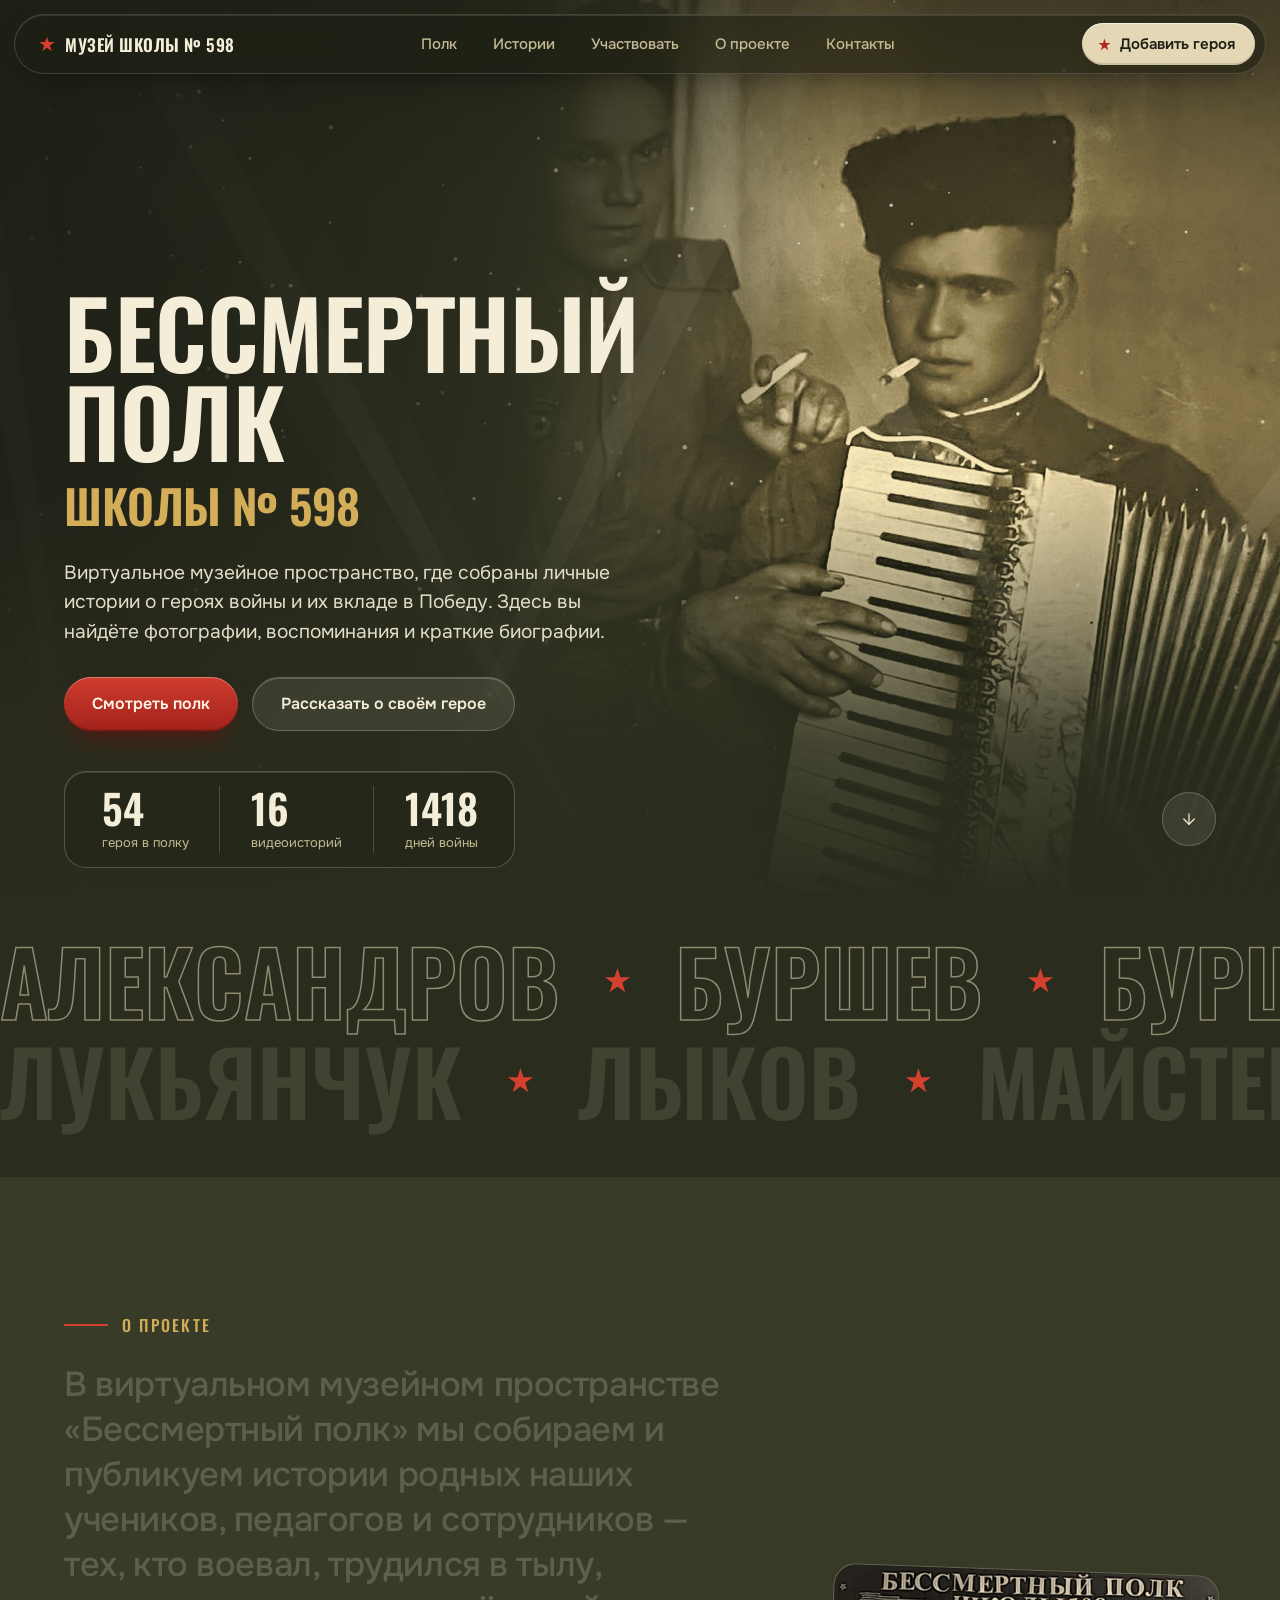
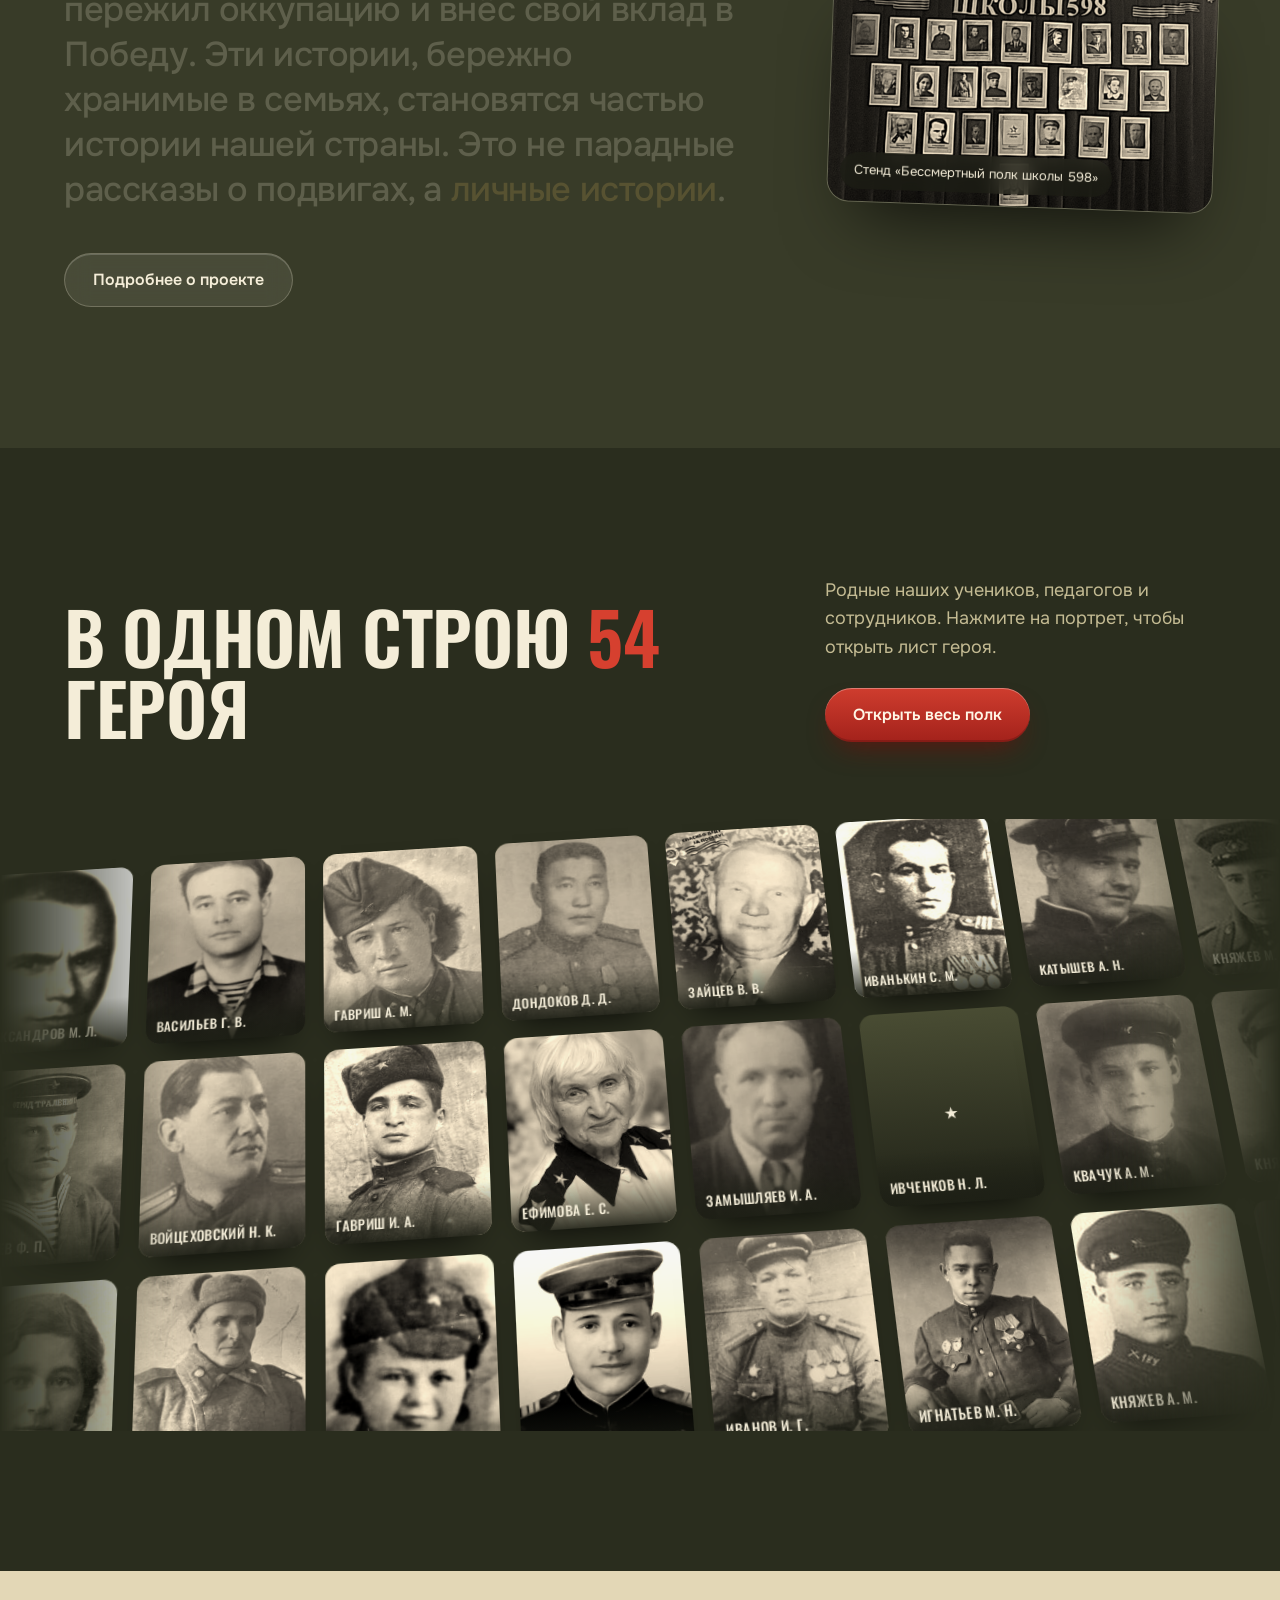
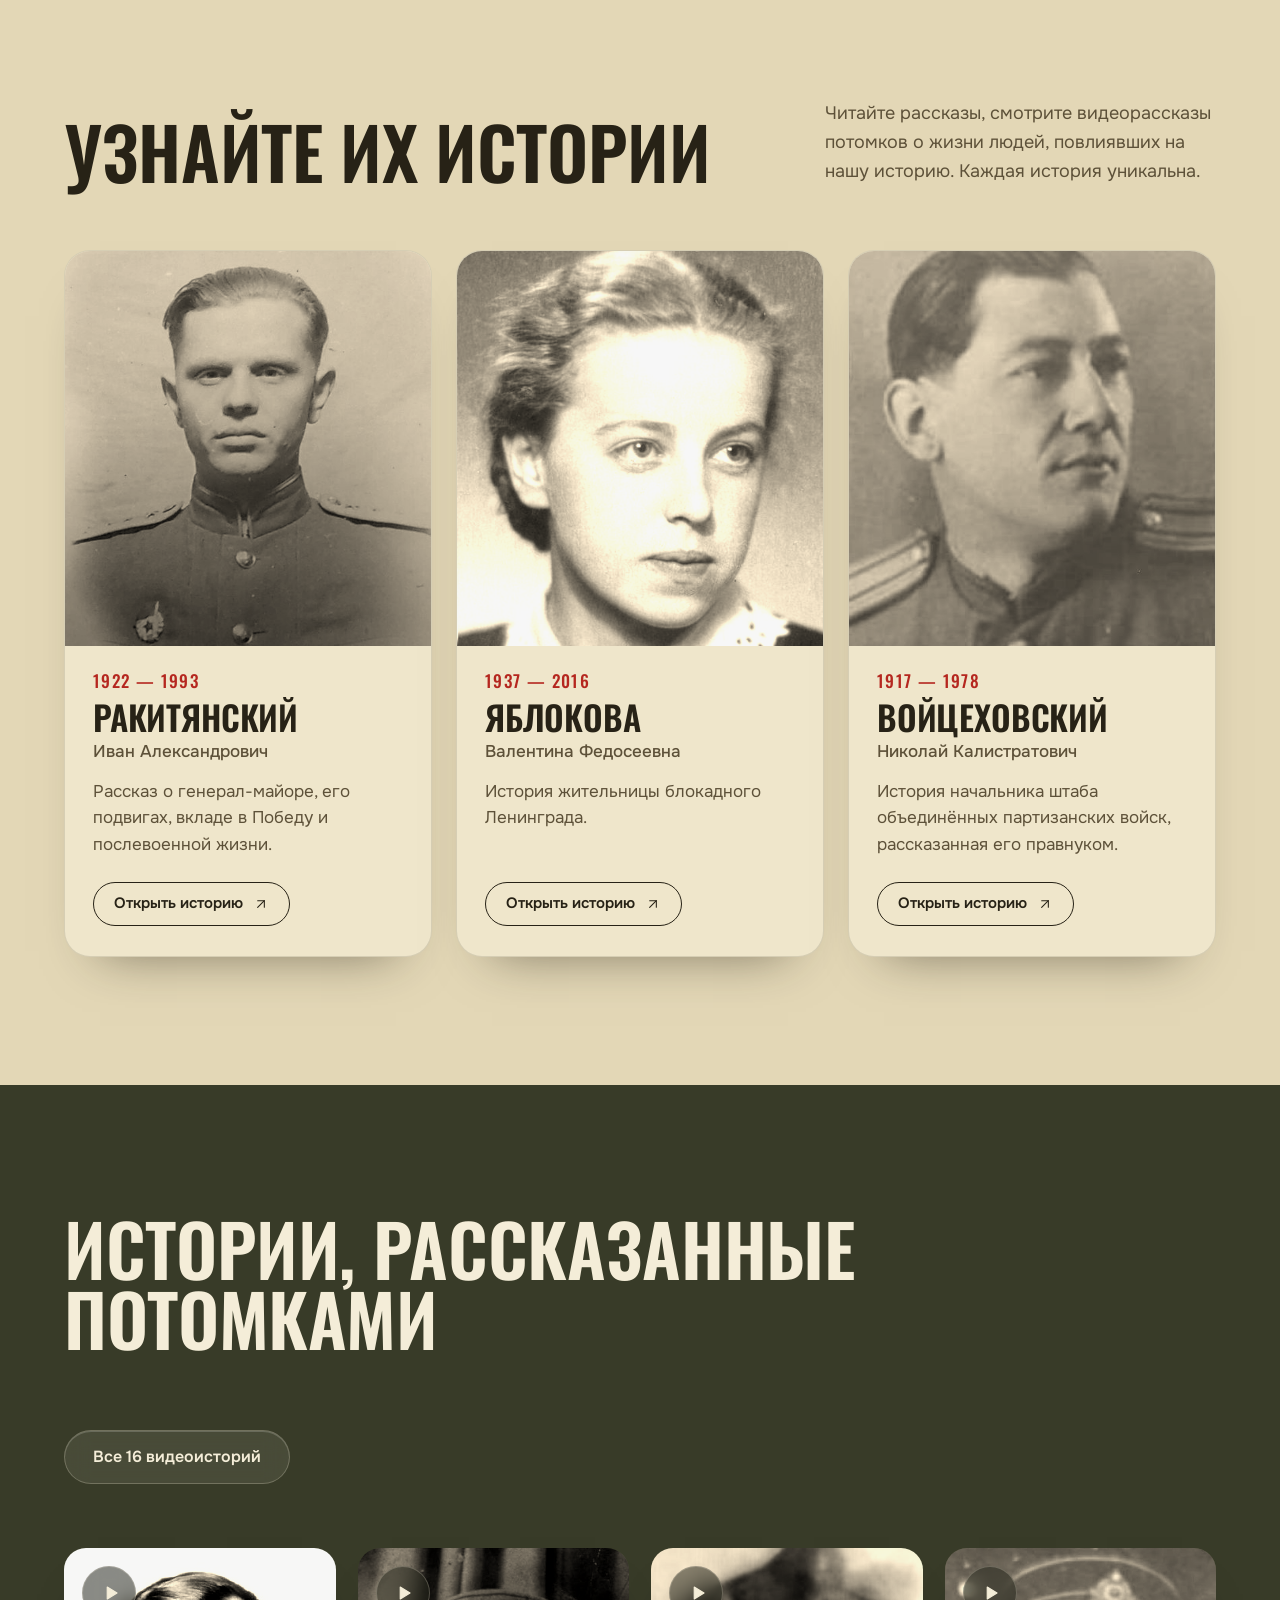
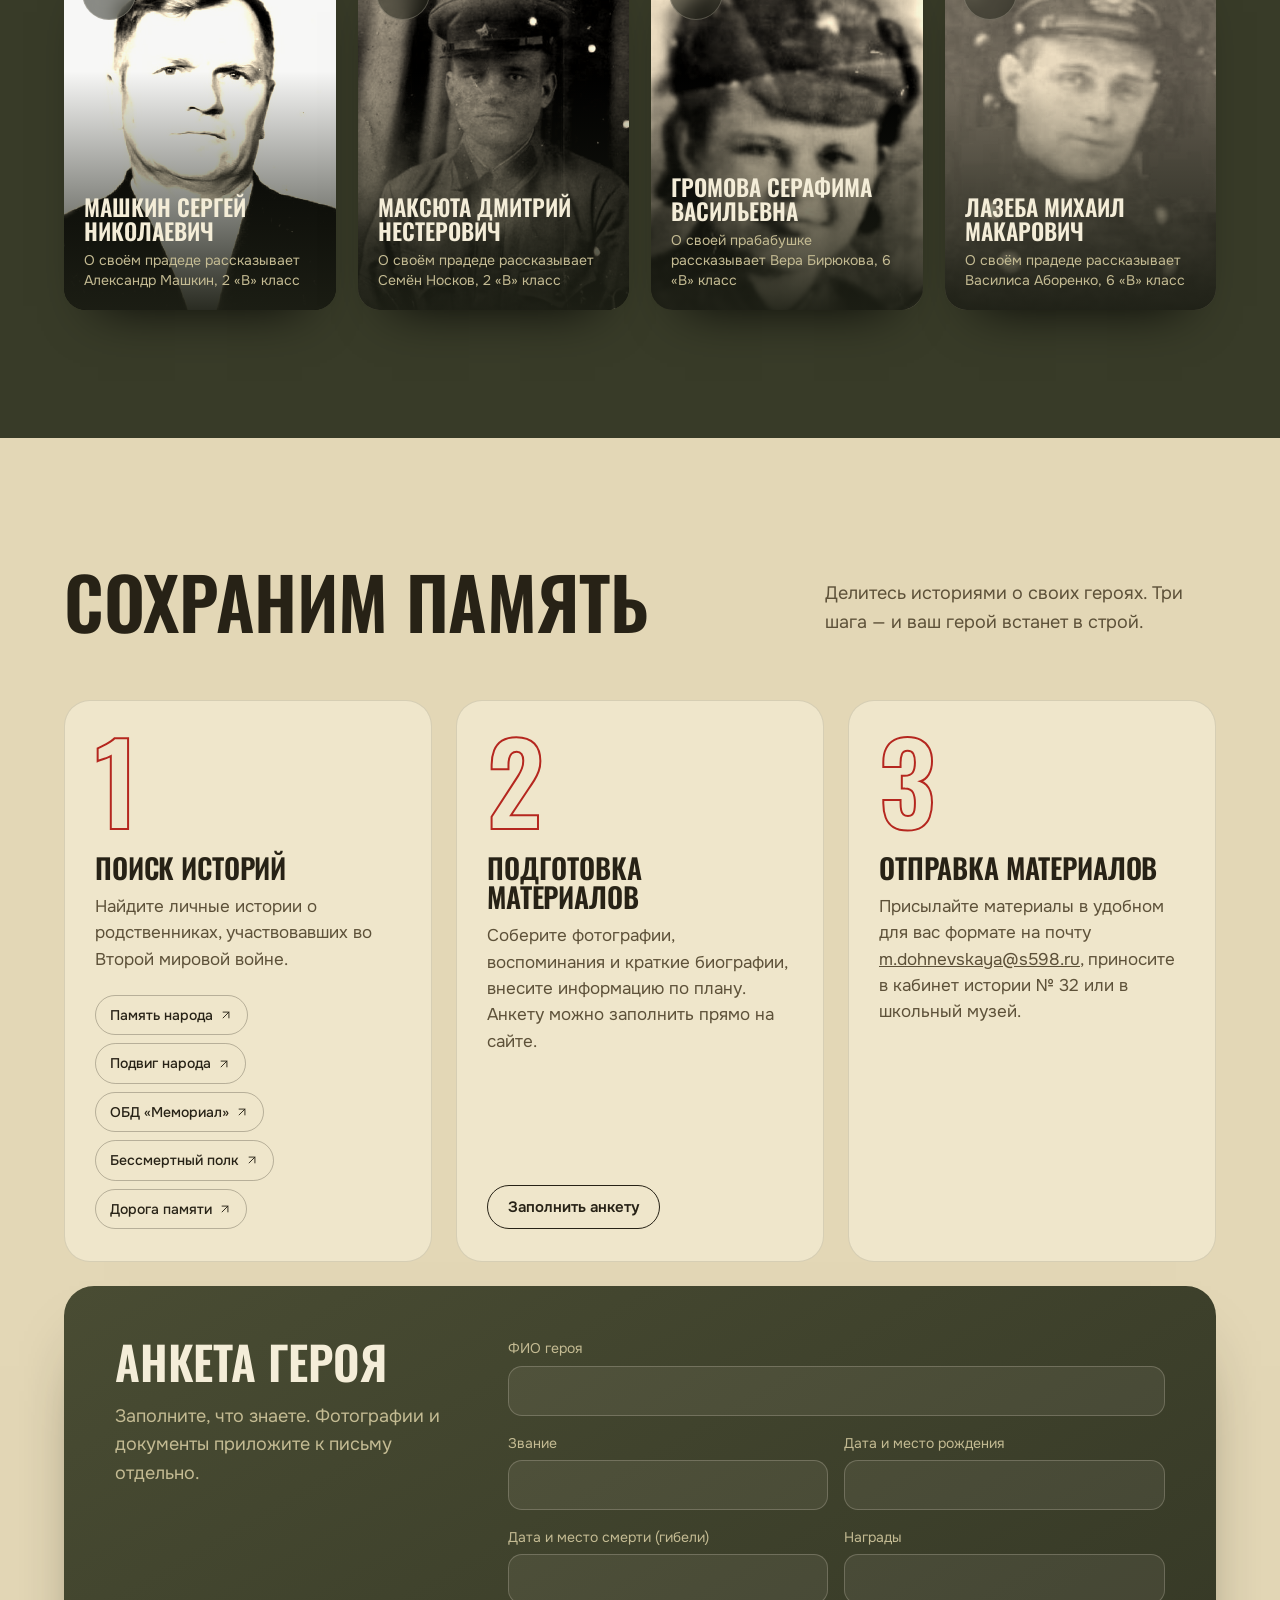
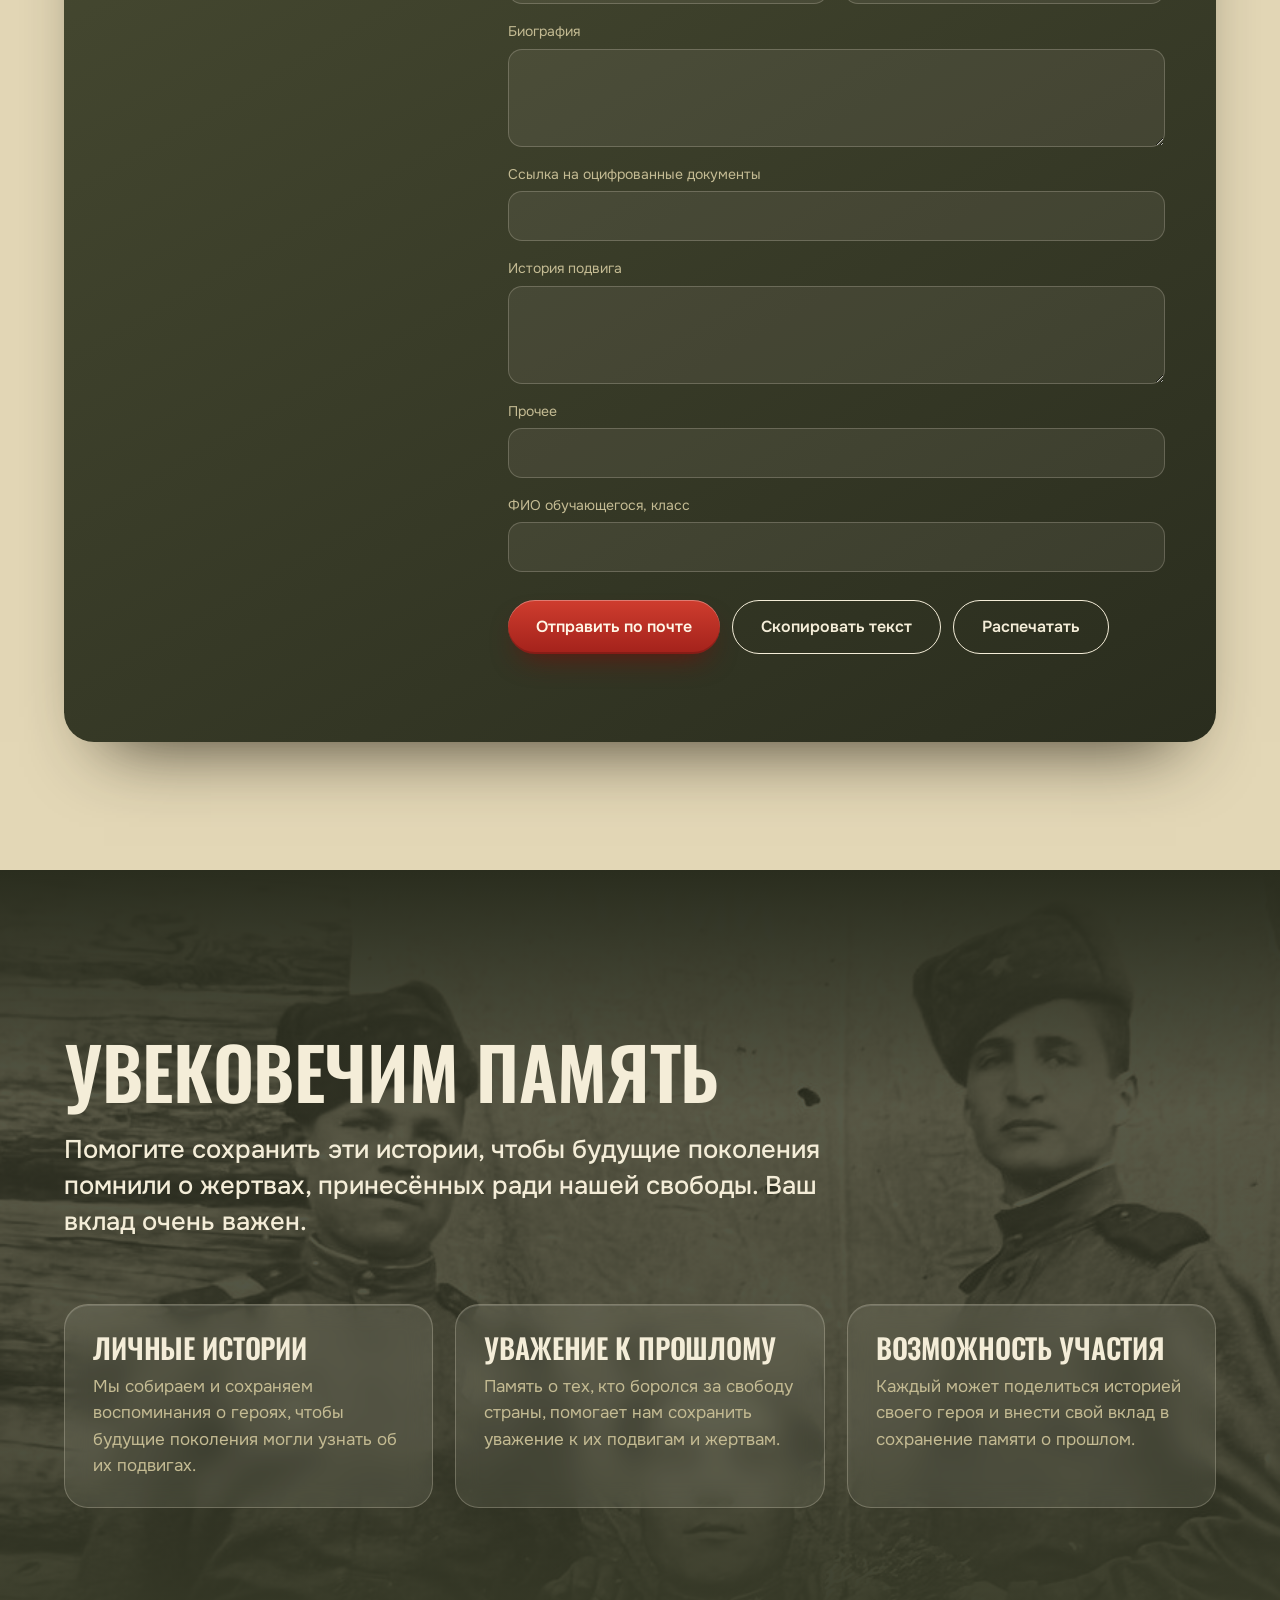
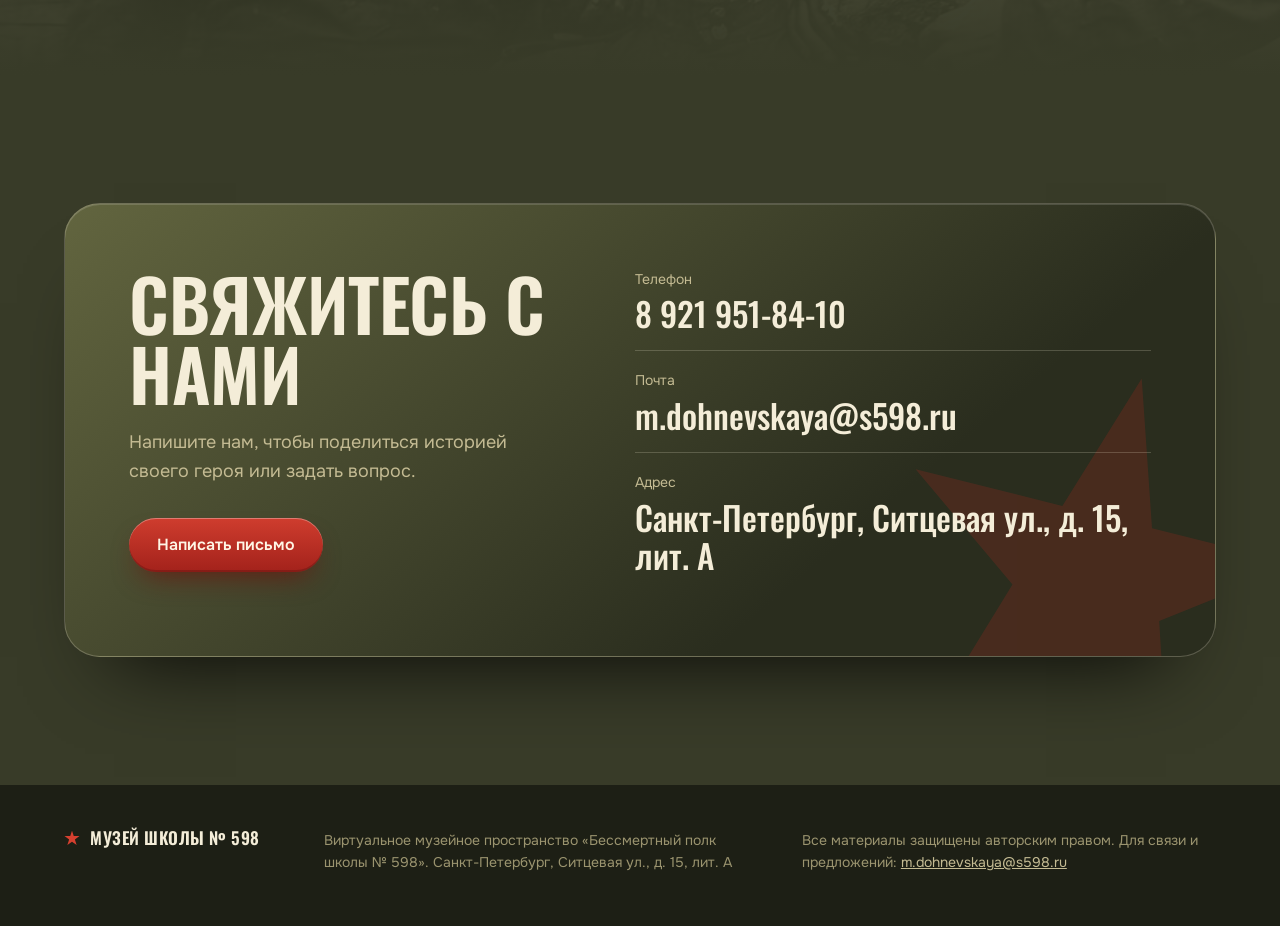
<file: index.html>
<!DOCTYPE html>
<html lang="ru">
<head>
  <meta charset="utf-8">
  <meta name="viewport" content="width=device-width, initial-scale=1">
  <title>Бессмертный полк школы №&nbsp;598 — музей школы</title>
  <meta name="description" content="Виртуальное музейное пространство школы №&nbsp;598: личные истории о героях войны и их вкладе в Победу. Фотографии, воспоминания и краткие биографии.">
  <meta property="og:title" content="Бессмертный полк школы №&nbsp;598 — музей школы">
  <meta property="og:description" content="Виртуальное музейное пространство школы №&nbsp;598: личные истории о героях войны и их вкладе в Победу. Фотографии, воспоминания и краткие биографии.">
  <meta property="og:type" content="website">
  <meta property="og:image" content="img/photos/stend-598.jpg">
  <meta name="theme-color" content="#3a3d29">
  <link rel="icon" href="img/star.svg" type="image/svg+xml">
  <link rel="preload" href="fonts/oswald-cyr.woff2" as="font" type="font/woff2" crossorigin>
  <link rel="preload" href="fonts/onest-cyr.woff2" as="font" type="font/woff2" crossorigin>
  <link rel="stylesheet" href="css/style.css">
  <script>document.documentElement.className = 'js';</script>
</head>
<body class="p-home">
  <div class="progress" aria-hidden="true"><i></i></div>
  <header class="top" id="top">
    <a class="brand" href="index.html"><svg class="star" viewBox="0 0 100 100" aria-hidden="true"><polygon points="50,4 61,38 97,38 68,59 79,94 50,73 21,94 32,59 3,38 39,38" fill="currentColor"/></svg><span>Музей школы №&nbsp;598</span></a>
    <nav class="nav" id="nav" aria-label="Разделы сайта"><a href="polk.html">Полк</a><a href="stories.html">Истории</a><a href="index.html#uchastie">Участвовать</a><a href="about.html">О проекте</a><a href="index.html#kontakty">Контакты</a></nav>
    <a class="top__cta" href="index.html#uchastie"><svg class="star" viewBox="0 0 100 100" aria-hidden="true"><polygon points="50,4 61,38 97,38 68,59 79,94 50,73 21,94 32,59 3,38 39,38" fill="currentColor"/></svg><span>Добавить героя</span></a>
    <button class="menu-btn" type="button" aria-expanded="false" aria-controls="nav" aria-label="Меню"><i></i><i></i></button>
  </header>

  <main id="main">
    <section class="hero" id="hero">
      <div class="hero__photo"><img src="img/photos/hero.jpg" alt="" width="1920" height="1365" fetchpriority="high"></div>
      <canvas class="hero__scene" id="scene" aria-hidden="true"></canvas>
      <div class="wrap hero__in">
        <h1><span class="ln"><span>Бессмертный</span></span><span class="ln"><span>полк</span></span><span class="ln ln--sub"><span>школы №&nbsp;598</span></span></h1>
        <p class="lead">Виртуальное музейное пространство, где собраны личные истории о героях войны и их вкладе в Победу. Здесь вы найдёте фотографии, воспоминания и краткие биографии.</p>
        <div class="acts">
          <a class="btn btn--main" href="polk.html">Смотреть полк</a>
          <a class="btn btn--glass" href="#uchastie">Рассказать о своём герое</a>
        </div>
      </div>
      <div class="wrap hero__foot">
        <dl class="stats">
          <div><dt>героя в полку</dt><dd data-count="54">54</dd></div>
          <div><dt>видеоисторий</dt><dd data-count="16">16</dd></div>
          <div><dt>дней войны</dt><dd data-count="1418">1418</dd></div>
        </dl>
        <a class="scroll" href="#o-proekte" aria-label="Листать вниз"><svg class="i" viewBox="0 0 24 24" fill="none" stroke="currentColor" stroke-width="1.6" stroke-linecap="round" stroke-linejoin="round" aria-hidden="true"><path d="M12 5v14"/><path d="m19 12-7 7-7-7"/></svg></a>
      </div>
    </section>

    <div class="tape" aria-hidden="true">
      <div class="tape__row "><span>Александров</span><svg class="star" viewBox="0 0 100 100" aria-hidden="true"><polygon points="50,4 61,38 97,38 68,59 79,94 50,73 21,94 32,59 3,38 39,38" fill="currentColor"/></svg><span>Буршев</span><svg class="star" viewBox="0 0 100 100" aria-hidden="true"><polygon points="50,4 61,38 97,38 68,59 79,94 50,73 21,94 32,59 3,38 39,38" fill="currentColor"/></svg><span>Буршева</span><svg class="star" viewBox="0 0 100 100" aria-hidden="true"><polygon points="50,4 61,38 97,38 68,59 79,94 50,73 21,94 32,59 3,38 39,38" fill="currentColor"/></svg><span>Васильев</span><svg class="star" viewBox="0 0 100 100" aria-hidden="true"><polygon points="50,4 61,38 97,38 68,59 79,94 50,73 21,94 32,59 3,38 39,38" fill="currentColor"/></svg><span>Войцеховский</span><svg class="star" viewBox="0 0 100 100" aria-hidden="true"><polygon points="50,4 61,38 97,38 68,59 79,94 50,73 21,94 32,59 3,38 39,38" fill="currentColor"/></svg><span>Гавриш</span><svg class="star" viewBox="0 0 100 100" aria-hidden="true"><polygon points="50,4 61,38 97,38 68,59 79,94 50,73 21,94 32,59 3,38 39,38" fill="currentColor"/></svg><span>Громова</span><svg class="star" viewBox="0 0 100 100" aria-hidden="true"><polygon points="50,4 61,38 97,38 68,59 79,94 50,73 21,94 32,59 3,38 39,38" fill="currentColor"/></svg><span>Дондоков</span><svg class="star" viewBox="0 0 100 100" aria-hidden="true"><polygon points="50,4 61,38 97,38 68,59 79,94 50,73 21,94 32,59 3,38 39,38" fill="currentColor"/></svg><span>Ефимова</span><svg class="star" viewBox="0 0 100 100" aria-hidden="true"><polygon points="50,4 61,38 97,38 68,59 79,94 50,73 21,94 32,59 3,38 39,38" fill="currentColor"/></svg><span>Жевтун</span><svg class="star" viewBox="0 0 100 100" aria-hidden="true"><polygon points="50,4 61,38 97,38 68,59 79,94 50,73 21,94 32,59 3,38 39,38" fill="currentColor"/></svg><span>Зайцев</span><svg class="star" viewBox="0 0 100 100" aria-hidden="true"><polygon points="50,4 61,38 97,38 68,59 79,94 50,73 21,94 32,59 3,38 39,38" fill="currentColor"/></svg><span>Замышляев</span><svg class="star" viewBox="0 0 100 100" aria-hidden="true"><polygon points="50,4 61,38 97,38 68,59 79,94 50,73 21,94 32,59 3,38 39,38" fill="currentColor"/></svg><span>Иванов</span><svg class="star" viewBox="0 0 100 100" aria-hidden="true"><polygon points="50,4 61,38 97,38 68,59 79,94 50,73 21,94 32,59 3,38 39,38" fill="currentColor"/></svg><span>Иванькин</span><svg class="star" viewBox="0 0 100 100" aria-hidden="true"><polygon points="50,4 61,38 97,38 68,59 79,94 50,73 21,94 32,59 3,38 39,38" fill="currentColor"/></svg><span>Ивченков</span><svg class="star" viewBox="0 0 100 100" aria-hidden="true"><polygon points="50,4 61,38 97,38 68,59 79,94 50,73 21,94 32,59 3,38 39,38" fill="currentColor"/></svg><span>Игнатьев</span><svg class="star" viewBox="0 0 100 100" aria-hidden="true"><polygon points="50,4 61,38 97,38 68,59 79,94 50,73 21,94 32,59 3,38 39,38" fill="currentColor"/></svg><span>Катышев</span><svg class="star" viewBox="0 0 100 100" aria-hidden="true"><polygon points="50,4 61,38 97,38 68,59 79,94 50,73 21,94 32,59 3,38 39,38" fill="currentColor"/></svg><span>Квачук</span><svg class="star" viewBox="0 0 100 100" aria-hidden="true"><polygon points="50,4 61,38 97,38 68,59 79,94 50,73 21,94 32,59 3,38 39,38" fill="currentColor"/></svg><span>Княжев</span><svg class="star" viewBox="0 0 100 100" aria-hidden="true"><polygon points="50,4 61,38 97,38 68,59 79,94 50,73 21,94 32,59 3,38 39,38" fill="currentColor"/></svg><span>Колесов</span><svg class="star" viewBox="0 0 100 100" aria-hidden="true"><polygon points="50,4 61,38 97,38 68,59 79,94 50,73 21,94 32,59 3,38 39,38" fill="currentColor"/></svg><span>Крахмаль</span><svg class="star" viewBox="0 0 100 100" aria-hidden="true"><polygon points="50,4 61,38 97,38 68,59 79,94 50,73 21,94 32,59 3,38 39,38" fill="currentColor"/></svg><span>Кучевасов</span><svg class="star" viewBox="0 0 100 100" aria-hidden="true"><polygon points="50,4 61,38 97,38 68,59 79,94 50,73 21,94 32,59 3,38 39,38" fill="currentColor"/></svg><span>Лазеба</span><svg class="star" viewBox="0 0 100 100" aria-hidden="true"><polygon points="50,4 61,38 97,38 68,59 79,94 50,73 21,94 32,59 3,38 39,38" fill="currentColor"/></svg></div>
      <div class="tape__row tape__row--rev"><span>Лукьянчук</span><svg class="star" viewBox="0 0 100 100" aria-hidden="true"><polygon points="50,4 61,38 97,38 68,59 79,94 50,73 21,94 32,59 3,38 39,38" fill="currentColor"/></svg><span>Лыков</span><svg class="star" viewBox="0 0 100 100" aria-hidden="true"><polygon points="50,4 61,38 97,38 68,59 79,94 50,73 21,94 32,59 3,38 39,38" fill="currentColor"/></svg><span>Майстер</span><svg class="star" viewBox="0 0 100 100" aria-hidden="true"><polygon points="50,4 61,38 97,38 68,59 79,94 50,73 21,94 32,59 3,38 39,38" fill="currentColor"/></svg><span>Максюта</span><svg class="star" viewBox="0 0 100 100" aria-hidden="true"><polygon points="50,4 61,38 97,38 68,59 79,94 50,73 21,94 32,59 3,38 39,38" fill="currentColor"/></svg><span>Машкин</span><svg class="star" viewBox="0 0 100 100" aria-hidden="true"><polygon points="50,4 61,38 97,38 68,59 79,94 50,73 21,94 32,59 3,38 39,38" fill="currentColor"/></svg><span>Меликян</span><svg class="star" viewBox="0 0 100 100" aria-hidden="true"><polygon points="50,4 61,38 97,38 68,59 79,94 50,73 21,94 32,59 3,38 39,38" fill="currentColor"/></svg><span>Митюков</span><svg class="star" viewBox="0 0 100 100" aria-hidden="true"><polygon points="50,4 61,38 97,38 68,59 79,94 50,73 21,94 32,59 3,38 39,38" fill="currentColor"/></svg><span>Михеев</span><svg class="star" viewBox="0 0 100 100" aria-hidden="true"><polygon points="50,4 61,38 97,38 68,59 79,94 50,73 21,94 32,59 3,38 39,38" fill="currentColor"/></svg><span>Михеева (Старикова)</span><svg class="star" viewBox="0 0 100 100" aria-hidden="true"><polygon points="50,4 61,38 97,38 68,59 79,94 50,73 21,94 32,59 3,38 39,38" fill="currentColor"/></svg><span>Новиков</span><svg class="star" viewBox="0 0 100 100" aria-hidden="true"><polygon points="50,4 61,38 97,38 68,59 79,94 50,73 21,94 32,59 3,38 39,38" fill="currentColor"/></svg><span>Парфенов</span><svg class="star" viewBox="0 0 100 100" aria-hidden="true"><polygon points="50,4 61,38 97,38 68,59 79,94 50,73 21,94 32,59 3,38 39,38" fill="currentColor"/></svg><span>Ракитянский</span><svg class="star" viewBox="0 0 100 100" aria-hidden="true"><polygon points="50,4 61,38 97,38 68,59 79,94 50,73 21,94 32,59 3,38 39,38" fill="currentColor"/></svg><span>Ринчинов</span><svg class="star" viewBox="0 0 100 100" aria-hidden="true"><polygon points="50,4 61,38 97,38 68,59 79,94 50,73 21,94 32,59 3,38 39,38" fill="currentColor"/></svg><span>Смирнов</span><svg class="star" viewBox="0 0 100 100" aria-hidden="true"><polygon points="50,4 61,38 97,38 68,59 79,94 50,73 21,94 32,59 3,38 39,38" fill="currentColor"/></svg><span>Стадник</span><svg class="star" viewBox="0 0 100 100" aria-hidden="true"><polygon points="50,4 61,38 97,38 68,59 79,94 50,73 21,94 32,59 3,38 39,38" fill="currentColor"/></svg><span>Телегин</span><svg class="star" viewBox="0 0 100 100" aria-hidden="true"><polygon points="50,4 61,38 97,38 68,59 79,94 50,73 21,94 32,59 3,38 39,38" fill="currentColor"/></svg><span>Торопов</span><svg class="star" viewBox="0 0 100 100" aria-hidden="true"><polygon points="50,4 61,38 97,38 68,59 79,94 50,73 21,94 32,59 3,38 39,38" fill="currentColor"/></svg><span>Трачук</span><svg class="star" viewBox="0 0 100 100" aria-hidden="true"><polygon points="50,4 61,38 97,38 68,59 79,94 50,73 21,94 32,59 3,38 39,38" fill="currentColor"/></svg><span>Федоров</span><svg class="star" viewBox="0 0 100 100" aria-hidden="true"><polygon points="50,4 61,38 97,38 68,59 79,94 50,73 21,94 32,59 3,38 39,38" fill="currentColor"/></svg><span>Цыденов</span><svg class="star" viewBox="0 0 100 100" aria-hidden="true"><polygon points="50,4 61,38 97,38 68,59 79,94 50,73 21,94 32,59 3,38 39,38" fill="currentColor"/></svg><span>Чарков</span><svg class="star" viewBox="0 0 100 100" aria-hidden="true"><polygon points="50,4 61,38 97,38 68,59 79,94 50,73 21,94 32,59 3,38 39,38" fill="currentColor"/></svg><span>Чистякова</span><svg class="star" viewBox="0 0 100 100" aria-hidden="true"><polygon points="50,4 61,38 97,38 68,59 79,94 50,73 21,94 32,59 3,38 39,38" fill="currentColor"/></svg><span>Широких</span><svg class="star" viewBox="0 0 100 100" aria-hidden="true"><polygon points="50,4 61,38 97,38 68,59 79,94 50,73 21,94 32,59 3,38 39,38" fill="currentColor"/></svg><span>Яблокова</span><svg class="star" viewBox="0 0 100 100" aria-hidden="true"><polygon points="50,4 61,38 97,38 68,59 79,94 50,73 21,94 32,59 3,38 39,38" fill="currentColor"/></svg></div>
    </div>

    <section class="about" id="o-proekte" aria-labelledby="about-h">
      <div class="wrap about__grid">
        <div>
          <h2 class="kicker" id="about-h">О проекте</h2>
          <p class="statement" id="statement">В виртуальном музейном пространстве «Бессмертный полк» мы собираем и публикуем истории родных наших учеников, педагогов и сотрудников — тех, кто воевал, трудился в тылу, пережил оккупацию и внёс свой вклад в Победу. Эти истории, бережно хранимые в семьях, становятся частью истории нашей страны. Это не парадные рассказы о подвигах, а <em>личные истории</em>.</p>
          <a class="btn btn--glass" href="about.html" data-r>Подробнее о проекте</a>
        </div>
        <figure class="shot" data-par="0.12" data-r>
          <img src="img/photos/stend-598.jpg" alt="Стенд с портретами героев и надписью «Бессмертный полк школы 598»" width="1126" height="690" loading="lazy" decoding="async">
          <figcaption>Стенд «Бессмертный полк школы 598»</figcaption>
        </figure>
      </div>
    </section>

    <section class="polk" id="polk" aria-labelledby="polk-h">
      <div class="wrap polk__head">
        <h2 id="polk-h" data-r>В одном строю <b>54</b> героя</h2>
        <div data-r style="--d:90ms">
          <p>Родные наших учеников, педагогов и сотрудников. Нажмите на портрет, чтобы открыть лист героя.</p>
          <a class="btn btn--main" href="polk.html">Открыть весь полк</a>
        </div>
      </div>
      <div class="wall" id="wall">
        <div class="wall__plane">
          <div class="wall__row" style="--dur:110s"><a class="wcard" href="polk.html#h6432303"><img src="img/heroes-s/6432303.jpg" alt="" width="240" height="300" decoding="async"><span>Александров М. Л.</span></a><a class="wcard" href="polk.html#h6366336"><img src="img/heroes-s/6366336.jpg" alt="" width="240" height="300" decoding="async"><span>Васильев Г. В.</span></a><a class="wcard" href="polk.html#h3130303"><img src="img/heroes-s/3130303.jpg" alt="" width="240" height="300" decoding="async"><span>Гавриш А. М.</span></a><a class="wcard" href="polk.html#h3837356"><img src="img/heroes-s/3837356.jpg" alt="" width="240" height="300" decoding="async"><span>Дондоков Д. Д.</span></a><a class="wcard" href="polk.html#h6262623"><img src="img/heroes-s/6262623.jpg" alt="" width="240" height="300" decoding="async"><span>Зайцев В. В.</span></a><a class="wcard" href="polk.html#h3466393"><img src="img/heroes-s/3466393.jpg" alt="" width="240" height="300" decoding="async"><span>Иванькин С. М.</span></a><a class="wcard" href="polk.html#h3864303"><img src="img/heroes-s/3864303.jpg" alt="" width="240" height="300" decoding="async"><span>Катышев А. Н.</span></a><a class="wcard" href="polk.html#h6561323"><img src="img/heroes-s/6561323.jpg" alt="" width="240" height="300" decoding="async"><span>Княжев М. М.</span></a><a class="wcard" href="polk.html#h3738633"><img src="img/heroes-s/3738633.jpg" alt="" width="240" height="300" decoding="async"><span>Колесов А. А.</span></a><a class="wcard" href="polk.html#h6462663"><img src="img/heroes-s/6462663.jpg" alt="" width="240" height="300" decoding="async"><span>Лазеба М. М.</span></a><a class="wcard" href="polk.html#h3439636"><img src="img/heroes-s/3439636.jpg" alt="" width="240" height="300" decoding="async"><span>Майстер Д. М.</span></a><a class="wcard" href="polk.html#h3139616"><img src="img/heroes-s/3139616.jpg" alt="" width="240" height="300" decoding="async"><span>Меликян М. В.</span></a><a class="wcard" href="polk.html#h3633613"><img src="img/heroes-s/3633613.jpg" alt="" width="240" height="300" decoding="async"><span>Михеева (Старикова) Н. М.</span></a><a class="wcard" href="polk.html#h6139643"><img src="img/heroes-s/6139643.jpg" alt="" width="240" height="300" decoding="async"><span>Ракитянский И. А.</span></a><a class="wcard" href="polk.html#h6666383"><img src="img/heroes-s/6666383.jpg" alt="" width="240" height="300" decoding="async"><span>Стадник А. Д.</span></a><a class="wcard" href="polk.html#h6331313"><img src="img/heroes-s/6331313.jpg" alt="" width="240" height="300" decoding="async"><span>Торопов И. Ф.</span></a><a class="wcard" href="polk.html#h3662316"><img src="img/heroes-s/3662316.jpg" alt="" width="240" height="300" decoding="async"><span>Федоров А. П.</span></a><a class="wcard" href="polk.html#h3539356"><img src="img/heroes-s/3539356.jpg" alt="" width="240" height="300" decoding="async"><span>Чистякова М. И.</span></a></div>
          <div class="wall__row" style="--dur:140s"><a class="wcard" href="polk.html#h6534383"><img src="img/heroes-s/6534383.jpg" alt="" width="240" height="300" decoding="async"><span>Буршев Ф. П.</span></a><a class="wcard" href="polk.html#h3034323"><img src="img/heroes-s/3034323.jpg" alt="" width="240" height="300" decoding="async"><span>Войцеховский Н. К.</span></a><a class="wcard" href="polk.html#h3363373"><img src="img/heroes-s/3363373.jpg" alt="" width="240" height="300" decoding="async"><span>Гавриш И. А.</span></a><a class="wcard" href="polk.html#h6230373"><img src="img/heroes-s/6230373.jpg" alt="" width="240" height="300" decoding="async"><span>Ефимова Е. С.</span></a><a class="wcard" href="polk.html#h6534343"><img src="img/heroes-s/6534343.jpg" alt="" width="240" height="300" decoding="async"><span>Замышляев И. А.</span></a><a class="wcard" href="polk.html#h6430633"><span class="noph"><svg class="star" viewBox="0 0 100 100" aria-hidden="true"><polygon points="50,4 61,38 97,38 68,59 79,94 50,73 21,94 32,59 3,38 39,38" fill="currentColor"/></svg></span><span>Ивченков Н. Л.</span></a><a class="wcard" href="polk.html#h6536343"><img src="img/heroes-s/6536343.jpg" alt="" width="240" height="300" decoding="async"><span>Квачук А. М.</span></a><a class="wcard" href="polk.html#h3739383"><img src="img/heroes-s/3739383.jpg" alt="" width="240" height="300" decoding="async"><span>Княжев Н. М.</span></a><a class="wcard" href="polk.html#h6262333"><img src="img/heroes-s/6262333.jpg" alt="" width="240" height="300" decoding="async"><span>Крахмаль А. Д.</span></a><a class="wcard" href="polk.html#h6237313"><img src="img/heroes-s/6237313.jpg" alt="" width="240" height="300" decoding="async"><span>Лукьянчук Ф. Ф.</span></a><a class="wcard" href="polk.html#h3031643"><img src="img/heroes-s/3031643.jpg" alt="" width="240" height="300" decoding="async"><span>Максюта Д. Н.</span></a><a class="wcard" href="polk.html#h3562656"><img src="img/heroes-s/3562656.jpg" alt="" width="240" height="300" decoding="async"><span>Митюков Д. П.</span></a><a class="wcard" href="polk.html#h3635336"><img src="img/heroes-s/3635336.jpg" alt="" width="240" height="300" decoding="async"><span>Новиков Т. О.</span></a><a class="wcard" href="polk.html#h6139356"><img src="img/heroes-s/6139356.jpg" alt="" width="240" height="300" decoding="async"><span>Ринчинов Ж.</span></a><a class="wcard" href="polk.html#h3833663"><img src="img/heroes-s/3833663.jpg" alt="" width="240" height="300" decoding="async"><span>Телегин А. Ф.</span></a><a class="wcard" href="polk.html#h3438373"><img src="img/heroes-s/3438373.jpg" alt="" width="240" height="300" decoding="async"><span>Торопов К. И.</span></a><a class="wcard" href="polk.html#h3931393"><img src="img/heroes-s/3931393.jpg" alt="" width="240" height="300" decoding="async"><span>Цыденов А. Ц.</span></a><a class="wcard" href="polk.html#h3133613"><img src="img/heroes-s/3133613.jpg" alt="" width="240" height="300" decoding="async"><span>Широких Д. М.</span></a></div>
          <div class="wall__row" style="--dur:120s"><a class="wcard" href="polk.html#h3532623"><img src="img/heroes-s/3532623.jpg" alt="" width="240" height="300" decoding="async"><span>Буршева А. П.</span></a><a class="wcard" href="polk.html#h6438343"><img src="img/heroes-s/6438343.jpg" alt="" width="240" height="300" decoding="async"><span>Гавриш А. А.</span></a><a class="wcard" href="polk.html#h6639306"><img src="img/heroes-s/6639306.jpg" alt="" width="240" height="300" decoding="async"><span>Громова С. В.</span></a><a class="wcard" href="polk.html#h6638396"><img src="img/heroes-s/6638396.jpg" alt="" width="240" height="300" decoding="async"><span>Жевтун И. Ф.</span></a><a class="wcard" href="polk.html#h6232396"><img src="img/heroes-s/6232396.jpg" alt="" width="240" height="300" decoding="async"><span>Иванов И. Г.</span></a><a class="wcard" href="polk.html#h3831343"><img src="img/heroes-s/3831343.jpg" alt="" width="240" height="300" decoding="async"><span>Игнатьев М. Н.</span></a><a class="wcard" href="polk.html#h3135613"><img src="img/heroes-s/3135613.jpg" alt="" width="240" height="300" decoding="async"><span>Княжев А. М.</span></a><a class="wcard" href="polk.html#h6431623"><img src="img/heroes-s/6431623.jpg" alt="" width="240" height="300" decoding="async"><span>Княжев П. М.</span></a><a class="wcard" href="polk.html#h3539303"><img src="img/heroes-s/3539303.jpg" alt="" width="240" height="300" decoding="async"><span>Кучевасов А. Е.</span></a><a class="wcard" href="polk.html#h3136613"><img src="img/heroes-s/3136613.jpg" alt="" width="240" height="300" decoding="async"><span>Лыков Г. Ф.</span></a><a class="wcard" href="polk.html#h6136383"><img src="img/heroes-s/6136383.jpg" alt="" width="240" height="300" decoding="async"><span>Машкин С. Н.</span></a><a class="wcard" href="polk.html#h3432613"><img src="img/heroes-s/3432613.jpg" alt="" width="240" height="300" decoding="async"><span>Михеев П. И.</span></a><a class="wcard" href="polk.html#h3164346"><img src="img/heroes-s/3164346.jpg" alt="" width="240" height="300" decoding="async"><span>Парфенов М. В.</span></a><a class="wcard" href="polk.html#h3034346"><img src="img/heroes-s/3034346.jpg" alt="" width="240" height="300" decoding="async"><span>Смирнов В. С.</span></a><a class="wcard" href="polk.html#h3437373"><img src="img/heroes-s/3437373.jpg" alt="" width="240" height="300" decoding="async"><span>Телегин И. А.</span></a><a class="wcard" href="polk.html#h3635333"><img src="img/heroes-s/3635333.jpg" alt="" width="240" height="300" decoding="async"><span>Трачук И. Н.</span></a><a class="wcard" href="polk.html#h6630633"><img src="img/heroes-s/6630633.jpg" alt="" width="240" height="300" decoding="async"><span>Чарков Т. Н.</span></a><a class="wcard" href="polk.html#h3031366"><img src="img/heroes-s/3031366.jpg" alt="" width="240" height="300" decoding="async"><span>Яблокова В. Ф.</span></a></div>
        </div>
      </div>
    </section>

    <section class="stories" id="istorii" aria-labelledby="ist-h">
      <div class="wrap">
        <header class="sh">
          <h2 id="ist-h" data-r>Узнайте их истории</h2>
          <p data-r style="--d:90ms">Читайте рассказы, смотрите видеорассказы потомков о жизни людей, повлиявших на нашу историю. Каждая история уникальна.</p>
        </header>
        <div class="feat">
          <article class="fcard" data-r style="--d:0ms">
            <div class="fcard__img"><img src="img/photos/rakityansky.jpg" alt="Ракитянский Иван Александрович" width="544" height="700" loading="lazy" decoding="async"></div>
            <div class="fcard__body">
              <p class="fcard__dates">1922 — 1993</p>
              <h3>Ракитянский<span>Иван Александрович</span></h3>
              <p>Рассказ о генерал-майоре, его подвигах, вкладе в Победу и послевоенной жизни.</p>
              <a class="btn btn--line btn--s" href="https://disk.yandex.ru/d/PzQLocSsiDlkIA" target="_blank" rel="noopener">Открыть историю<svg class="i" viewBox="0 0 24 24" fill="none" stroke="currentColor" stroke-width="1.6" stroke-linecap="round" stroke-linejoin="round" aria-hidden="true"><path d="M7 7h10v10"/><path d="M7 17 17 7"/></svg></a>
            </div>
          </article>
          <article class="fcard" data-r style="--d:90ms">
            <div class="fcard__img"><img src="img/photos/yablokova.jpg" alt="Яблокова Валентина Федосеевна" width="463" height="700" loading="lazy" decoding="async"></div>
            <div class="fcard__body">
              <p class="fcard__dates">1937 — 2016</p>
              <h3>Яблокова<span>Валентина Федосеевна</span></h3>
              <p>История жительницы блокадного Ленинграда.</p>
              <a class="btn btn--line btn--s" href="https://disk.yandex.ru/d/sMF9dtMQinpFlA" target="_blank" rel="noopener">Открыть историю<svg class="i" viewBox="0 0 24 24" fill="none" stroke="currentColor" stroke-width="1.6" stroke-linecap="round" stroke-linejoin="round" aria-hidden="true"><path d="M7 7h10v10"/><path d="M7 17 17 7"/></svg></a>
            </div>
          </article>
          <article class="fcard" data-r style="--d:180ms">
            <div class="fcard__img"><img src="img/heroes/3034323.jpg" alt="Войцеховский Николай Калистратович" width="480" height="600" loading="lazy" decoding="async"></div>
            <div class="fcard__body">
              <p class="fcard__dates">1917 — 1978</p>
              <h3>Войцеховский<span>Николай Калистратович</span></h3>
              <p>История начальника штаба объединённых партизанских войск, рассказанная его правнуком.</p>
              <a class="btn btn--line btn--s" href="https://disk.yandex.ru/d/FLoPd5VkxBr7IQ" target="_blank" rel="noopener">Открыть историю<svg class="i" viewBox="0 0 24 24" fill="none" stroke="currentColor" stroke-width="1.6" stroke-linecap="round" stroke-linejoin="round" aria-hidden="true"><path d="M7 7h10v10"/><path d="M7 17 17 7"/></svg></a>
            </div>
          </article>
        </div>
      </div>
    </section>

    <section class="videos" aria-labelledby="vid-h">
      <div class="wrap">
        <header class="sh sh--row">
          <h2 id="vid-h" data-r>Истории, рассказанные потомками</h2>
          <a class="btn btn--glass" href="stories.html" data-r style="--d:90ms">Все 16 видеоисторий</a>
        </header>
        <div class="vgrid">
          <a class="vcard vcard--1" href="https://vk.com/video-45270533_456239239" data-embed="https://vkvideo.ru/video_ext.php?oid=-45270533&amp;id=456239239&amp;hd=2&amp;autoplay=1" data-title="Машкин Сергей Николаевич" data-r style="--d:0ms">
            <span class="vcard__img"><span><img src="img/heroes/6136383.jpg" alt="" width="480" height="600" loading="lazy" decoding="async"></span></span>
            <span class="vcard__play"><svg class="i" viewBox="0 0 24 24" fill="none" stroke="currentColor" stroke-width="1.6" stroke-linecap="round" stroke-linejoin="round" aria-hidden="true"><polygon points="7 4 20 12 7 20 7 4" fill="currentColor"/></svg></span>
            <span class="vcard__txt"><b>Машкин Сергей Николаевич</b><small>О своём прадеде рассказывает Александр Машкин, 2 «В» класс</small></span>
          </a>
          <a class="vcard vcard--1" href="https://vk.com/video-45270533_456239235" data-embed="https://vkvideo.ru/video_ext.php?oid=-45270533&amp;id=456239235&amp;hd=2&amp;autoplay=1" data-title="Максюта Дмитрий Нестерович" data-r style="--d:70ms">
            <span class="vcard__img"><span><img src="img/heroes/3031643.jpg" alt="" width="480" height="600" loading="lazy" decoding="async"></span></span>
            <span class="vcard__play"><svg class="i" viewBox="0 0 24 24" fill="none" stroke="currentColor" stroke-width="1.6" stroke-linecap="round" stroke-linejoin="round" aria-hidden="true"><polygon points="7 4 20 12 7 20 7 4" fill="currentColor"/></svg></span>
            <span class="vcard__txt"><b>Максюта Дмитрий Нестерович</b><small>О своём прадеде рассказывает Семён Носков, 2 «В» класс</small></span>
          </a>
          <a class="vcard vcard--1" href="https://vk.com/video-45270533_456239234" data-embed="https://vkvideo.ru/video_ext.php?oid=-45270533&amp;id=456239234&amp;hd=2&amp;autoplay=1" data-title="Громова Серафима Васильевна" data-r style="--d:140ms">
            <span class="vcard__img"><span><img src="img/heroes/6639306.jpg" alt="" width="480" height="600" loading="lazy" decoding="async"></span></span>
            <span class="vcard__play"><svg class="i" viewBox="0 0 24 24" fill="none" stroke="currentColor" stroke-width="1.6" stroke-linecap="round" stroke-linejoin="round" aria-hidden="true"><polygon points="7 4 20 12 7 20 7 4" fill="currentColor"/></svg></span>
            <span class="vcard__txt"><b>Громова Серафима Васильевна</b><small>О своей прабабушке рассказывает Вера Бирюкова, 6 «В» класс</small></span>
          </a>
          <a class="vcard vcard--1" href="https://vk.com/video-45270533_456239233" data-embed="https://vkvideo.ru/video_ext.php?oid=-45270533&amp;id=456239233&amp;hd=2&amp;autoplay=1" data-title="Лазеба Михаил Макарович" data-r style="--d:210ms">
            <span class="vcard__img"><span><img src="img/heroes/6462663.jpg" alt="" width="480" height="600" loading="lazy" decoding="async"></span></span>
            <span class="vcard__play"><svg class="i" viewBox="0 0 24 24" fill="none" stroke="currentColor" stroke-width="1.6" stroke-linecap="round" stroke-linejoin="round" aria-hidden="true"><polygon points="7 4 20 12 7 20 7 4" fill="currentColor"/></svg></span>
            <span class="vcard__txt"><b>Лазеба Михаил Макарович</b><small>О своём прадеде рассказывает Василиса Аборенко, 6 «В» класс</small></span>
          </a>
        </div>
      </div>
    </section>

    <section class="join" id="uchastie" aria-labelledby="uch-h">
      <div class="wrap">
        <header class="sh">
          <h2 id="uch-h" data-r>Сохраним память</h2>
          <p data-r style="--d:90ms">Делитесь историями о своих героях. Три шага — и ваш герой встанет в строй.</p>
        </header>
        <ol class="steps">
          <li data-r>
            <span class="steps__n">1</span>
            <h3>Поиск историй</h3>
            <p>Найдите личные истории о родственниках, участвовавших во Второй мировой войне.</p>
            <div class="chips"><a href="https://pamyat-naroda.ru/" target="_blank" rel="noopener">Память народа<svg class="i" viewBox="0 0 24 24" fill="none" stroke="currentColor" stroke-width="1.6" stroke-linecap="round" stroke-linejoin="round" aria-hidden="true"><path d="M7 7h10v10"/><path d="M7 17 17 7"/></svg></a><a href="https://podvignaroda.ru/" target="_blank" rel="noopener">Подвиг народа<svg class="i" viewBox="0 0 24 24" fill="none" stroke="currentColor" stroke-width="1.6" stroke-linecap="round" stroke-linejoin="round" aria-hidden="true"><path d="M7 7h10v10"/><path d="M7 17 17 7"/></svg></a><a href="https://web.archive.org/web/20231123082813/https:/obd-memorial.ru/html/" target="_blank" rel="noopener">ОБД «Мемориал»<svg class="i" viewBox="0 0 24 24" fill="none" stroke="currentColor" stroke-width="1.6" stroke-linecap="round" stroke-linejoin="round" aria-hidden="true"><path d="M7 7h10v10"/><path d="M7 17 17 7"/></svg></a><a href="https://www.moypolk.ru/" target="_blank" rel="noopener">Бессмертный полк<svg class="i" viewBox="0 0 24 24" fill="none" stroke="currentColor" stroke-width="1.6" stroke-linecap="round" stroke-linejoin="round" aria-hidden="true"><path d="M7 7h10v10"/><path d="M7 17 17 7"/></svg></a><a href="https://1418museum.ru/" target="_blank" rel="noopener">Дорога памяти<svg class="i" viewBox="0 0 24 24" fill="none" stroke="currentColor" stroke-width="1.6" stroke-linecap="round" stroke-linejoin="round" aria-hidden="true"><path d="M7 7h10v10"/><path d="M7 17 17 7"/></svg></a></div>
          </li>
          <li data-r style="--d:100ms">
            <span class="steps__n">2</span>
            <h3>Подготовка материалов</h3>
            <p>Соберите фотографии, воспоминания и краткие биографии, внесите информацию по плану. Анкету можно заполнить прямо на сайте.</p>
            <a class="btn btn--line btn--s" href="#anketa">Заполнить анкету</a>
          </li>
          <li data-r style="--d:200ms">
            <span class="steps__n">3</span>
            <h3>Отправка материалов</h3>
            <p>Присылайте материалы в удобном для вас формате на почту <a href="mailto:m.dohnevskaya@s598.ru">m.dohnevskaya@s598.ru</a>, приносите в кабинет истории №&nbsp;32 или в школьный музей.</p>
          </li>
        </ol>
        <form class="anketa" id="anketa" data-mail="m.dohnevskaya@s598.ru" novalidate data-r>
          <div class="anketa__head">
            <h3>Анкета героя</h3>
            <p>Заполните, что знаете. Фотографии и документы приложите к письму отдельно.</p>
          </div>
          <div class="anketa__grid">
              <div class="fld fld--wide"><label for="f-fio">ФИО героя</label><input id="f-fio" name="fio" type="text" autocomplete="off" data-label="ФИО героя"></div>
              <div class="fld"><label for="f-rank">Звание</label><input id="f-rank" name="rank" type="text" autocomplete="off" data-label="Звание"></div>
              <div class="fld"><label for="f-born">Дата и место рождения</label><input id="f-born" name="born" type="text" autocomplete="off" data-label="Дата и место рождения"></div>
              <div class="fld"><label for="f-died">Дата и место смерти (гибели)</label><input id="f-died" name="died" type="text" autocomplete="off" data-label="Дата и место смерти (гибели)"></div>
              <div class="fld"><label for="f-awards">Награды</label><input id="f-awards" name="awards" type="text" autocomplete="off" data-label="Награды"></div>
              <div class="fld fld--wide"><label for="f-bio">Биография</label><textarea id="f-bio" name="bio" rows="3" data-label="Биография"></textarea></div>
              <div class="fld fld--wide"><label for="f-docs">Ссылка на оцифрованные документы</label><input id="f-docs" name="docs" type="text" autocomplete="off" data-label="Ссылка на оцифрованные документы"></div>
              <div class="fld fld--wide"><label for="f-feat">История подвига</label><textarea id="f-feat" name="feat" rows="3" data-label="История подвига"></textarea></div>
              <div class="fld fld--wide"><label for="f-other">Прочее</label><input id="f-other" name="other" type="text" autocomplete="off" data-label="Прочее"></div>
              <div class="fld fld--wide"><label for="f-pupil">ФИО обучающегося, класс</label><input id="f-pupil" name="pupil" type="text" autocomplete="off" data-label="ФИО обучающегося, класс"></div>
          </div>
          <div class="anketa__acts">
            <button class="btn btn--main" type="submit">Отправить по почте</button>
            <button class="btn btn--line" type="button" data-act="copy">Скопировать текст</button>
            <button class="btn btn--line" type="button" data-act="print">Распечатать</button>
            <p class="anketa__note" id="anketa-note" aria-live="polite"></p>
          </div>
        </form>
      </div>
    </section>

    <section class="memory" id="pamyat" aria-labelledby="pam-h">
      <div class="memory__bg" data-par="0.18"><img src="img/photos/privet-iz-armii.jpg" alt="" width="891" height="833" loading="lazy" decoding="async"></div>
      <div class="wrap">
        <h2 id="pam-h" data-r>Увековечим память</h2>
        <p class="memory__lead" data-r style="--d:90ms">Помогите сохранить эти истории, чтобы будущие поколения помнили о жертвах, принесённых ради нашей свободы. Ваш вклад очень важен.</p>
        <div class="tenets">
          <div class="glass" data-r><h3>Личные истории</h3><p>Мы собираем и сохраняем воспоминания о героях, чтобы будущие поколения могли узнать об их подвигах.</p></div>
          <div class="glass" data-r style="--d:100ms"><h3>Уважение к прошлому</h3><p>Память о тех, кто боролся за свободу страны, помогает нам сохранить уважение к их подвигам и жертвам.</p></div>
          <div class="glass" data-r style="--d:200ms"><h3>Возможность участия</h3><p>Каждый может поделиться историей своего героя и внести свой вклад в сохранение памяти о прошлом.</p></div>
        </div>
      </div>
    </section>

    <section class="contact" id="kontakty" aria-labelledby="kon-h">
      <div class="wrap">
        <div class="contact__card" data-r>
          <div>
            <h2 id="kon-h">Свяжитесь с нами</h2>
            <p>Напишите нам, чтобы поделиться историей своего героя или задать вопрос.</p>
            <a class="btn btn--main" href="mailto:m.dohnevskaya@s598.ru">Написать письмо</a>
          </div>
          <dl>
            <div><dt>Телефон</dt><dd><a href="tel:+79219518410">8 921 951-84-10</a></dd></div>
            <div><dt>Почта</dt><dd><a href="mailto:m.dohnevskaya@s598.ru">m.dohnevskaya@s598.ru</a></dd></div>
            <div><dt>Адрес</dt><dd>Санкт-Петербург, Ситцевая ул., д. 15, лит. А</dd></div>
          </dl>
        </div>
      </div>
    </section>
  </main>

  <footer class="foot">
    <div class="wrap foot__in">
      <a class="brand" href="index.html"><svg class="star" viewBox="0 0 100 100" aria-hidden="true"><polygon points="50,4 61,38 97,38 68,59 79,94 50,73 21,94 32,59 3,38 39,38" fill="currentColor"/></svg><span>Музей школы №&nbsp;598</span></a>
      <p>Виртуальное музейное пространство «Бессмертный полк школы №&nbsp;598». Санкт-Петербург, Ситцевая ул., д. 15, лит. А</p>
      <p>Все материалы защищены авторским правом. Для связи и предложений: <a href="mailto:m.dohnevskaya@s598.ru">m.dohnevskaya@s598.ru</a></p>
    </div>
  </footer>

  <dialog class="v" id="video-view" aria-label="Видеоистория">
    <div class="v__in">
      <div class="v__bar"><p class="v__title"><span class="v__name"></span></p><button class="ib" type="button" data-act="close" aria-label="Закрыть"><svg class="i" viewBox="0 0 24 24" fill="none" stroke="currentColor" stroke-width="1.6" stroke-linecap="round" stroke-linejoin="round" aria-hidden="true"><path d="M18 6 6 18"/><path d="m6 6 12 12"/></svg></button></div>
      <div class="v__stage"><div class="v__frame"></div></div>
      <div class="v__foot"><p>Если видео не запускается, <a href="#" target="_blank" rel="noopener">откройте его во ВКонтакте</a></p></div>
    </div>
  </dialog>
  <script src="js/main.js" defer></script>
</body>
</html>
</file>
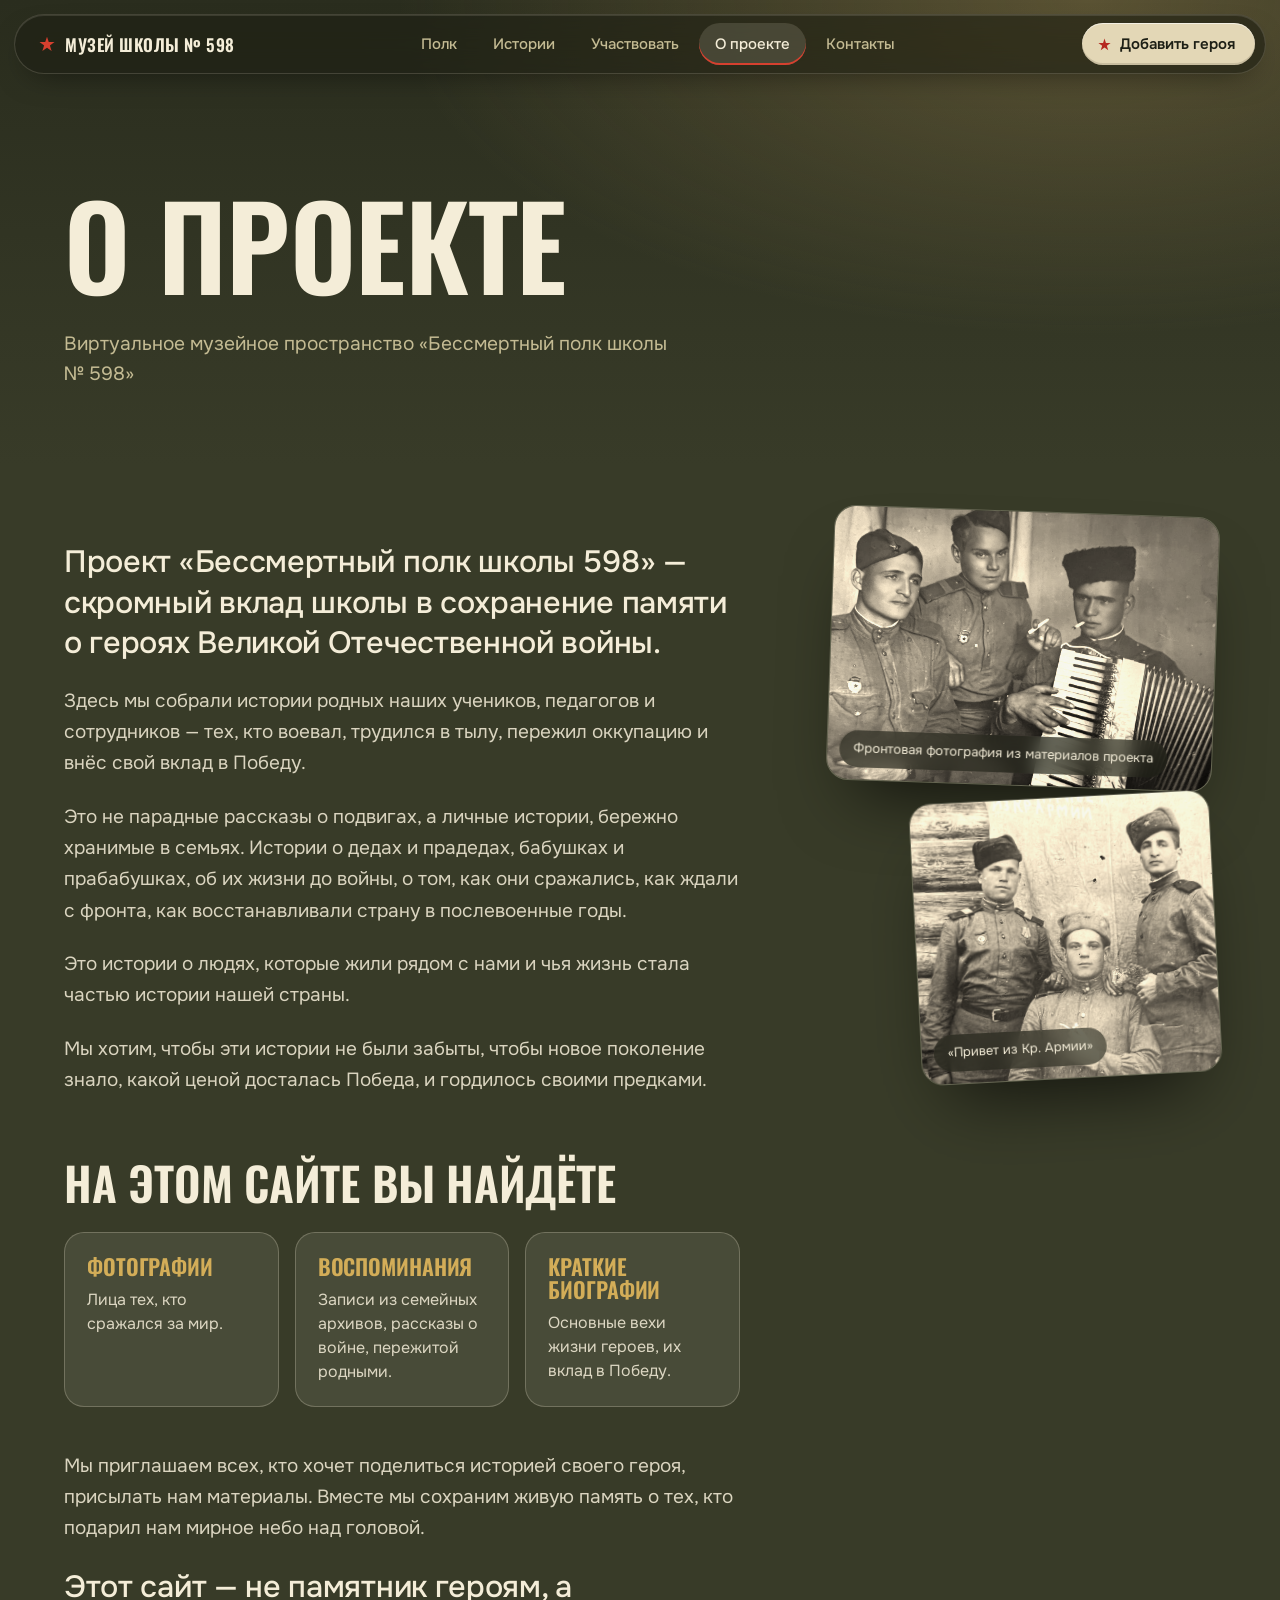
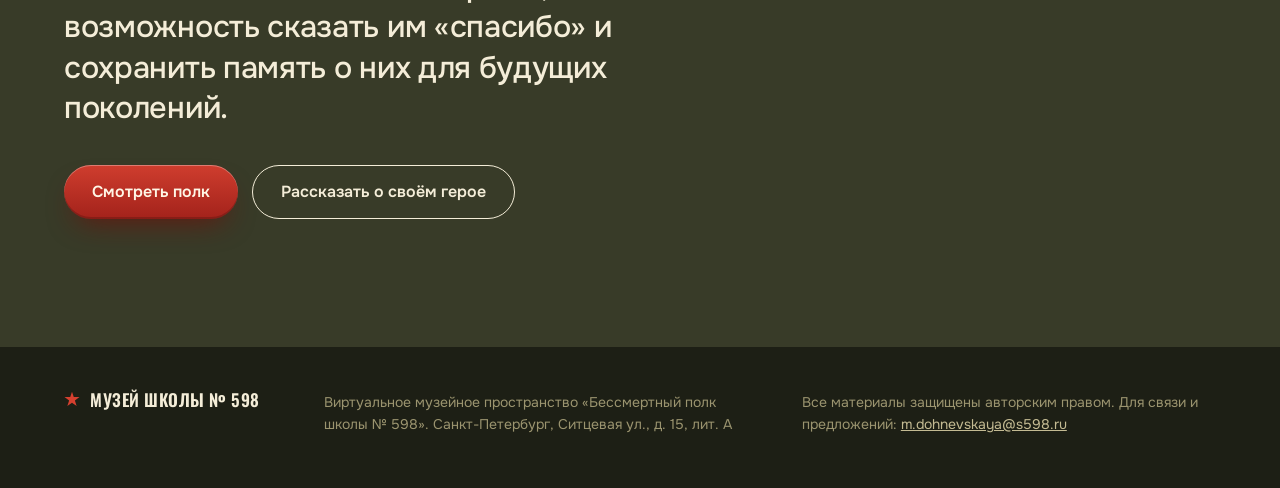
<file: about.html>
<!DOCTYPE html>
<html lang="ru">
<head>
  <meta charset="utf-8">
  <meta name="viewport" content="width=device-width, initial-scale=1">
  <title>О проекте — Бессмертный полк школы №&nbsp;598</title>
  <meta name="description" content="Проект «Бессмертный полк школы 598» — вклад школы в сохранение памяти о героях Великой Отечественной войны.">
  <meta property="og:title" content="О проекте — Бессмертный полк школы №&nbsp;598">
  <meta property="og:description" content="Проект «Бессмертный полк школы 598» — вклад школы в сохранение памяти о героях Великой Отечественной войны.">
  <meta property="og:type" content="website">
  <meta property="og:image" content="img/photos/stend-598.jpg">
  <meta name="theme-color" content="#3a3d29">
  <link rel="icon" href="img/star.svg" type="image/svg+xml">
  <link rel="preload" href="fonts/oswald-cyr.woff2" as="font" type="font/woff2" crossorigin>
  <link rel="preload" href="fonts/onest-cyr.woff2" as="font" type="font/woff2" crossorigin>
  <link rel="stylesheet" href="css/style.css">
  <script>document.documentElement.className = 'js';</script>
</head>
<body class="p-about">
  <div class="progress" aria-hidden="true"><i></i></div>
  <header class="top" id="top">
    <a class="brand" href="index.html"><svg class="star" viewBox="0 0 100 100" aria-hidden="true"><polygon points="50,4 61,38 97,38 68,59 79,94 50,73 21,94 32,59 3,38 39,38" fill="currentColor"/></svg><span>Музей школы №&nbsp;598</span></a>
    <nav class="nav" id="nav" aria-label="Разделы сайта"><a href="polk.html">Полк</a><a href="stories.html">Истории</a><a href="index.html#uchastie">Участвовать</a><a href="about.html" aria-current="page">О проекте</a><a href="index.html#kontakty">Контакты</a></nav>
    <a class="top__cta" href="index.html#uchastie"><svg class="star" viewBox="0 0 100 100" aria-hidden="true"><polygon points="50,4 61,38 97,38 68,59 79,94 50,73 21,94 32,59 3,38 39,38" fill="currentColor"/></svg><span>Добавить героя</span></a>
    <button class="menu-btn" type="button" aria-expanded="false" aria-controls="nav" aria-label="Меню"><i></i><i></i></button>
  </header>

  <main id="main">
    <section class="phero">
      <div class="wrap">
        <h1><span class="ln"><span>О проекте</span></span></h1>
        <p class="lead">Виртуальное музейное пространство «Бессмертный полк школы №&nbsp;598»</p>
      </div>
    </section>
    <section class="prose-sec">
      <div class="wrap prose-grid">
        <div class="prose">
          <p class="prose__big" data-r>Проект «Бессмертный полк школы 598» — скромный вклад школы в сохранение памяти о героях Великой Отечественной войны.</p>
          <p data-r>Здесь мы собрали истории родных наших учеников, педагогов и сотрудников — тех, кто воевал, трудился в тылу, пережил оккупацию и внёс свой вклад в Победу.</p>
          <p data-r>Это не парадные рассказы о подвигах, а личные истории, бережно хранимые в семьях. Истории о дедах и прадедах, бабушках и прабабушках, об их жизни до войны, о том, как они сражались, как ждали с фронта, как восстанавливали страну в послевоенные годы.</p>
          <p data-r>Это истории о людях, которые жили рядом с нами и чья жизнь стала частью истории нашей страны.</p>
          <p data-r>Мы хотим, чтобы эти истории не были забыты, чтобы новое поколение знало, какой ценой досталась Победа, и гордилось своими предками.</p>
          <h2 data-r>На этом сайте вы найдёте</h2>
          <div class="finds">
            <div data-r><h3>Фотографии</h3><p>Лица тех, кто сражался за мир.</p></div>
            <div data-r style="--d:100ms"><h3>Воспоминания</h3><p>Записи из семейных архивов, рассказы о войне, пережитой родными.</p></div>
            <div data-r style="--d:200ms"><h3>Краткие биографии</h3><p>Основные вехи жизни героев, их вклад в Победу.</p></div>
          </div>
          <p data-r>Мы приглашаем всех, кто хочет поделиться историей своего героя, присылать нам материалы. Вместе мы сохраним живую память о тех, кто подарил нам мирное небо над головой.</p>
          <p class="prose__big" data-r>Этот сайт — не памятник героям, а возможность сказать им «спасибо» и сохранить память о них для будущих поколений.</p>
          <div class="acts" data-r>
            <a class="btn btn--main" href="polk.html">Смотреть полк</a>
            <a class="btn btn--line" href="index.html#uchastie">Рассказать о своём герое</a>
          </div>
        </div>
        <div class="prose-side">
          <figure class="shot" data-r data-par="0.08">
            <img src="img/photos/garmon.jpg" alt="Трое молодых солдат, один держит аккордеон" width="1280" height="910" loading="lazy" decoding="async">
            <figcaption>Фронтовая фотография из материалов проекта</figcaption>
          </figure>
          <figure class="shot" data-r data-par="0.14">
            <img src="img/photos/privet-iz-armii.jpg" alt="Трое красноармейцев, на фотографии надпись «Привет из Кр. Армии»" width="891" height="833" loading="lazy" decoding="async">
            <figcaption>«Привет из Кр. Армии»</figcaption>
          </figure>
        </div>
      </div>
    </section>
  </main>

  <footer class="foot">
    <div class="wrap foot__in">
      <a class="brand" href="index.html"><svg class="star" viewBox="0 0 100 100" aria-hidden="true"><polygon points="50,4 61,38 97,38 68,59 79,94 50,73 21,94 32,59 3,38 39,38" fill="currentColor"/></svg><span>Музей школы №&nbsp;598</span></a>
      <p>Виртуальное музейное пространство «Бессмертный полк школы №&nbsp;598». Санкт-Петербург, Ситцевая ул., д. 15, лит. А</p>
      <p>Все материалы защищены авторским правом. Для связи и предложений: <a href="mailto:m.dohnevskaya@s598.ru">m.dohnevskaya@s598.ru</a></p>
    </div>
  </footer>

  <script src="js/main.js" defer></script>
</body>
</html>
</file>
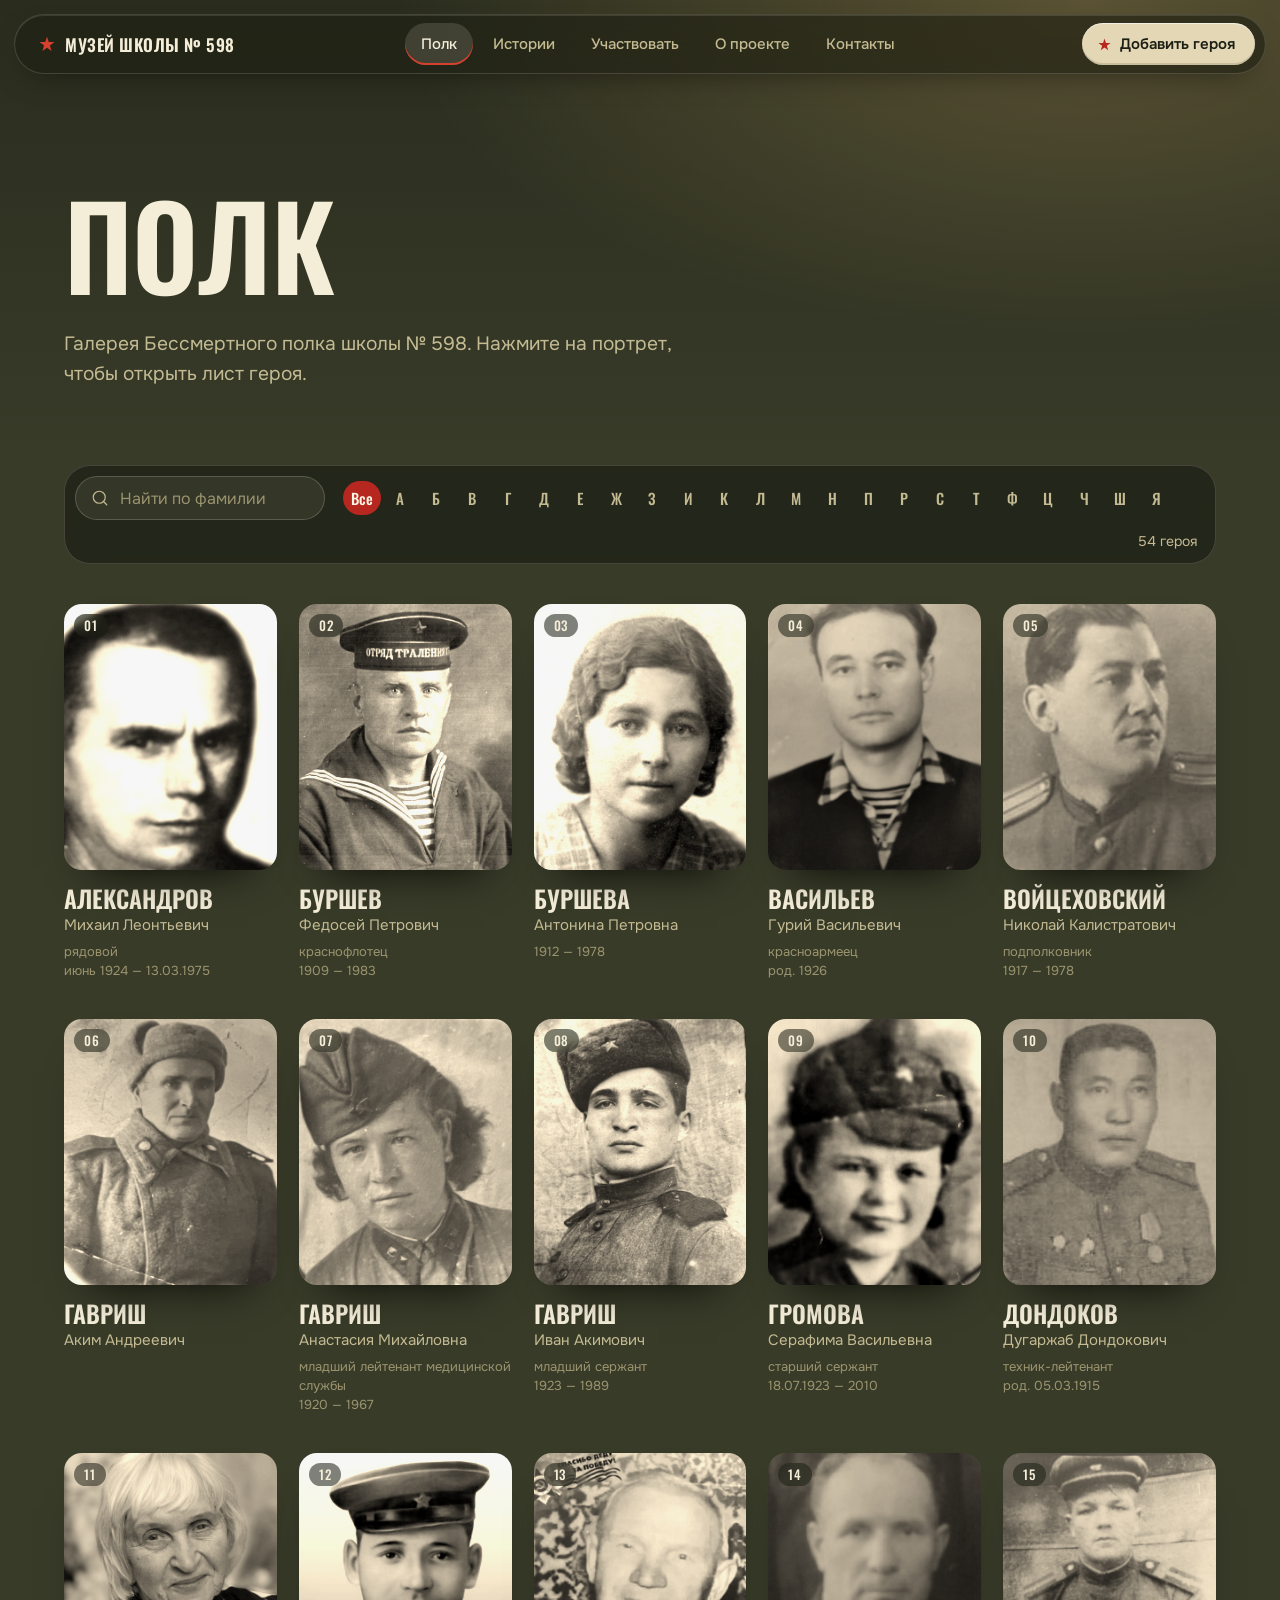
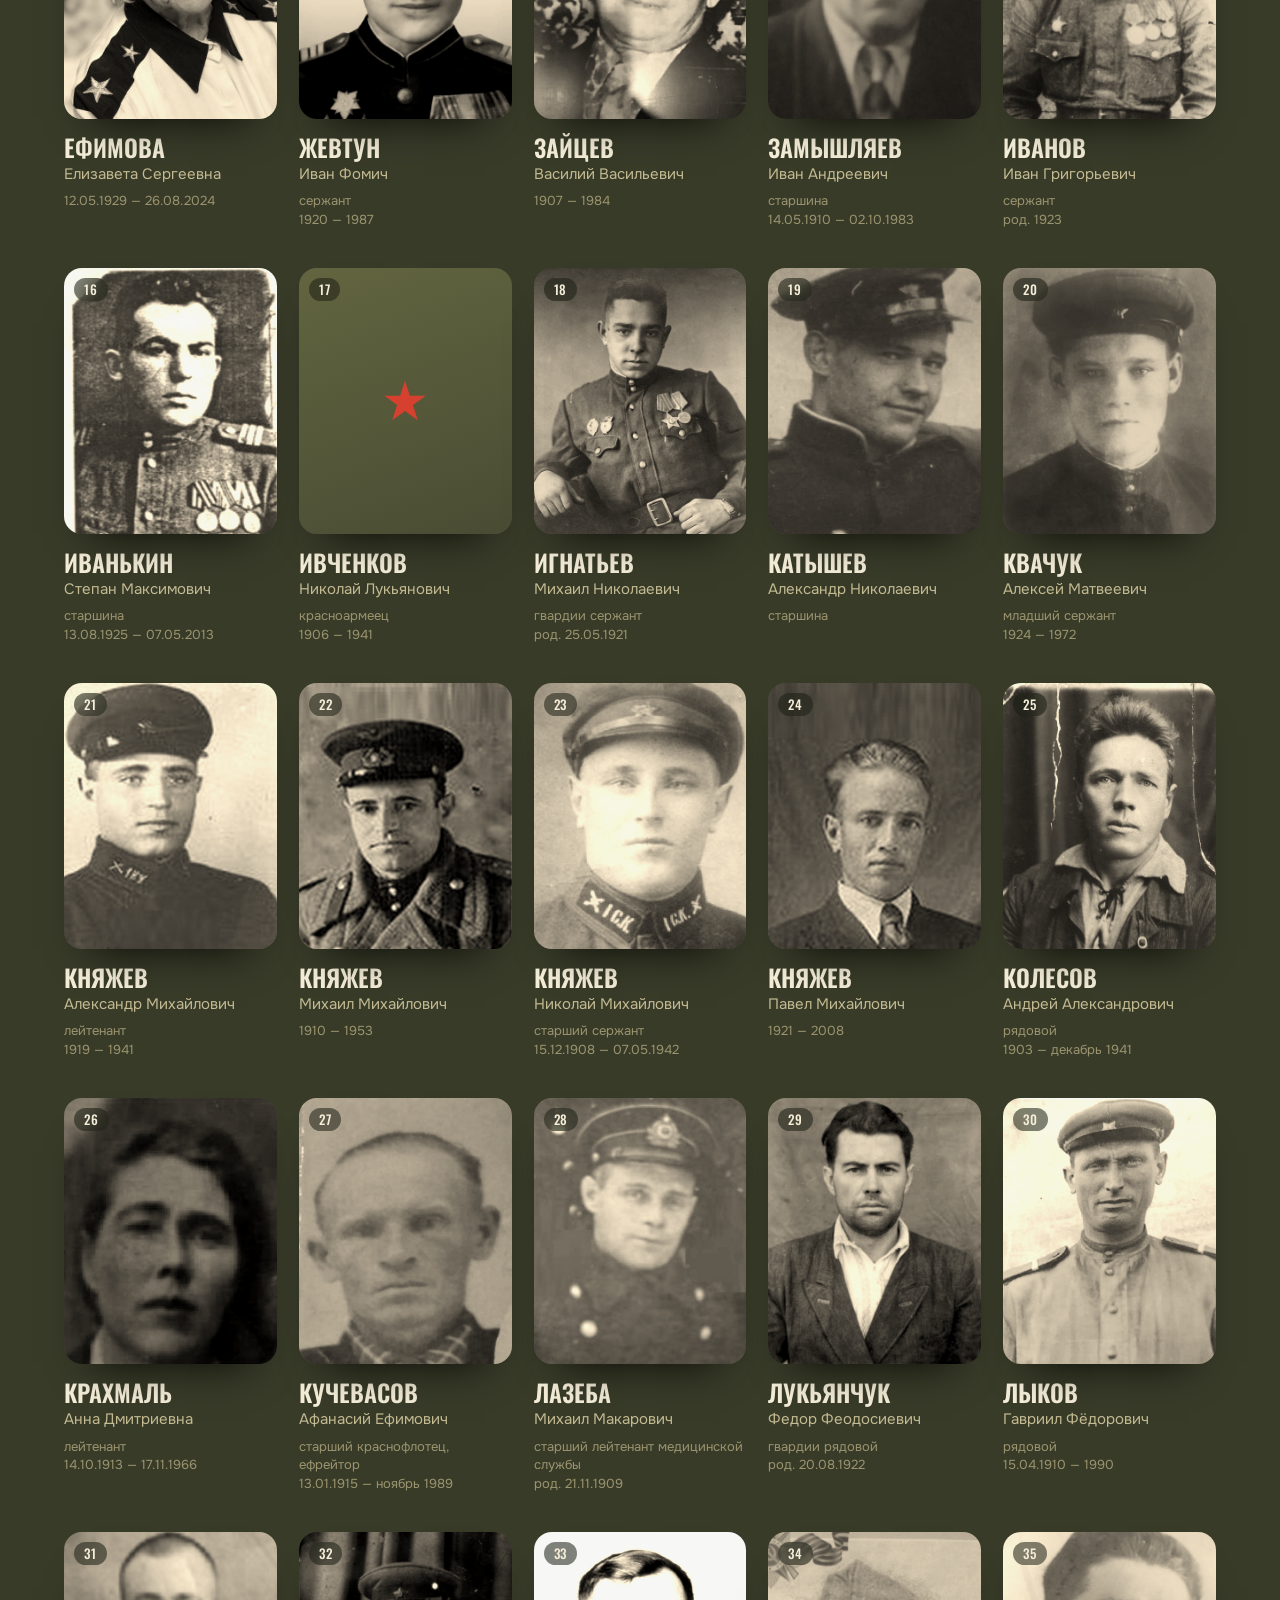
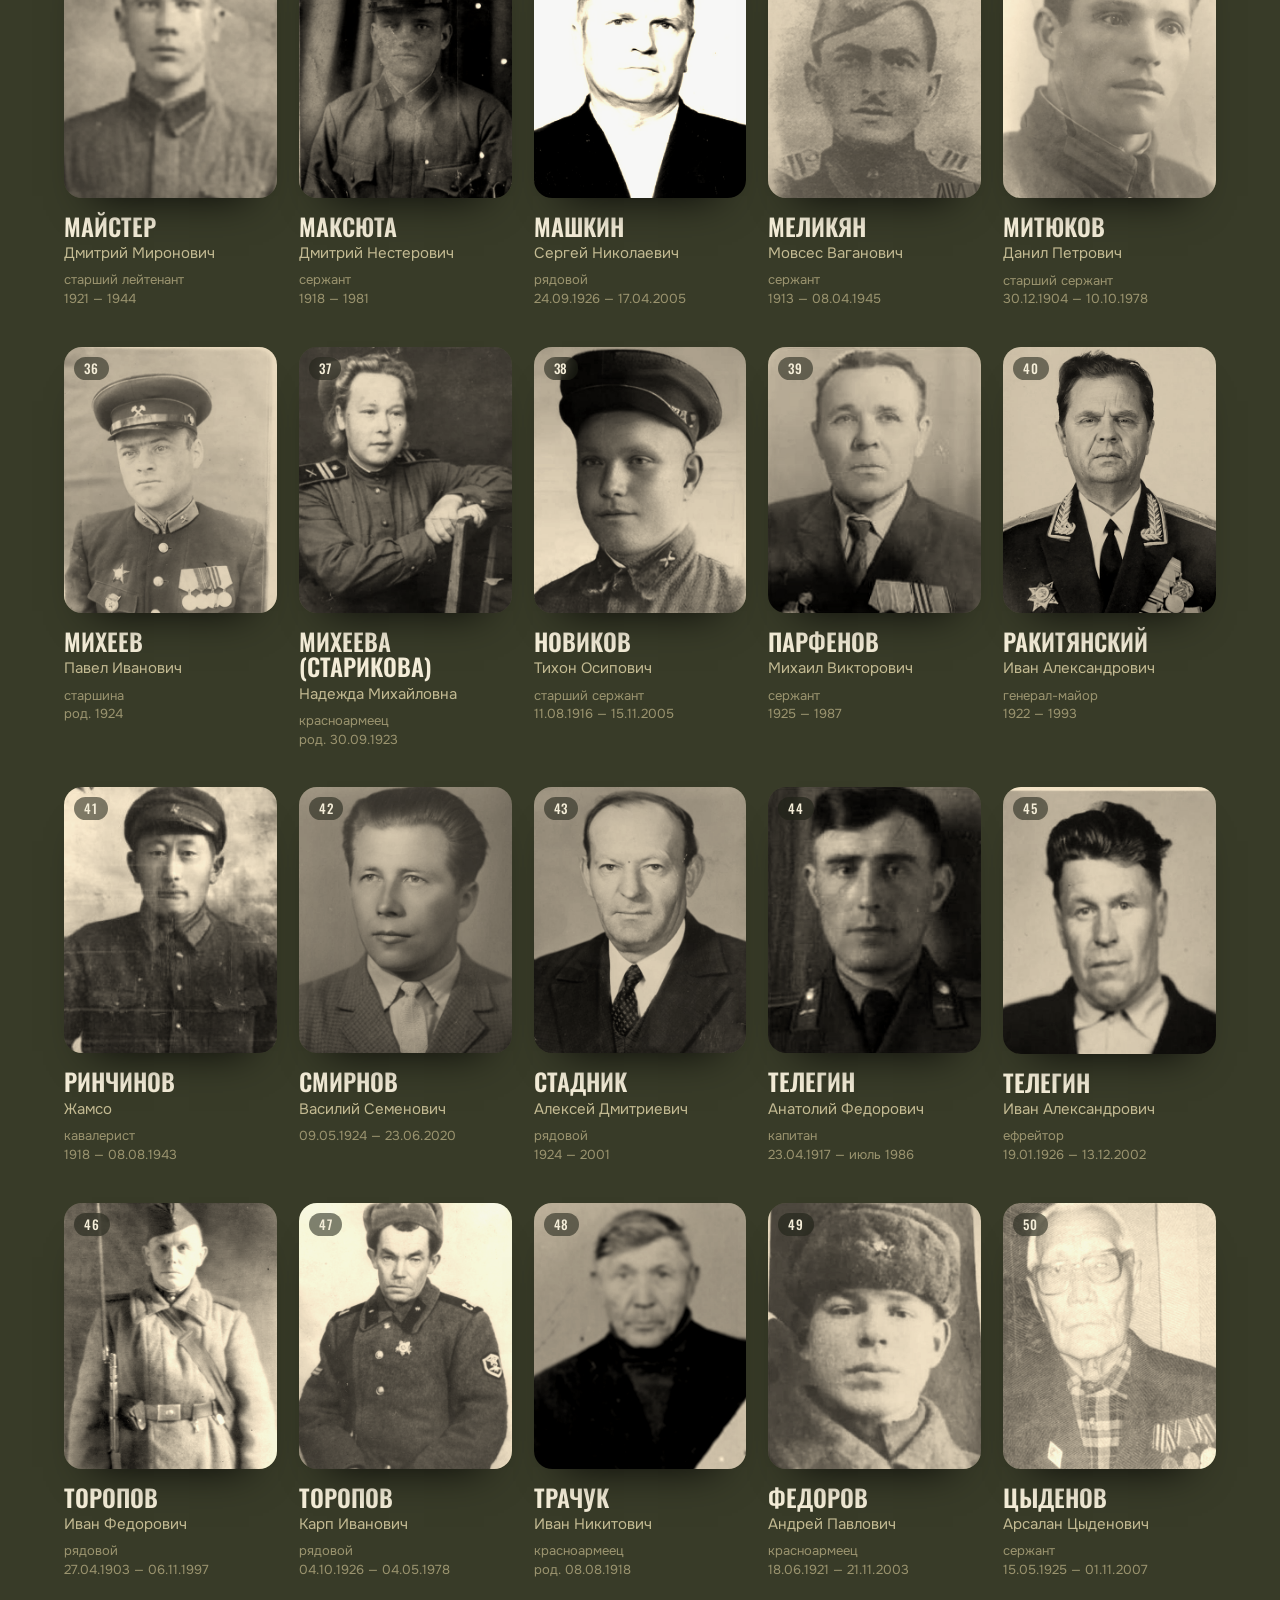
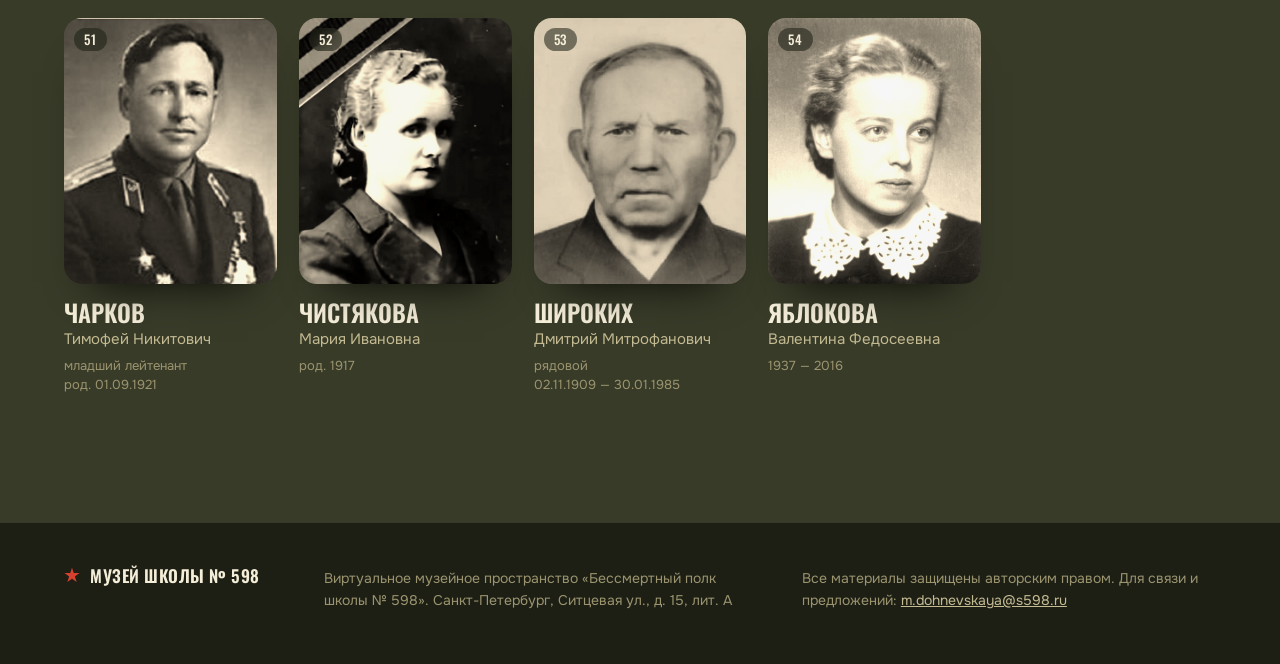
<file: polk.html>
<!DOCTYPE html>
<html lang="ru">
<head>
  <meta charset="utf-8">
  <meta name="viewport" content="width=device-width, initial-scale=1">
  <title>Полк — Бессмертный полк школы №&nbsp;598</title>
  <meta name="description" content="Галерея Бессмертного полка школы №&nbsp;598: портреты, звания и годы жизни героев.">
  <meta property="og:title" content="Полк — Бессмертный полк школы №&nbsp;598">
  <meta property="og:description" content="Галерея Бессмертного полка школы №&nbsp;598: портреты, звания и годы жизни героев.">
  <meta property="og:type" content="website">
  <meta property="og:image" content="img/photos/stend-598.jpg">
  <meta name="theme-color" content="#3a3d29">
  <link rel="icon" href="img/star.svg" type="image/svg+xml">
  <link rel="preload" href="fonts/oswald-cyr.woff2" as="font" type="font/woff2" crossorigin>
  <link rel="preload" href="fonts/onest-cyr.woff2" as="font" type="font/woff2" crossorigin>
  <link rel="stylesheet" href="css/style.css">
  <script>document.documentElement.className = 'js';</script>
</head>
<body class="p-polk">
  <div class="progress" aria-hidden="true"><i></i></div>
  <header class="top" id="top">
    <a class="brand" href="index.html"><svg class="star" viewBox="0 0 100 100" aria-hidden="true"><polygon points="50,4 61,38 97,38 68,59 79,94 50,73 21,94 32,59 3,38 39,38" fill="currentColor"/></svg><span>Музей школы №&nbsp;598</span></a>
    <nav class="nav" id="nav" aria-label="Разделы сайта"><a href="polk.html" aria-current="page">Полк</a><a href="stories.html">Истории</a><a href="index.html#uchastie">Участвовать</a><a href="about.html">О проекте</a><a href="index.html#kontakty">Контакты</a></nav>
    <a class="top__cta" href="index.html#uchastie"><svg class="star" viewBox="0 0 100 100" aria-hidden="true"><polygon points="50,4 61,38 97,38 68,59 79,94 50,73 21,94 32,59 3,38 39,38" fill="currentColor"/></svg><span>Добавить героя</span></a>
    <button class="menu-btn" type="button" aria-expanded="false" aria-controls="nav" aria-label="Меню"><i></i><i></i></button>
  </header>

  <main id="main">
    <section class="phero">
      <div class="wrap">
        <h1><span class="ln"><span>Полк</span></span></h1>
        <p class="lead">Галерея Бессмертного полка школы №&nbsp;598. Нажмите на портрет, чтобы открыть лист героя.</p>
      </div>
    </section>
    <section class="roster">
      <div class="wrap">
        <div class="tools">
          <div class="search">
            <label class="sr-only" for="find">Найти по фамилии</label>
            <svg class="i" viewBox="0 0 24 24" fill="none" stroke="currentColor" stroke-width="1.6" stroke-linecap="round" stroke-linejoin="round" aria-hidden="true"><circle cx="11" cy="11" r="8"/><path d="m21 21-4.3-4.3"/></svg>
            <input id="find" type="search" placeholder="Найти по фамилии" autocomplete="off">
          </div>
          <div class="abc" id="abc" role="group" aria-label="Первая буква фамилии"><button type="button" data-letter="" aria-pressed="true">Все</button><button type="button" data-letter="А" aria-pressed="false">А</button><button type="button" data-letter="Б" aria-pressed="false">Б</button><button type="button" data-letter="В" aria-pressed="false">В</button><button type="button" data-letter="Г" aria-pressed="false">Г</button><button type="button" data-letter="Д" aria-pressed="false">Д</button><button type="button" data-letter="Е" aria-pressed="false">Е</button><button type="button" data-letter="Ж" aria-pressed="false">Ж</button><button type="button" data-letter="З" aria-pressed="false">З</button><button type="button" data-letter="И" aria-pressed="false">И</button><button type="button" data-letter="К" aria-pressed="false">К</button><button type="button" data-letter="Л" aria-pressed="false">Л</button><button type="button" data-letter="М" aria-pressed="false">М</button><button type="button" data-letter="Н" aria-pressed="false">Н</button><button type="button" data-letter="П" aria-pressed="false">П</button><button type="button" data-letter="Р" aria-pressed="false">Р</button><button type="button" data-letter="С" aria-pressed="false">С</button><button type="button" data-letter="Т" aria-pressed="false">Т</button><button type="button" data-letter="Ф" aria-pressed="false">Ф</button><button type="button" data-letter="Ц" aria-pressed="false">Ц</button><button type="button" data-letter="Ч" aria-pressed="false">Ч</button><button type="button" data-letter="Ш" aria-pressed="false">Ш</button><button type="button" data-letter="Я" aria-pressed="false">Я</button></div>
          <p class="count" id="count" aria-live="polite">54 героя</p>
        </div>
        <div class="grid" id="grid">
        <a class="card" id="h6432303" href="img/sheets/6432303.jpg" data-no="01" data-name="Александров Михаил Леонтьевич" data-letter="А">
          <span class="card__img"><img src="img/heroes/6432303.jpg" alt="Александров Михаил Леонтьевич" width="480" height="600" loading="lazy" decoding="async"><i>01</i></span>
          <span class="card__fam">Александров</span>
          <span class="card__name">Михаил Леонтьевич</span>
          <span class="card__meta">рядовой<br>июнь 1924 — 13.03.1975</span>
        </a>
        <a class="card" id="h6534383" href="img/sheets/6534383.jpg" data-no="02" data-name="Буршев Федосей Петрович" data-letter="Б">
          <span class="card__img"><img src="img/heroes/6534383.jpg" alt="Буршев Федосей Петрович" width="480" height="600" loading="lazy" decoding="async"><i>02</i></span>
          <span class="card__fam">Буршев</span>
          <span class="card__name">Федосей Петрович</span>
          <span class="card__meta">краснофлотец<br>1909 — 1983</span>
        </a>
        <a class="card" id="h3532623" href="img/sheets/3532623.jpg" data-no="03" data-name="Буршева Антонина Петровна" data-letter="Б">
          <span class="card__img"><img src="img/heroes/3532623.jpg" alt="Буршева Антонина Петровна" width="480" height="600" loading="lazy" decoding="async"><i>03</i></span>
          <span class="card__fam">Буршева</span>
          <span class="card__name">Антонина Петровна</span>
          <span class="card__meta">1912 — 1978</span>
        </a>
        <a class="card" id="h6366336" href="img/sheets/6366336.jpg" data-no="04" data-name="Васильев Гурий Васильевич" data-letter="В">
          <span class="card__img"><img src="img/heroes/6366336.jpg" alt="Васильев Гурий Васильевич" width="480" height="600" loading="lazy" decoding="async"><i>04</i></span>
          <span class="card__fam">Васильев</span>
          <span class="card__name">Гурий Васильевич</span>
          <span class="card__meta">красноармеец<br>род. 1926</span>
        </a>
        <a class="card" id="h3034323" href="img/sheets/3034323.jpg" data-no="05" data-name="Войцеховский Николай Калистратович" data-letter="В">
          <span class="card__img"><img src="img/heroes/3034323.jpg" alt="Войцеховский Николай Калистратович" width="480" height="600" loading="lazy" decoding="async"><i>05</i></span>
          <span class="card__fam">Войцеховский</span>
          <span class="card__name">Николай Калистратович</span>
          <span class="card__meta">подполковник<br>1917 — 1978</span>
        </a>
        <a class="card" id="h6438343" href="img/sheets/6438343.jpg" data-no="06" data-name="Гавриш Аким Андреевич" data-letter="Г">
          <span class="card__img"><img src="img/heroes/6438343.jpg" alt="Гавриш Аким Андреевич" width="480" height="600" loading="lazy" decoding="async"><i>06</i></span>
          <span class="card__fam">Гавриш</span>
          <span class="card__name">Аким Андреевич</span>
          <span class="card__meta"></span>
        </a>
        <a class="card" id="h3130303" href="img/sheets/3130303.jpg" data-no="07" data-name="Гавриш Анастасия Михайловна" data-letter="Г">
          <span class="card__img"><img src="img/heroes/3130303.jpg" alt="Гавриш Анастасия Михайловна" width="480" height="600" loading="lazy" decoding="async"><i>07</i></span>
          <span class="card__fam">Гавриш</span>
          <span class="card__name">Анастасия Михайловна</span>
          <span class="card__meta">младший лейтенант медицинской службы<br>1920 — 1967</span>
        </a>
        <a class="card" id="h3363373" href="img/sheets/3363373.jpg" data-no="08" data-name="Гавриш Иван Акимович" data-letter="Г">
          <span class="card__img"><img src="img/heroes/3363373.jpg" alt="Гавриш Иван Акимович" width="480" height="600" loading="lazy" decoding="async"><i>08</i></span>
          <span class="card__fam">Гавриш</span>
          <span class="card__name">Иван Акимович</span>
          <span class="card__meta">младший сержант<br>1923 — 1989</span>
        </a>
        <a class="card" id="h6639306" href="img/sheets/6639306.jpg" data-no="09" data-name="Громова Серафима Васильевна" data-letter="Г">
          <span class="card__img"><img src="img/heroes/6639306.jpg" alt="Громова Серафима Васильевна" width="480" height="600" loading="lazy" decoding="async"><i>09</i></span>
          <span class="card__fam">Громова</span>
          <span class="card__name">Серафима Васильевна</span>
          <span class="card__meta">старший сержант<br>18.07.1923 — 2010</span>
        </a>
        <a class="card" id="h3837356" href="img/sheets/3837356.jpg" data-no="10" data-name="Дондоков Дугаржаб Дондокович" data-letter="Д">
          <span class="card__img"><img src="img/heroes/3837356.jpg" alt="Дондоков Дугаржаб Дондокович" width="480" height="600" loading="lazy" decoding="async"><i>10</i></span>
          <span class="card__fam">Дондоков</span>
          <span class="card__name">Дугаржаб Дондокович</span>
          <span class="card__meta">техник-лейтенант<br>род. 05.03.1915</span>
        </a>
        <a class="card" id="h6230373" href="img/sheets/6230373.jpg" data-no="11" data-name="Ефимова Елизавета Сергеевна" data-letter="Е">
          <span class="card__img"><img src="img/heroes/6230373.jpg" alt="Ефимова Елизавета Сергеевна" width="480" height="600" loading="lazy" decoding="async"><i>11</i></span>
          <span class="card__fam">Ефимова</span>
          <span class="card__name">Елизавета Сергеевна</span>
          <span class="card__meta">12.05.1929 — 26.08.2024</span>
        </a>
        <a class="card" id="h6638396" href="img/sheets/6638396.jpg" data-no="12" data-name="Жевтун Иван Фомич" data-letter="Ж">
          <span class="card__img"><img src="img/heroes/6638396.jpg" alt="Жевтун Иван Фомич" width="480" height="600" loading="lazy" decoding="async"><i>12</i></span>
          <span class="card__fam">Жевтун</span>
          <span class="card__name">Иван Фомич</span>
          <span class="card__meta">сержант<br>1920 — 1987</span>
        </a>
        <a class="card" id="h6262623" href="img/sheets/6262623.jpg" data-no="13" data-name="Зайцев Василий Васильевич" data-letter="З">
          <span class="card__img"><img src="img/heroes/6262623.jpg" alt="Зайцев Василий Васильевич" width="480" height="600" loading="lazy" decoding="async"><i>13</i></span>
          <span class="card__fam">Зайцев</span>
          <span class="card__name">Василий Васильевич</span>
          <span class="card__meta">1907 — 1984</span>
        </a>
        <a class="card" id="h6534343" href="img/sheets/6534343.jpg" data-no="14" data-name="Замышляев Иван Андреевич" data-letter="З">
          <span class="card__img"><img src="img/heroes/6534343.jpg" alt="Замышляев Иван Андреевич" width="480" height="600" loading="lazy" decoding="async"><i>14</i></span>
          <span class="card__fam">Замышляев</span>
          <span class="card__name">Иван Андреевич</span>
          <span class="card__meta">старшина<br>14.05.1910 — 02.10.1983</span>
        </a>
        <a class="card" id="h6232396" href="img/sheets/6232396.jpg" data-no="15" data-name="Иванов Иван Григорьевич" data-letter="И">
          <span class="card__img"><img src="img/heroes/6232396.jpg" alt="Иванов Иван Григорьевич" width="480" height="600" loading="lazy" decoding="async"><i>15</i></span>
          <span class="card__fam">Иванов</span>
          <span class="card__name">Иван Григорьевич</span>
          <span class="card__meta">сержант<br>род. 1923</span>
        </a>
        <a class="card" id="h3466393" href="img/sheets/3466393.jpg" data-no="16" data-name="Иванькин Степан Максимович" data-letter="И">
          <span class="card__img"><img src="img/heroes/3466393.jpg" alt="Иванькин Степан Максимович" width="480" height="600" loading="lazy" decoding="async"><i>16</i></span>
          <span class="card__fam">Иванькин</span>
          <span class="card__name">Степан Максимович</span>
          <span class="card__meta">старшина<br>13.08.1925 — 07.05.2013</span>
        </a>
        <a class="card" id="h6430633" href="img/sheets/6430633.jpg" data-no="17" data-name="Ивченков Николай Лукьянович" data-letter="И">
          <span class="card__img"><span class="noph"><svg class="star" viewBox="0 0 100 100" aria-hidden="true"><polygon points="50,4 61,38 97,38 68,59 79,94 50,73 21,94 32,59 3,38 39,38" fill="currentColor"/></svg></span><i>17</i></span>
          <span class="card__fam">Ивченков</span>
          <span class="card__name">Николай Лукьянович</span>
          <span class="card__meta">красноармеец<br>1906 — 1941</span>
        </a>
        <a class="card" id="h3831343" href="img/sheets/3831343.jpg" data-no="18" data-name="Игнатьев Михаил Николаевич" data-letter="И">
          <span class="card__img"><img src="img/heroes/3831343.jpg" alt="Игнатьев Михаил Николаевич" width="480" height="600" loading="lazy" decoding="async"><i>18</i></span>
          <span class="card__fam">Игнатьев</span>
          <span class="card__name">Михаил Николаевич</span>
          <span class="card__meta">гвардии сержант<br>род. 25.05.1921</span>
        </a>
        <a class="card" id="h3864303" href="img/sheets/3864303.jpg" data-no="19" data-name="Катышев Александр Николаевич" data-letter="К">
          <span class="card__img"><img src="img/heroes/3864303.jpg" alt="Катышев Александр Николаевич" width="480" height="600" loading="lazy" decoding="async"><i>19</i></span>
          <span class="card__fam">Катышев</span>
          <span class="card__name">Александр Николаевич</span>
          <span class="card__meta">старшина</span>
        </a>
        <a class="card" id="h6536343" href="img/sheets/6536343.jpg" data-no="20" data-name="Квачук Алексей Матвеевич" data-letter="К">
          <span class="card__img"><img src="img/heroes/6536343.jpg" alt="Квачук Алексей Матвеевич" width="480" height="600" loading="lazy" decoding="async"><i>20</i></span>
          <span class="card__fam">Квачук</span>
          <span class="card__name">Алексей Матвеевич</span>
          <span class="card__meta">младший сержант<br>1924 — 1972</span>
        </a>
        <a class="card" id="h3135613" href="img/sheets/3135613.jpg" data-no="21" data-name="Княжев Александр Михайлович" data-letter="К">
          <span class="card__img"><img src="img/heroes/3135613.jpg" alt="Княжев Александр Михайлович" width="480" height="600" loading="lazy" decoding="async"><i>21</i></span>
          <span class="card__fam">Княжев</span>
          <span class="card__name">Александр Михайлович</span>
          <span class="card__meta">лейтенант<br>1919 — 1941</span>
        </a>
        <a class="card" id="h6561323" href="img/sheets/6561323.jpg" data-no="22" data-name="Княжев Михаил Михайлович" data-letter="К">
          <span class="card__img"><img src="img/heroes/6561323.jpg" alt="Княжев Михаил Михайлович" width="480" height="600" loading="lazy" decoding="async"><i>22</i></span>
          <span class="card__fam">Княжев</span>
          <span class="card__name">Михаил Михайлович</span>
          <span class="card__meta">1910 — 1953</span>
        </a>
        <a class="card" id="h3739383" href="img/sheets/3739383.jpg" data-no="23" data-name="Княжев Николай Михайлович" data-letter="К">
          <span class="card__img"><img src="img/heroes/3739383.jpg" alt="Княжев Николай Михайлович" width="480" height="600" loading="lazy" decoding="async"><i>23</i></span>
          <span class="card__fam">Княжев</span>
          <span class="card__name">Николай Михайлович</span>
          <span class="card__meta">старший сержант<br>15.12.1908 — 07.05.1942</span>
        </a>
        <a class="card" id="h6431623" href="img/sheets/6431623.jpg" data-no="24" data-name="Княжев Павел Михайлович" data-letter="К">
          <span class="card__img"><img src="img/heroes/6431623.jpg" alt="Княжев Павел Михайлович" width="480" height="600" loading="lazy" decoding="async"><i>24</i></span>
          <span class="card__fam">Княжев</span>
          <span class="card__name">Павел Михайлович</span>
          <span class="card__meta">1921 — 2008</span>
        </a>
        <a class="card" id="h3738633" href="img/sheets/3738633.jpg" data-no="25" data-name="Колесов Андрей Александрович" data-letter="К">
          <span class="card__img"><img src="img/heroes/3738633.jpg" alt="Колесов Андрей Александрович" width="480" height="600" loading="lazy" decoding="async"><i>25</i></span>
          <span class="card__fam">Колесов</span>
          <span class="card__name">Андрей Александрович</span>
          <span class="card__meta">рядовой<br>1903 — декабрь 1941</span>
        </a>
        <a class="card" id="h6262333" href="img/sheets/6262333.jpg" data-no="26" data-name="Крахмаль Анна Дмитриевна" data-letter="К">
          <span class="card__img"><img src="img/heroes/6262333.jpg" alt="Крахмаль Анна Дмитриевна" width="480" height="600" loading="lazy" decoding="async"><i>26</i></span>
          <span class="card__fam">Крахмаль</span>
          <span class="card__name">Анна Дмитриевна</span>
          <span class="card__meta">лейтенант<br>14.10.1913 — 17.11.1966</span>
        </a>
        <a class="card" id="h3539303" href="img/sheets/3539303.jpg" data-no="27" data-name="Кучевасов Афанасий Ефимович" data-letter="К">
          <span class="card__img"><img src="img/heroes/3539303.jpg" alt="Кучевасов Афанасий Ефимович" width="480" height="600" loading="lazy" decoding="async"><i>27</i></span>
          <span class="card__fam">Кучевасов</span>
          <span class="card__name">Афанасий Ефимович</span>
          <span class="card__meta">старший краснофлотец, ефрейтор<br>13.01.1915 — ноябрь 1989</span>
        </a>
        <a class="card" id="h6462663" href="img/sheets/6462663.jpg" data-no="28" data-name="Лазеба Михаил Макарович" data-letter="Л">
          <span class="card__img"><img src="img/heroes/6462663.jpg" alt="Лазеба Михаил Макарович" width="480" height="600" loading="lazy" decoding="async"><i>28</i></span>
          <span class="card__fam">Лазеба</span>
          <span class="card__name">Михаил Макарович</span>
          <span class="card__meta">старший лейтенант медицинской службы<br>род. 21.11.1909</span>
        </a>
        <a class="card" id="h6237313" href="img/sheets/6237313.jpg" data-no="29" data-name="Лукьянчук Федор Феодосиевич" data-letter="Л">
          <span class="card__img"><img src="img/heroes/6237313.jpg" alt="Лукьянчук Федор Феодосиевич" width="480" height="600" loading="lazy" decoding="async"><i>29</i></span>
          <span class="card__fam">Лукьянчук</span>
          <span class="card__name">Федор Феодосиевич</span>
          <span class="card__meta">гвардии рядовой<br>род. 20.08.1922</span>
        </a>
        <a class="card" id="h3136613" href="img/sheets/3136613.jpg" data-no="30" data-name="Лыков Гавриил Фёдорович" data-letter="Л">
          <span class="card__img"><img src="img/heroes/3136613.jpg" alt="Лыков Гавриил Фёдорович" width="480" height="600" loading="lazy" decoding="async"><i>30</i></span>
          <span class="card__fam">Лыков</span>
          <span class="card__name">Гавриил Фёдорович</span>
          <span class="card__meta">рядовой<br>15.04.1910 — 1990</span>
        </a>
        <a class="card" id="h3439636" href="img/sheets/3439636.jpg" data-no="31" data-name="Майстер Дмитрий Миронович" data-letter="М">
          <span class="card__img"><img src="img/heroes/3439636.jpg" alt="Майстер Дмитрий Миронович" width="480" height="600" loading="lazy" decoding="async"><i>31</i></span>
          <span class="card__fam">Майстер</span>
          <span class="card__name">Дмитрий Миронович</span>
          <span class="card__meta">старший лейтенант<br>1921 — 1944</span>
        </a>
        <a class="card" id="h3031643" href="img/sheets/3031643.jpg" data-no="32" data-name="Максюта Дмитрий Нестерович" data-letter="М">
          <span class="card__img"><img src="img/heroes/3031643.jpg" alt="Максюта Дмитрий Нестерович" width="480" height="600" loading="lazy" decoding="async"><i>32</i></span>
          <span class="card__fam">Максюта</span>
          <span class="card__name">Дмитрий Нестерович</span>
          <span class="card__meta">сержант<br>1918 — 1981</span>
        </a>
        <a class="card" id="h6136383" href="img/sheets/6136383.jpg" data-no="33" data-name="Машкин Сергей Николаевич" data-letter="М">
          <span class="card__img"><img src="img/heroes/6136383.jpg" alt="Машкин Сергей Николаевич" width="480" height="600" loading="lazy" decoding="async"><i>33</i></span>
          <span class="card__fam">Машкин</span>
          <span class="card__name">Сергей Николаевич</span>
          <span class="card__meta">рядовой<br>24.09.1926 — 17.04.2005</span>
        </a>
        <a class="card" id="h3139616" href="img/sheets/3139616.jpg" data-no="34" data-name="Меликян Мовсес Ваганович" data-letter="М">
          <span class="card__img"><img src="img/heroes/3139616.jpg" alt="Меликян Мовсес Ваганович" width="480" height="600" loading="lazy" decoding="async"><i>34</i></span>
          <span class="card__fam">Меликян</span>
          <span class="card__name">Мовсес Ваганович</span>
          <span class="card__meta">сержант<br>1913 — 08.04.1945</span>
        </a>
        <a class="card" id="h3562656" href="img/sheets/3562656.jpg" data-no="35" data-name="Митюков Данил Петрович" data-letter="М">
          <span class="card__img"><img src="img/heroes/3562656.jpg" alt="Митюков Данил Петрович" width="480" height="600" loading="lazy" decoding="async"><i>35</i></span>
          <span class="card__fam">Митюков</span>
          <span class="card__name">Данил Петрович</span>
          <span class="card__meta">старший сержант<br>30.12.1904 — 10.10.1978</span>
        </a>
        <a class="card" id="h3432613" href="img/sheets/3432613.jpg" data-no="36" data-name="Михеев Павел Иванович" data-letter="М">
          <span class="card__img"><img src="img/heroes/3432613.jpg" alt="Михеев Павел Иванович" width="480" height="600" loading="lazy" decoding="async"><i>36</i></span>
          <span class="card__fam">Михеев</span>
          <span class="card__name">Павел Иванович</span>
          <span class="card__meta">старшина<br>род. 1924</span>
        </a>
        <a class="card" id="h3633613" href="img/sheets/3633613.jpg" data-no="37" data-name="Михеева (Старикова) Надежда Михайловна" data-letter="М">
          <span class="card__img"><img src="img/heroes/3633613.jpg" alt="Михеева (Старикова) Надежда Михайловна" width="480" height="600" loading="lazy" decoding="async"><i>37</i></span>
          <span class="card__fam">Михеева (Старикова)</span>
          <span class="card__name">Надежда Михайловна</span>
          <span class="card__meta">красноармеец<br>род. 30.09.1923</span>
        </a>
        <a class="card" id="h3635336" href="img/sheets/3635336.jpg" data-no="38" data-name="Новиков Тихон Осипович" data-letter="Н">
          <span class="card__img"><img src="img/heroes/3635336.jpg" alt="Новиков Тихон Осипович" width="480" height="600" loading="lazy" decoding="async"><i>38</i></span>
          <span class="card__fam">Новиков</span>
          <span class="card__name">Тихон Осипович</span>
          <span class="card__meta">старший сержант<br>11.08.1916 — 15.11.2005</span>
        </a>
        <a class="card" id="h3164346" href="img/sheets/3164346.jpg" data-no="39" data-name="Парфенов Михаил Викторович" data-letter="П">
          <span class="card__img"><img src="img/heroes/3164346.jpg" alt="Парфенов Михаил Викторович" width="480" height="600" loading="lazy" decoding="async"><i>39</i></span>
          <span class="card__fam">Парфенов</span>
          <span class="card__name">Михаил Викторович</span>
          <span class="card__meta">сержант<br>1925 — 1987</span>
        </a>
        <a class="card" id="h6139643" href="img/sheets/6139643.jpg" data-no="40" data-name="Ракитянский Иван Александрович" data-letter="Р">
          <span class="card__img"><img src="img/heroes/6139643.jpg" alt="Ракитянский Иван Александрович" width="480" height="600" loading="lazy" decoding="async"><i>40</i></span>
          <span class="card__fam">Ракитянский</span>
          <span class="card__name">Иван Александрович</span>
          <span class="card__meta">генерал-майор<br>1922 — 1993</span>
        </a>
        <a class="card" id="h6139356" href="img/sheets/6139356.jpg" data-no="41" data-name="Ринчинов Жамсо" data-letter="Р">
          <span class="card__img"><img src="img/heroes/6139356.jpg" alt="Ринчинов Жамсо" width="480" height="600" loading="lazy" decoding="async"><i>41</i></span>
          <span class="card__fam">Ринчинов</span>
          <span class="card__name">Жамсо</span>
          <span class="card__meta">кавалерист<br>1918 — 08.08.1943</span>
        </a>
        <a class="card" id="h3034346" href="img/sheets/3034346.jpg" data-no="42" data-name="Смирнов Василий Семенович" data-letter="С">
          <span class="card__img"><img src="img/heroes/3034346.jpg" alt="Смирнов Василий Семенович" width="480" height="600" loading="lazy" decoding="async"><i>42</i></span>
          <span class="card__fam">Смирнов</span>
          <span class="card__name">Василий Семенович</span>
          <span class="card__meta">09.05.1924 — 23.06.2020</span>
        </a>
        <a class="card" id="h6666383" href="img/sheets/6666383.jpg" data-no="43" data-name="Стадник Алексей Дмитриевич" data-letter="С">
          <span class="card__img"><img src="img/heroes/6666383.jpg" alt="Стадник Алексей Дмитриевич" width="480" height="600" loading="lazy" decoding="async"><i>43</i></span>
          <span class="card__fam">Стадник</span>
          <span class="card__name">Алексей Дмитриевич</span>
          <span class="card__meta">рядовой<br>1924 — 2001</span>
        </a>
        <a class="card" id="h3833663" href="img/sheets/3833663.jpg" data-no="44" data-name="Телегин Анатолий Федорович" data-letter="Т">
          <span class="card__img"><img src="img/heroes/3833663.jpg" alt="Телегин Анатолий Федорович" width="480" height="600" loading="lazy" decoding="async"><i>44</i></span>
          <span class="card__fam">Телегин</span>
          <span class="card__name">Анатолий Федорович</span>
          <span class="card__meta">капитан<br>23.04.1917 — июль 1986</span>
        </a>
        <a class="card" id="h3437373" href="img/sheets/3437373.jpg" data-no="45" data-name="Телегин Иван Александрович" data-letter="Т">
          <span class="card__img"><img src="img/heroes/3437373.jpg" alt="Телегин Иван Александрович" width="480" height="600" loading="lazy" decoding="async"><i>45</i></span>
          <span class="card__fam">Телегин</span>
          <span class="card__name">Иван Александрович</span>
          <span class="card__meta">ефрейтор<br>19.01.1926 — 13.12.2002</span>
        </a>
        <a class="card" id="h6331313" href="img/sheets/6331313.jpg" data-no="46" data-name="Торопов Иван Федорович" data-letter="Т">
          <span class="card__img"><img src="img/heroes/6331313.jpg" alt="Торопов Иван Федорович" width="480" height="600" loading="lazy" decoding="async"><i>46</i></span>
          <span class="card__fam">Торопов</span>
          <span class="card__name">Иван Федорович</span>
          <span class="card__meta">рядовой<br>27.04.1903 — 06.11.1997</span>
        </a>
        <a class="card" id="h3438373" href="img/sheets/3438373.jpg" data-no="47" data-name="Торопов Карп Иванович" data-letter="Т">
          <span class="card__img"><img src="img/heroes/3438373.jpg" alt="Торопов Карп Иванович" width="480" height="600" loading="lazy" decoding="async"><i>47</i></span>
          <span class="card__fam">Торопов</span>
          <span class="card__name">Карп Иванович</span>
          <span class="card__meta">рядовой<br>04.10.1926 — 04.05.1978</span>
        </a>
        <a class="card" id="h3635333" href="img/sheets/3635333.jpg" data-no="48" data-name="Трачук Иван Никитович" data-letter="Т">
          <span class="card__img"><img src="img/heroes/3635333.jpg" alt="Трачук Иван Никитович" width="480" height="600" loading="lazy" decoding="async"><i>48</i></span>
          <span class="card__fam">Трачук</span>
          <span class="card__name">Иван Никитович</span>
          <span class="card__meta">красноармеец<br>род. 08.08.1918</span>
        </a>
        <a class="card" id="h3662316" href="img/sheets/3662316.jpg" data-no="49" data-name="Федоров Андрей Павлович" data-letter="Ф">
          <span class="card__img"><img src="img/heroes/3662316.jpg" alt="Федоров Андрей Павлович" width="480" height="600" loading="lazy" decoding="async"><i>49</i></span>
          <span class="card__fam">Федоров</span>
          <span class="card__name">Андрей Павлович</span>
          <span class="card__meta">красноармеец<br>18.06.1921 — 21.11.2003</span>
        </a>
        <a class="card" id="h3931393" href="img/sheets/3931393.jpg" data-no="50" data-name="Цыденов Арсалан Цыденович" data-letter="Ц">
          <span class="card__img"><img src="img/heroes/3931393.jpg" alt="Цыденов Арсалан Цыденович" width="480" height="600" loading="lazy" decoding="async"><i>50</i></span>
          <span class="card__fam">Цыденов</span>
          <span class="card__name">Арсалан Цыденович</span>
          <span class="card__meta">сержант<br>15.05.1925 — 01.11.2007</span>
        </a>
        <a class="card" id="h6630633" href="img/sheets/6630633.jpg" data-no="51" data-name="Чарков Тимофей Никитович" data-letter="Ч">
          <span class="card__img"><img src="img/heroes/6630633.jpg" alt="Чарков Тимофей Никитович" width="480" height="600" loading="lazy" decoding="async"><i>51</i></span>
          <span class="card__fam">Чарков</span>
          <span class="card__name">Тимофей Никитович</span>
          <span class="card__meta">младший лейтенант<br>род. 01.09.1921</span>
        </a>
        <a class="card" id="h3539356" href="img/sheets/3539356.jpg" data-no="52" data-name="Чистякова Мария Ивановна" data-letter="Ч">
          <span class="card__img"><img src="img/heroes/3539356.jpg" alt="Чистякова Мария Ивановна" width="480" height="600" loading="lazy" decoding="async"><i>52</i></span>
          <span class="card__fam">Чистякова</span>
          <span class="card__name">Мария Ивановна</span>
          <span class="card__meta">род. 1917</span>
        </a>
        <a class="card" id="h3133613" href="img/sheets/3133613.jpg" data-no="53" data-name="Широких Дмитрий Митрофанович" data-letter="Ш">
          <span class="card__img"><img src="img/heroes/3133613.jpg" alt="Широких Дмитрий Митрофанович" width="480" height="600" loading="lazy" decoding="async"><i>53</i></span>
          <span class="card__fam">Широких</span>
          <span class="card__name">Дмитрий Митрофанович</span>
          <span class="card__meta">рядовой<br>02.11.1909 — 30.01.1985</span>
        </a>
        <a class="card" id="h3031366" href="img/sheets/3031366.jpg" data-no="54" data-name="Яблокова Валентина Федосеевна" data-letter="Я">
          <span class="card__img"><img src="img/heroes/3031366.jpg" alt="Яблокова Валентина Федосеевна" width="480" height="600" loading="lazy" decoding="async"><i>54</i></span>
          <span class="card__fam">Яблокова</span>
          <span class="card__name">Валентина Федосеевна</span>
          <span class="card__meta">1937 — 2016</span>
        </a>
        </div>
        <p class="empty" id="empty" hidden>Такой фамилии в полку пока нет. Проверьте написание или <button type="button">покажите весь полк</button></p>
      </div>
    </section>
  </main>

  <footer class="foot">
    <div class="wrap foot__in">
      <a class="brand" href="index.html"><svg class="star" viewBox="0 0 100 100" aria-hidden="true"><polygon points="50,4 61,38 97,38 68,59 79,94 50,73 21,94 32,59 3,38 39,38" fill="currentColor"/></svg><span>Музей школы №&nbsp;598</span></a>
      <p>Виртуальное музейное пространство «Бессмертный полк школы №&nbsp;598». Санкт-Петербург, Ситцевая ул., д. 15, лит. А</p>
      <p>Все материалы защищены авторским правом. Для связи и предложений: <a href="mailto:m.dohnevskaya@s598.ru">m.dohnevskaya@s598.ru</a></p>
    </div>
  </footer>

  <dialog class="v" id="sheet-view" aria-label="Лист героя">
    <div class="v__in">
      <div class="v__bar"><p class="v__title"><span class="v__no"></span><span class="v__name"></span></p><button class="ib" type="button" data-act="close" aria-label="Закрыть"><svg class="i" viewBox="0 0 24 24" fill="none" stroke="currentColor" stroke-width="1.6" stroke-linecap="round" stroke-linejoin="round" aria-hidden="true"><path d="M18 6 6 18"/><path d="m6 6 12 12"/></svg></button></div>
      <div class="v__stage"><div class="flip"><img class="sheet" alt=""><img class="sheet" alt=""></div></div>
      <div class="v__foot"><button class="ib" type="button" data-act="prev" aria-label="Предыдущий лист"><svg class="i" viewBox="0 0 24 24" fill="none" stroke="currentColor" stroke-width="1.6" stroke-linecap="round" stroke-linejoin="round" aria-hidden="true"><path d="m15 18-6-6 6-6"/></svg></button><span class="v__pos"></span><button class="ib" type="button" data-act="next" aria-label="Следующий лист"><svg class="i" viewBox="0 0 24 24" fill="none" stroke="currentColor" stroke-width="1.6" stroke-linecap="round" stroke-linejoin="round" aria-hidden="true"><path d="m9 18 6-6-6-6"/></svg></button></div>
    </div>
  </dialog>
  <script src="js/main.js" defer></script>
</body>
</html>
</file>
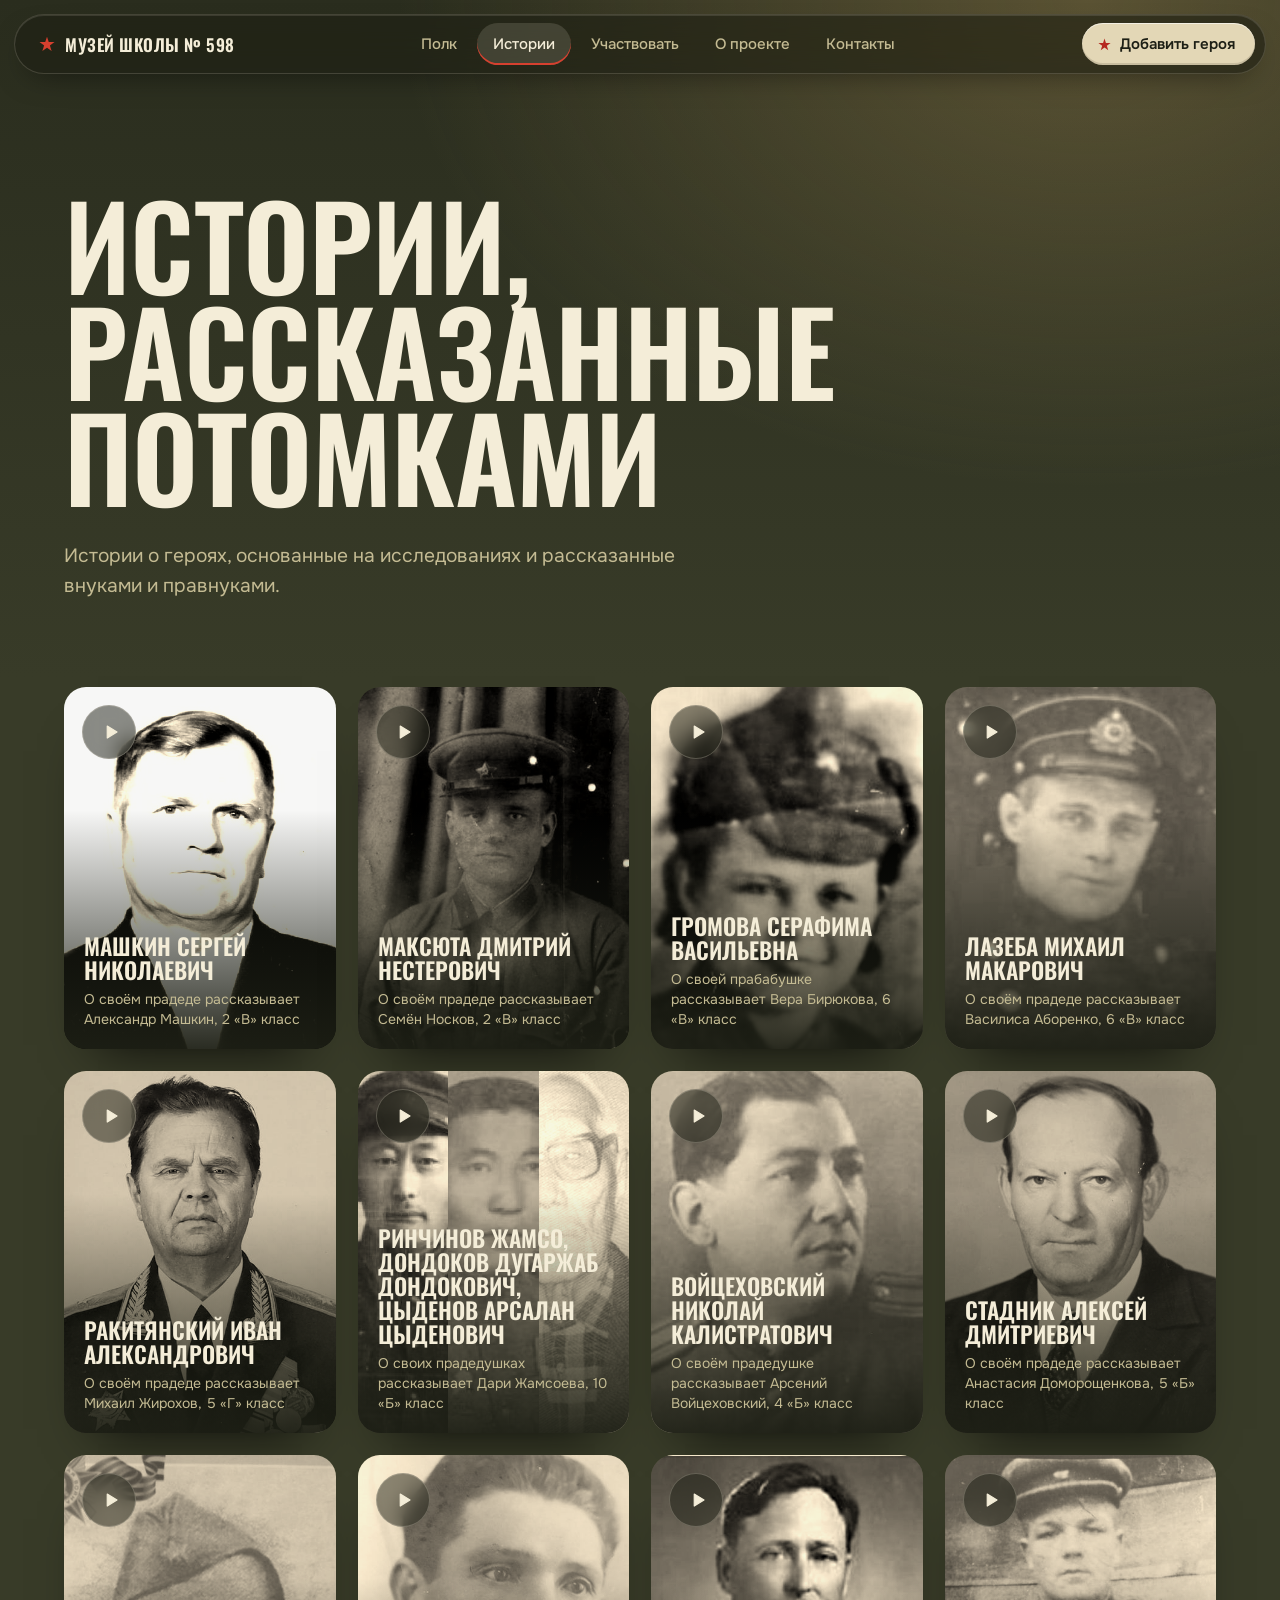
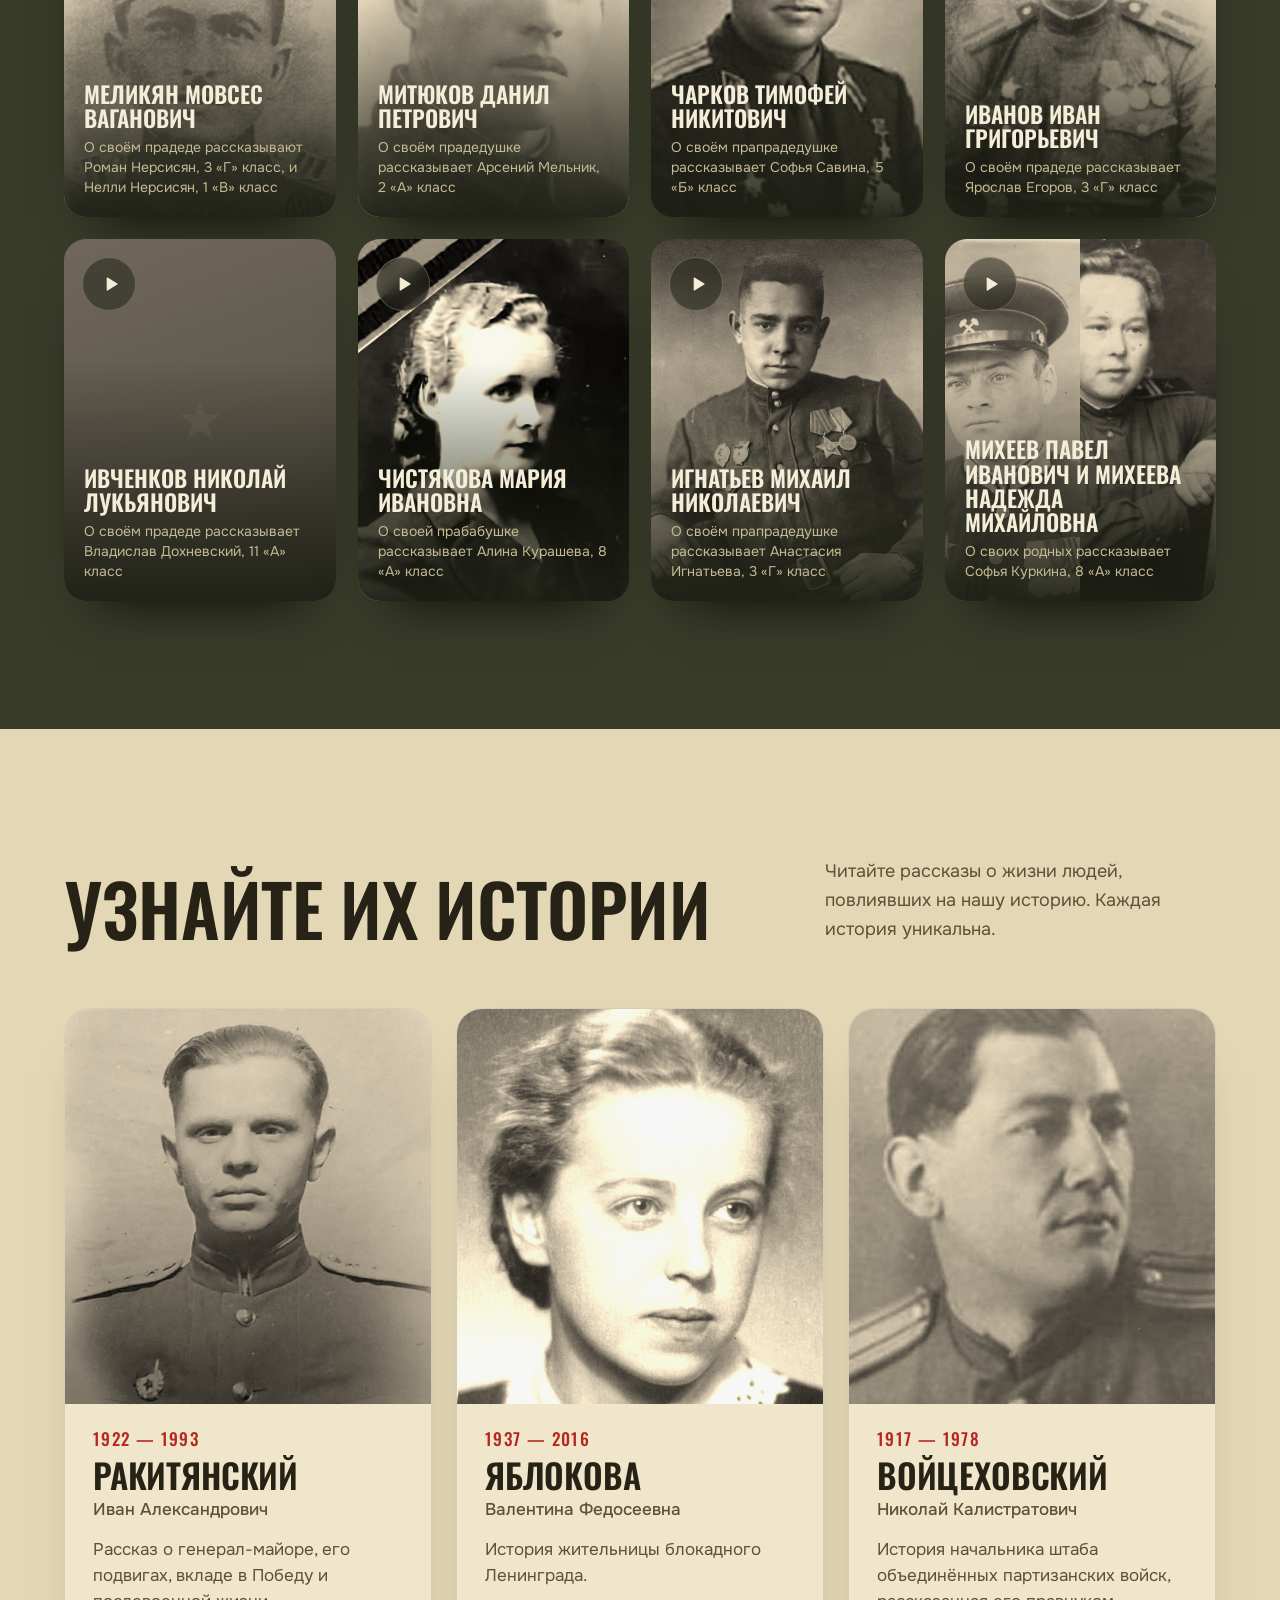
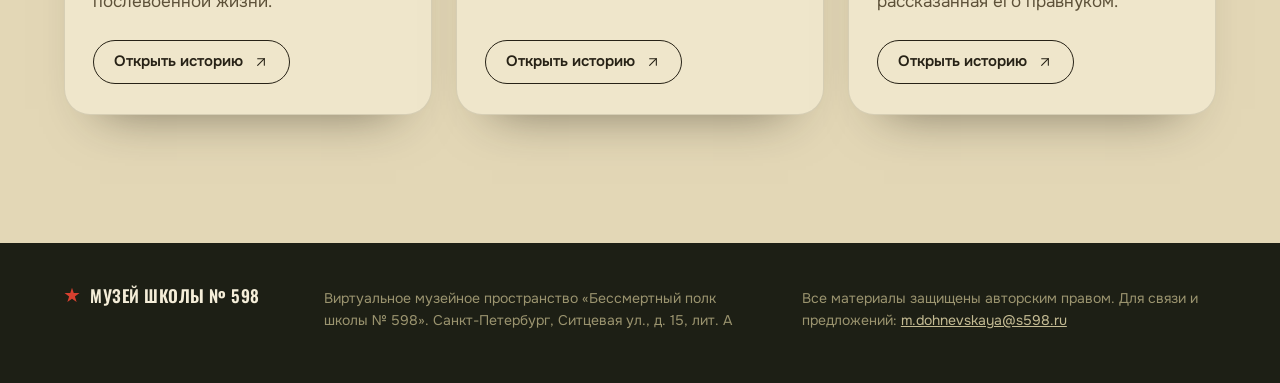
<file: stories.html>
<!DOCTYPE html>
<html lang="ru">
<head>
  <meta charset="utf-8">
  <meta name="viewport" content="width=device-width, initial-scale=1">
  <title>Истории — Бессмертный полк школы №&nbsp;598</title>
  <meta name="description" content="Видеоистории о героях Великой Отечественной войны, рассказанные их потомками, учениками школы №&nbsp;598.">
  <meta property="og:title" content="Истории — Бессмертный полк школы №&nbsp;598">
  <meta property="og:description" content="Видеоистории о героях Великой Отечественной войны, рассказанные их потомками, учениками школы №&nbsp;598.">
  <meta property="og:type" content="website">
  <meta property="og:image" content="img/photos/stend-598.jpg">
  <meta name="theme-color" content="#3a3d29">
  <link rel="icon" href="img/star.svg" type="image/svg+xml">
  <link rel="preload" href="fonts/oswald-cyr.woff2" as="font" type="font/woff2" crossorigin>
  <link rel="preload" href="fonts/onest-cyr.woff2" as="font" type="font/woff2" crossorigin>
  <link rel="stylesheet" href="css/style.css">
  <script>document.documentElement.className = 'js';</script>
</head>
<body class="p-stories">
  <div class="progress" aria-hidden="true"><i></i></div>
  <header class="top" id="top">
    <a class="brand" href="index.html"><svg class="star" viewBox="0 0 100 100" aria-hidden="true"><polygon points="50,4 61,38 97,38 68,59 79,94 50,73 21,94 32,59 3,38 39,38" fill="currentColor"/></svg><span>Музей школы №&nbsp;598</span></a>
    <nav class="nav" id="nav" aria-label="Разделы сайта"><a href="polk.html">Полк</a><a href="stories.html" aria-current="page">Истории</a><a href="index.html#uchastie">Участвовать</a><a href="about.html">О проекте</a><a href="index.html#kontakty">Контакты</a></nav>
    <a class="top__cta" href="index.html#uchastie"><svg class="star" viewBox="0 0 100 100" aria-hidden="true"><polygon points="50,4 61,38 97,38 68,59 79,94 50,73 21,94 32,59 3,38 39,38" fill="currentColor"/></svg><span>Добавить героя</span></a>
    <button class="menu-btn" type="button" aria-expanded="false" aria-controls="nav" aria-label="Меню"><i></i><i></i></button>
  </header>

  <main id="main">
    <section class="phero">
      <div class="wrap">
        <h1><span class="ln"><span>Истории, рассказанные потомками</span></span></h1>
        <p class="lead">Истории о героях, основанные на исследованиях и рассказанные внуками и правнуками.</p>
      </div>
    </section>
    <section class="videos videos--page">
      <div class="wrap">
        <div class="vgrid">
          <a class="vcard vcard--1" href="https://vk.com/video-45270533_456239239" data-embed="https://vkvideo.ru/video_ext.php?oid=-45270533&amp;id=456239239&amp;hd=2&amp;autoplay=1" data-title="Машкин Сергей Николаевич" data-r style="--d:0ms">
            <span class="vcard__img"><span><img src="img/heroes/6136383.jpg" alt="" width="480" height="600" loading="lazy" decoding="async"></span></span>
            <span class="vcard__play"><svg class="i" viewBox="0 0 24 24" fill="none" stroke="currentColor" stroke-width="1.6" stroke-linecap="round" stroke-linejoin="round" aria-hidden="true"><polygon points="7 4 20 12 7 20 7 4" fill="currentColor"/></svg></span>
            <span class="vcard__txt"><b>Машкин Сергей Николаевич</b><small>О своём прадеде рассказывает Александр Машкин, 2 «В» класс</small></span>
          </a>
          <a class="vcard vcard--1" href="https://vk.com/video-45270533_456239235" data-embed="https://vkvideo.ru/video_ext.php?oid=-45270533&amp;id=456239235&amp;hd=2&amp;autoplay=1" data-title="Максюта Дмитрий Нестерович" data-r style="--d:70ms">
            <span class="vcard__img"><span><img src="img/heroes/3031643.jpg" alt="" width="480" height="600" loading="lazy" decoding="async"></span></span>
            <span class="vcard__play"><svg class="i" viewBox="0 0 24 24" fill="none" stroke="currentColor" stroke-width="1.6" stroke-linecap="round" stroke-linejoin="round" aria-hidden="true"><polygon points="7 4 20 12 7 20 7 4" fill="currentColor"/></svg></span>
            <span class="vcard__txt"><b>Максюта Дмитрий Нестерович</b><small>О своём прадеде рассказывает Семён Носков, 2 «В» класс</small></span>
          </a>
          <a class="vcard vcard--1" href="https://vk.com/video-45270533_456239234" data-embed="https://vkvideo.ru/video_ext.php?oid=-45270533&amp;id=456239234&amp;hd=2&amp;autoplay=1" data-title="Громова Серафима Васильевна" data-r style="--d:140ms">
            <span class="vcard__img"><span><img src="img/heroes/6639306.jpg" alt="" width="480" height="600" loading="lazy" decoding="async"></span></span>
            <span class="vcard__play"><svg class="i" viewBox="0 0 24 24" fill="none" stroke="currentColor" stroke-width="1.6" stroke-linecap="round" stroke-linejoin="round" aria-hidden="true"><polygon points="7 4 20 12 7 20 7 4" fill="currentColor"/></svg></span>
            <span class="vcard__txt"><b>Громова Серафима Васильевна</b><small>О своей прабабушке рассказывает Вера Бирюкова, 6 «В» класс</small></span>
          </a>
          <a class="vcard vcard--1" href="https://vk.com/video-45270533_456239233" data-embed="https://vkvideo.ru/video_ext.php?oid=-45270533&amp;id=456239233&amp;hd=2&amp;autoplay=1" data-title="Лазеба Михаил Макарович" data-r style="--d:210ms">
            <span class="vcard__img"><span><img src="img/heroes/6462663.jpg" alt="" width="480" height="600" loading="lazy" decoding="async"></span></span>
            <span class="vcard__play"><svg class="i" viewBox="0 0 24 24" fill="none" stroke="currentColor" stroke-width="1.6" stroke-linecap="round" stroke-linejoin="round" aria-hidden="true"><polygon points="7 4 20 12 7 20 7 4" fill="currentColor"/></svg></span>
            <span class="vcard__txt"><b>Лазеба Михаил Макарович</b><small>О своём прадеде рассказывает Василиса Аборенко, 6 «В» класс</small></span>
          </a>
          <a class="vcard vcard--1" href="https://vk.com/video-45270533_456239230" data-embed="https://vkvideo.ru/video_ext.php?oid=-45270533&amp;id=456239230&amp;hd=2&amp;autoplay=1" data-title="Ракитянский Иван Александрович" data-r style="--d:0ms">
            <span class="vcard__img"><span><img src="img/heroes/6139643.jpg" alt="" width="480" height="600" loading="lazy" decoding="async"></span></span>
            <span class="vcard__play"><svg class="i" viewBox="0 0 24 24" fill="none" stroke="currentColor" stroke-width="1.6" stroke-linecap="round" stroke-linejoin="round" aria-hidden="true"><polygon points="7 4 20 12 7 20 7 4" fill="currentColor"/></svg></span>
            <span class="vcard__txt"><b>Ракитянский Иван Александрович</b><small>О своём прадеде рассказывает Михаил Жирохов, 5 «Г» класс</small></span>
          </a>
          <a class="vcard vcard--3" href="https://vk.com/video-45270533_456239227" data-embed="https://vkvideo.ru/video_ext.php?oid=-45270533&amp;id=456239227&amp;hd=2&amp;autoplay=1" data-title="Ринчинов Жамсо, Дондоков Дугаржаб Дондокович, Цыденов Арсалан Цыденович" data-r style="--d:70ms">
            <span class="vcard__img"><span><img src="img/heroes/6139356.jpg" alt="" width="480" height="600" loading="lazy" decoding="async"></span><span><img src="img/heroes/3837356.jpg" alt="" width="480" height="600" loading="lazy" decoding="async"></span><span><img src="img/heroes/3931393.jpg" alt="" width="480" height="600" loading="lazy" decoding="async"></span></span>
            <span class="vcard__play"><svg class="i" viewBox="0 0 24 24" fill="none" stroke="currentColor" stroke-width="1.6" stroke-linecap="round" stroke-linejoin="round" aria-hidden="true"><polygon points="7 4 20 12 7 20 7 4" fill="currentColor"/></svg></span>
            <span class="vcard__txt"><b>Ринчинов Жамсо, Дондоков Дугаржаб Дондокович, Цыденов Арсалан Цыденович</b><small>О своих прадедушках рассказывает Дари Жамсоева, 10 «Б» класс</small></span>
          </a>
          <a class="vcard vcard--1" href="https://vk.com/video-45270533_456239214" data-embed="https://vkvideo.ru/video_ext.php?oid=-45270533&amp;id=456239214&amp;hd=2&amp;autoplay=1" data-title="Войцеховский Николай Калистратович" data-r style="--d:140ms">
            <span class="vcard__img"><span><img src="img/heroes/3034323.jpg" alt="" width="480" height="600" loading="lazy" decoding="async"></span></span>
            <span class="vcard__play"><svg class="i" viewBox="0 0 24 24" fill="none" stroke="currentColor" stroke-width="1.6" stroke-linecap="round" stroke-linejoin="round" aria-hidden="true"><polygon points="7 4 20 12 7 20 7 4" fill="currentColor"/></svg></span>
            <span class="vcard__txt"><b>Войцеховский Николай Калистратович</b><small>О своём прадедушке рассказывает Арсений Войцеховский, 4 «Б» класс</small></span>
          </a>
          <a class="vcard vcard--1" href="https://vk.com/video-45270533_456239213" data-embed="https://vkvideo.ru/video_ext.php?oid=-45270533&amp;id=456239213&amp;hd=2&amp;autoplay=1" data-title="Стадник Алексей Дмитриевич" data-r style="--d:210ms">
            <span class="vcard__img"><span><img src="img/heroes/6666383.jpg" alt="" width="480" height="600" loading="lazy" decoding="async"></span></span>
            <span class="vcard__play"><svg class="i" viewBox="0 0 24 24" fill="none" stroke="currentColor" stroke-width="1.6" stroke-linecap="round" stroke-linejoin="round" aria-hidden="true"><polygon points="7 4 20 12 7 20 7 4" fill="currentColor"/></svg></span>
            <span class="vcard__txt"><b>Стадник Алексей Дмитриевич</b><small>О своём прадеде рассказывает Анастасия Доморощенкова, 5 «Б» класс</small></span>
          </a>
          <a class="vcard vcard--1" href="https://vk.com/video-45270533_456239210" data-embed="https://vkvideo.ru/video_ext.php?oid=-45270533&amp;id=456239210&amp;hd=2&amp;autoplay=1" data-title="Меликян Мовсес Ваганович" data-r style="--d:0ms">
            <span class="vcard__img"><span><img src="img/heroes/3139616.jpg" alt="" width="480" height="600" loading="lazy" decoding="async"></span></span>
            <span class="vcard__play"><svg class="i" viewBox="0 0 24 24" fill="none" stroke="currentColor" stroke-width="1.6" stroke-linecap="round" stroke-linejoin="round" aria-hidden="true"><polygon points="7 4 20 12 7 20 7 4" fill="currentColor"/></svg></span>
            <span class="vcard__txt"><b>Меликян Мовсес Ваганович</b><small>О своём прадеде рассказывают Роман Нерсисян, 3 «Г» класс, и Нелли Нерсисян, 1 «В» класс</small></span>
          </a>
          <a class="vcard vcard--1" href="https://vk.com/video-45270533_456239201" data-embed="https://vkvideo.ru/video_ext.php?oid=-45270533&amp;id=456239201&amp;hd=2&amp;autoplay=1" data-title="Митюков Данил Петрович" data-r style="--d:70ms">
            <span class="vcard__img"><span><img src="img/heroes/3562656.jpg" alt="" width="480" height="600" loading="lazy" decoding="async"></span></span>
            <span class="vcard__play"><svg class="i" viewBox="0 0 24 24" fill="none" stroke="currentColor" stroke-width="1.6" stroke-linecap="round" stroke-linejoin="round" aria-hidden="true"><polygon points="7 4 20 12 7 20 7 4" fill="currentColor"/></svg></span>
            <span class="vcard__txt"><b>Митюков Данил Петрович</b><small>О своём прадедушке рассказывает Арсений Мельник, 2 «А» класс</small></span>
          </a>
          <a class="vcard vcard--1" href="https://vk.com/video1330800_456239077" data-embed="https://vkvideo.ru/video_ext.php?oid=1330800&amp;id=456239077&amp;hd=2&amp;autoplay=1" data-title="Чарков Тимофей Никитович" data-r style="--d:140ms">
            <span class="vcard__img"><span><img src="img/heroes/6630633.jpg" alt="" width="480" height="600" loading="lazy" decoding="async"></span></span>
            <span class="vcard__play"><svg class="i" viewBox="0 0 24 24" fill="none" stroke="currentColor" stroke-width="1.6" stroke-linecap="round" stroke-linejoin="round" aria-hidden="true"><polygon points="7 4 20 12 7 20 7 4" fill="currentColor"/></svg></span>
            <span class="vcard__txt"><b>Чарков Тимофей Никитович</b><small>О своём прапрадедушке рассказывает Софья Савина, 5 «Б» класс</small></span>
          </a>
          <a class="vcard vcard--1" href="https://vk.com/video-45270533_456239196" data-embed="https://vkvideo.ru/video_ext.php?oid=-45270533&amp;id=456239196&amp;hd=2&amp;autoplay=1" data-title="Иванов Иван Григорьевич" data-r style="--d:210ms">
            <span class="vcard__img"><span><img src="img/heroes/6232396.jpg" alt="" width="480" height="600" loading="lazy" decoding="async"></span></span>
            <span class="vcard__play"><svg class="i" viewBox="0 0 24 24" fill="none" stroke="currentColor" stroke-width="1.6" stroke-linecap="round" stroke-linejoin="round" aria-hidden="true"><polygon points="7 4 20 12 7 20 7 4" fill="currentColor"/></svg></span>
            <span class="vcard__txt"><b>Иванов Иван Григорьевич</b><small>О своём прадеде рассказывает Ярослав Егоров, 3 «Г» класс</small></span>
          </a>
          <a class="vcard vcard--1" href="https://vk.com/video1330800_456239075" data-embed="https://vkvideo.ru/video_ext.php?oid=1330800&amp;id=456239075&amp;hd=2&amp;autoplay=1" data-title="Ивченков Николай Лукьянович" data-r style="--d:0ms">
            <span class="vcard__img"><span><span class="noph"><svg class="star" viewBox="0 0 100 100" aria-hidden="true"><polygon points="50,4 61,38 97,38 68,59 79,94 50,73 21,94 32,59 3,38 39,38" fill="currentColor"/></svg></span></span></span>
            <span class="vcard__play"><svg class="i" viewBox="0 0 24 24" fill="none" stroke="currentColor" stroke-width="1.6" stroke-linecap="round" stroke-linejoin="round" aria-hidden="true"><polygon points="7 4 20 12 7 20 7 4" fill="currentColor"/></svg></span>
            <span class="vcard__txt"><b>Ивченков Николай Лукьянович</b><small>О своём прадеде рассказывает Владислав Дохневский, 11 «А» класс</small></span>
          </a>
          <a class="vcard vcard--1" href="https://vk.com/video1330800_456239071" data-embed="https://vkvideo.ru/video_ext.php?oid=1330800&amp;id=456239071&amp;hd=2&amp;autoplay=1" data-title="Чистякова Мария Ивановна" data-r style="--d:70ms">
            <span class="vcard__img"><span><img src="img/heroes/3539356.jpg" alt="" width="480" height="600" loading="lazy" decoding="async"></span></span>
            <span class="vcard__play"><svg class="i" viewBox="0 0 24 24" fill="none" stroke="currentColor" stroke-width="1.6" stroke-linecap="round" stroke-linejoin="round" aria-hidden="true"><polygon points="7 4 20 12 7 20 7 4" fill="currentColor"/></svg></span>
            <span class="vcard__txt"><b>Чистякова Мария Ивановна</b><small>О своей прабабушке рассказывает Алина Курашева, 8 «А» класс</small></span>
          </a>
          <a class="vcard vcard--1" href="https://vk.com/video1330800_456239070" data-embed="https://vkvideo.ru/video_ext.php?oid=1330800&amp;id=456239070&amp;hd=2&amp;autoplay=1" data-title="Игнатьев Михаил Николаевич" data-r style="--d:140ms">
            <span class="vcard__img"><span><img src="img/heroes/3831343.jpg" alt="" width="480" height="600" loading="lazy" decoding="async"></span></span>
            <span class="vcard__play"><svg class="i" viewBox="0 0 24 24" fill="none" stroke="currentColor" stroke-width="1.6" stroke-linecap="round" stroke-linejoin="round" aria-hidden="true"><polygon points="7 4 20 12 7 20 7 4" fill="currentColor"/></svg></span>
            <span class="vcard__txt"><b>Игнатьев Михаил Николаевич</b><small>О своём прапрадедушке рассказывает Анастасия Игнатьева, 3 «Г» класс</small></span>
          </a>
          <a class="vcard vcard--2" href="https://vk.com/video1330800_456239069" data-embed="https://vkvideo.ru/video_ext.php?oid=1330800&amp;id=456239069&amp;hd=2&amp;autoplay=1" data-title="Михеев Павел Иванович и Михеева Надежда Михайловна" data-r style="--d:210ms">
            <span class="vcard__img"><span><img src="img/heroes/3432613.jpg" alt="" width="480" height="600" loading="lazy" decoding="async"></span><span><img src="img/heroes/3633613.jpg" alt="" width="480" height="600" loading="lazy" decoding="async"></span></span>
            <span class="vcard__play"><svg class="i" viewBox="0 0 24 24" fill="none" stroke="currentColor" stroke-width="1.6" stroke-linecap="round" stroke-linejoin="round" aria-hidden="true"><polygon points="7 4 20 12 7 20 7 4" fill="currentColor"/></svg></span>
            <span class="vcard__txt"><b>Михеев Павел Иванович и Михеева Надежда Михайловна</b><small>О своих родных рассказывает Софья Куркина, 8 «А» класс</small></span>
          </a>
        </div>
      </div>
    </section>

    <section class="stories" aria-labelledby="ist-h">
      <div class="wrap">
        <header class="sh">
          <h2 id="ist-h" data-r>Узнайте их истории</h2>
          <p data-r style="--d:90ms">Читайте рассказы о жизни людей, повлиявших на нашу историю. Каждая история уникальна.</p>
        </header>
        <div class="feat">
          <article class="fcard" data-r style="--d:0ms">
            <div class="fcard__img"><img src="img/photos/rakityansky.jpg" alt="Ракитянский Иван Александрович" width="544" height="700" loading="lazy" decoding="async"></div>
            <div class="fcard__body">
              <p class="fcard__dates">1922 — 1993</p>
              <h3>Ракитянский<span>Иван Александрович</span></h3>
              <p>Рассказ о генерал-майоре, его подвигах, вкладе в Победу и послевоенной жизни.</p>
              <a class="btn btn--line btn--s" href="https://disk.yandex.ru/d/PzQLocSsiDlkIA" target="_blank" rel="noopener">Открыть историю<svg class="i" viewBox="0 0 24 24" fill="none" stroke="currentColor" stroke-width="1.6" stroke-linecap="round" stroke-linejoin="round" aria-hidden="true"><path d="M7 7h10v10"/><path d="M7 17 17 7"/></svg></a>
            </div>
          </article>
          <article class="fcard" data-r style="--d:90ms">
            <div class="fcard__img"><img src="img/photos/yablokova.jpg" alt="Яблокова Валентина Федосеевна" width="463" height="700" loading="lazy" decoding="async"></div>
            <div class="fcard__body">
              <p class="fcard__dates">1937 — 2016</p>
              <h3>Яблокова<span>Валентина Федосеевна</span></h3>
              <p>История жительницы блокадного Ленинграда.</p>
              <a class="btn btn--line btn--s" href="https://disk.yandex.ru/d/sMF9dtMQinpFlA" target="_blank" rel="noopener">Открыть историю<svg class="i" viewBox="0 0 24 24" fill="none" stroke="currentColor" stroke-width="1.6" stroke-linecap="round" stroke-linejoin="round" aria-hidden="true"><path d="M7 7h10v10"/><path d="M7 17 17 7"/></svg></a>
            </div>
          </article>
          <article class="fcard" data-r style="--d:180ms">
            <div class="fcard__img"><img src="img/heroes/3034323.jpg" alt="Войцеховский Николай Калистратович" width="480" height="600" loading="lazy" decoding="async"></div>
            <div class="fcard__body">
              <p class="fcard__dates">1917 — 1978</p>
              <h3>Войцеховский<span>Николай Калистратович</span></h3>
              <p>История начальника штаба объединённых партизанских войск, рассказанная его правнуком.</p>
              <a class="btn btn--line btn--s" href="https://disk.yandex.ru/d/FLoPd5VkxBr7IQ" target="_blank" rel="noopener">Открыть историю<svg class="i" viewBox="0 0 24 24" fill="none" stroke="currentColor" stroke-width="1.6" stroke-linecap="round" stroke-linejoin="round" aria-hidden="true"><path d="M7 7h10v10"/><path d="M7 17 17 7"/></svg></a>
            </div>
          </article>
        </div>
      </div>
    </section>
  </main>

  <footer class="foot">
    <div class="wrap foot__in">
      <a class="brand" href="index.html"><svg class="star" viewBox="0 0 100 100" aria-hidden="true"><polygon points="50,4 61,38 97,38 68,59 79,94 50,73 21,94 32,59 3,38 39,38" fill="currentColor"/></svg><span>Музей школы №&nbsp;598</span></a>
      <p>Виртуальное музейное пространство «Бессмертный полк школы №&nbsp;598». Санкт-Петербург, Ситцевая ул., д. 15, лит. А</p>
      <p>Все материалы защищены авторским правом. Для связи и предложений: <a href="mailto:m.dohnevskaya@s598.ru">m.dohnevskaya@s598.ru</a></p>
    </div>
  </footer>

  <dialog class="v" id="video-view" aria-label="Видеоистория">
    <div class="v__in">
      <div class="v__bar"><p class="v__title"><span class="v__name"></span></p><button class="ib" type="button" data-act="close" aria-label="Закрыть"><svg class="i" viewBox="0 0 24 24" fill="none" stroke="currentColor" stroke-width="1.6" stroke-linecap="round" stroke-linejoin="round" aria-hidden="true"><path d="M18 6 6 18"/><path d="m6 6 12 12"/></svg></button></div>
      <div class="v__stage"><div class="v__frame"></div></div>
      <div class="v__foot"><p>Если видео не запускается, <a href="#" target="_blank" rel="noopener">откройте его во ВКонтакте</a></p></div>
    </div>
  </dialog>
  <script src="js/main.js" defer></script>
</body>
</html>
</file>
<file: css/style.css>
/* Музей школы № 598. Гамма военного времени: хаки, шинель, песочная бумага, латунь, красная звезда. */

@font-face { font-family: "Oswald"; font-weight: 300 700; font-display: swap; src: url("../fonts/oswald-cyr.woff2") format("woff2"); unicode-range: U+0301, U+0400-045F, U+0490-0491, U+04B0-04B1, U+2116; }
@font-face { font-family: "Oswald"; font-weight: 300 700; font-display: swap; src: url("../fonts/oswald-lat.woff2") format("woff2"); unicode-range: U+0000-00FF, U+2000-206F, U+20AC, U+2122, U+2212; }
@font-face { font-family: "Onest"; font-weight: 300 800; font-display: swap; src: url("../fonts/onest-cyr.woff2") format("woff2"); unicode-range: U+0301, U+0400-045F, U+0490-0491, U+04B0-04B1, U+2116; }
@font-face { font-family: "Onest"; font-weight: 300 800; font-display: swap; src: url("../fonts/onest-lat.woff2") format("woff2"); unicode-range: U+0000-00FF, U+2000-206F, U+20AC, U+2122, U+2212; }

:root {
  --k900: #1d1f15; --k800: #2a2d1e; --k700: #383b28; --k600: #494c33; --k500: #62653f;
  --sand: #e3d7b6; --sand-2: #d8caa2; --sand-hi: #efe6cb;
  --cream: #f4edd8; --mut: #c4bb93; --dim: #9b946f;
  --brown: #272216; --brown-2: #5d5139;
  --red: #b5271f; --red-hi: #d6402f; --brass: #d3ad58;
  --glass: rgba(244, 237, 216, .09); --glass-b: rgba(244, 237, 216, .24);
  --disp: "Oswald", "Arial Narrow", Impact, sans-serif;
  --text: "Onest", "Segoe UI", Arial, sans-serif;
  --ease: cubic-bezier(.2, .8, .2, 1);
  --sepia: grayscale(1) sepia(.5) contrast(1.06) brightness(.97);
  --gut: clamp(20px, 5vw, 104px);
}

@view-transition { navigation: auto; }
*, *::before, *::after { box-sizing: border-box; }
html { -webkit-text-size-adjust: 100%; scroll-behavior: smooth; scroll-padding-top: 96px; }
body { margin: 0; background: var(--k700); color: var(--cream); font: 400 18px/1.6 var(--text); -webkit-font-smoothing: antialiased; overflow-x: hidden; }
::selection { background: var(--red); color: var(--cream); }
img { max-width: 100%; display: block; }
a { color: inherit; }
h1, h2, h3, p, figure, dl, dd, ol { margin: 0; padding: 0; }
h1, h2, h3 { font-family: var(--disp); font-weight: 600; text-transform: uppercase; line-height: .98; letter-spacing: -.005em; }
h2 { font-size: clamp(40px, 5.6vw, 88px); }
h3 { font-size: 28px; line-height: 1.05; }
:focus-visible { outline: 2px solid var(--brass); outline-offset: 3px; }
.sr-only { position: absolute; width: 1px; height: 1px; overflow: hidden; clip-path: inset(50%); white-space: nowrap; }
.wrap { width: min(1760px, 100%); margin-inline: auto; padding-inline: var(--gut); }
.i { width: 18px; height: 18px; flex: none; }
.star { width: 1em; height: 1em; flex: none; }
.lead { font-size: clamp(18px, 1.5vw, 22px); line-height: 1.55; color: var(--mut); max-width: 34em; }

/* Появление при прокрутке */
.js [data-r] { opacity: 0; transform: translateY(36px); transition: opacity .9s var(--ease) var(--d, 0ms), transform .9s var(--ease) var(--d, 0ms); }
.js [data-r].in { opacity: 1; transform: none; }
.ln { display: block; overflow: hidden; padding: .14em 0 .06em; margin-top: -.14em; }
.ln > span { display: block; }
.js .ln > span { transform: translateY(110%); animation: lnup 1s var(--ease) forwards; }
.js .ln:nth-child(2) > span { animation-delay: .1s; }
.js .ln:nth-child(3) > span { animation-delay: .2s; }
@keyframes lnup { to { transform: none; } }
@keyframes fadeup { from { opacity: 0; transform: translateY(24px); } }

/* Полоса прокрутки и шапка */
.progress { position: fixed; inset: 0 0 auto 0; height: 3px; z-index: 60; pointer-events: none; }
.progress i { display: block; height: 100%; background: linear-gradient(90deg, var(--red), var(--brass)); transform: scaleX(0); transform-origin: 0 50%; }
.top { position: fixed; z-index: 50; top: 14px; left: 50%; transform: translateX(-50%); width: min(calc(100% - 28px), calc(1760px - 2 * var(--gut) + 48px)); height: 60px; padding: 0 10px 0 24px; display: flex; align-items: center; gap: 24px; border-radius: 999px; background: rgba(29, 31, 21, .62); border: 1px solid rgba(244, 237, 216, .16); -webkit-backdrop-filter: blur(16px) saturate(1.3); backdrop-filter: blur(16px) saturate(1.3); box-shadow: inset 0 1px 0 rgba(244, 237, 216, .12), 0 12px 32px -16px rgba(0, 0, 0, .6); transition: background-color .3s var(--ease); }
.top.is-stuck { background: rgba(29, 31, 21, .84); }
.brand { display: inline-flex; align-items: center; gap: 10px; font: 600 17px/1 var(--disp); text-transform: uppercase; letter-spacing: .03em; text-decoration: none; white-space: nowrap; }
.brand .star { color: var(--red-hi); font-size: 16px; }
.nav { display: flex; gap: 4px; margin-inline: auto; }
.nav a { padding: 9px 16px; border-radius: 999px; font-size: 15px; font-weight: 500; color: var(--mut); text-decoration: none; transition: color .2s var(--ease), background-color .2s var(--ease); }
.nav a:hover { color: var(--cream); background: rgba(244, 237, 216, .08); }
.nav a[aria-current="page"] { color: var(--cream); background: rgba(244, 237, 216, .14); box-shadow: inset 0 -2px 0 var(--red-hi); }
.top__cta { display: inline-flex; align-items: center; gap: 9px; height: 42px; padding: 0 20px 0 16px; border-radius: 999px; font: 600 15px/1 var(--text); color: var(--k900); background: var(--sand); text-decoration: none; white-space: nowrap; box-shadow: inset 0 1px 0 rgba(255, 255, 255, .6), inset 0 -2px 0 rgba(39, 34, 22, .14); transition: background-color .25s var(--ease), transform .25s var(--ease); }
.top__cta .star { font-size: 13px; color: var(--red); transition: rotate .5s var(--ease); }
.top__cta:hover { background: #f3ead0; transform: translateY(-1px); }
.top__cta:hover .star { rotate: 72deg; }
.top__cta:active { transform: scale(.97); }
.menu-btn { display: none; width: 44px; height: 44px; margin-left: auto; padding: 0; border: 0; border-radius: 50%; background: rgba(244, 237, 216, .1); cursor: pointer; }
.menu-btn i { display: block; width: 18px; height: 2px; margin: 5px auto; background: var(--cream); transition: transform .3s var(--ease); }
.menu-btn[aria-expanded="true"] i:first-child { transform: translateY(3.5px) rotate(45deg); }
.menu-btn[aria-expanded="true"] i:last-child { transform: translateY(-3.5px) rotate(-45deg); }

/* Кнопки */
.btn { position: relative; display: inline-flex; align-items: center; justify-content: center; gap: 10px; height: 54px; padding: 0 28px; border: 0; border-radius: 999px; font: 600 16px/1 var(--text); text-decoration: none; white-space: nowrap; cursor: pointer; overflow: hidden; isolation: isolate; transition: transform .25s var(--ease), box-shadow .25s var(--ease), background-color .25s var(--ease), color .25s var(--ease), border-color .25s var(--ease); }
.btn::after { content: ""; position: absolute; z-index: -1; top: 0; bottom: 0; left: -60%; width: 40%; background: linear-gradient(100deg, transparent, rgba(255, 255, 255, .34), transparent); transform: skewX(-18deg); transition: left .6s var(--ease); }
.btn:hover::after { left: 120%; }
.btn:hover { transform: translateY(-2px); }
.btn:active { transform: translateY(0) scale(.98); }
.btn--main { color: #fff6e6; background: linear-gradient(180deg, #cf3d2e, #a3221b); box-shadow: inset 0 1px 0 rgba(255, 255, 255, .32), inset 0 -2px 0 rgba(0, 0, 0, .18), 0 14px 28px -12px rgba(110, 18, 10, .85); }
.btn--main:hover { box-shadow: inset 0 1px 0 rgba(255, 255, 255, .4), inset 0 -2px 0 rgba(0, 0, 0, .18), 0 20px 36px -12px rgba(140, 24, 12, .9); }
.btn--glass { color: var(--cream); background: var(--glass); border: 1px solid var(--glass-b); -webkit-backdrop-filter: blur(12px); backdrop-filter: blur(12px); box-shadow: inset 0 1px 0 rgba(255, 255, 255, .18); }
.btn--glass:hover { background: rgba(244, 237, 216, .18); }
.btn--line { color: inherit; background: transparent; border: 1.5px solid currentColor; }
.btn--line:hover { background: var(--brown); color: var(--sand-hi); border-color: var(--brown); }
.anketa .btn--line:hover { background: var(--cream); color: var(--k900); border-color: var(--cream); }
.btn--s { height: 44px; padding: 0 20px; font-size: 15px; }
.btn .i { width: 16px; height: 16px; }
.acts { display: flex; flex-wrap: wrap; gap: 14px; margin-top: 36px; }

/* Первый экран */
.hero { position: relative; min-height: 100vh; min-height: 100svh; display: flex; flex-direction: column; justify-content: flex-end; overflow: hidden; background: linear-gradient(115deg, #24261a, #4d4f34 70%, #6a6540); }
.hero__photo { position: absolute; inset: 0 0 0 auto; width: 60%; overflow: hidden; -webkit-mask-image: linear-gradient(90deg, transparent, #000 40%); mask-image: linear-gradient(90deg, transparent, #000 40%); }
.hero__photo img { width: 100%; height: 100%; object-fit: cover; object-position: 84% 28%; animation: kenburns 36s ease-in-out infinite alternate; }
.hero__photo::after { content: ""; position: absolute; inset: 0; opacity: .22; mix-blend-mode: overlay; background-image: url("data:image/svg+xml,%3Csvg xmlns='http://www.w3.org/2000/svg' width='260' height='260'%3E%3Cfilter id='n'%3E%3CfeTurbulence type='fractalNoise' baseFrequency='.9' numOctaves='2' stitchTiles='stitch'/%3E%3C/filter%3E%3Crect width='100%25' height='100%25' filter='url(%23n)'/%3E%3C/svg%3E"); }
@keyframes kenburns { from { scale: 1.04; translate: 0 0; } to { scale: 1.14; translate: -1.5% -1%; } }
.hero__scene { position: absolute; inset: 0; width: 100%; height: 100%; }
.hero::before { content: ""; position: absolute; inset: 0; z-index: 1; background: linear-gradient(90deg, rgba(29, 31, 21, .86), rgba(29, 31, 21, .55) 38%, rgba(29, 31, 21, 0) 66%), linear-gradient(180deg, rgba(29, 31, 21, .5), transparent 22%); pointer-events: none; }
.hero::after { content: ""; position: absolute; inset: auto 0 0 0; height: 46%; z-index: 1; background: linear-gradient(180deg, transparent, rgba(42, 45, 30, .86) 62%, var(--k800)); pointer-events: none; }
.hero__in { position: relative; z-index: 2; padding-top: clamp(108px, 14vh, 130px); }
.hero h1 { font-size: clamp(52px, min(7.3vw, 15vh), 190px); line-height: .9; }
.ln--sub { color: var(--brass); font-size: .5em; line-height: 1.1; margin-top: .12em; }
.hero .lead { margin-top: clamp(14px, 2.6vh, 28px); color: var(--cream); opacity: .92; max-width: min(34em, 44vw); }
.hero .acts { margin-top: clamp(20px, 3.4vh, 36px); }
.js .hero .lead, .js .hero .acts, .js .hero__foot { animation: fadeup 1s var(--ease) .45s both; }
.js .hero .acts { animation-delay: .55s; }
.js .hero__foot { animation-delay: .7s; }
.hero__foot { position: relative; z-index: 2; display: flex; align-items: center; justify-content: space-between; gap: 24px; padding-top: clamp(22px, 4.4vh, 56px); padding-bottom: clamp(22px, 3.6vh, 40px); }
.stats { display: flex; padding: 14px 6px; border-radius: 22px; background: rgba(29, 31, 21, .42); border: 1px solid var(--glass-b); -webkit-backdrop-filter: blur(14px); backdrop-filter: blur(14px); box-shadow: inset 0 1px 0 rgba(255, 255, 255, .12); }
.stats div { display: flex; flex-direction: column-reverse; padding: 2px clamp(16px, 2.4vw, 34px); }
.stats div + div { border-left: 1px solid rgba(244, 237, 216, .2); }
.stats dd { font: 600 clamp(28px, min(3.2vw, 5.4vh), 46px)/1 var(--disp); font-variant-numeric: tabular-nums; }
.stats dt { margin-top: 6px; font-size: 13px; line-height: 1.2; color: var(--mut); white-space: nowrap; }
.scroll { display: grid; place-items: center; width: 54px; height: 54px; border-radius: 50%; color: var(--cream); background: var(--glass); border: 1px solid var(--glass-b); -webkit-backdrop-filter: blur(12px); backdrop-filter: blur(12px); transition: background-color .25s var(--ease), transform .25s var(--ease); }
.scroll:hover { background: rgba(244, 237, 216, .2); transform: translateY(3px); }
.scroll .i { animation: nudge 2.4s var(--ease) infinite; }
@keyframes nudge { 50% { transform: translateY(5px); } }

/* Бегущая лента фамилий */
.tape { background: var(--k800); padding: 30px 0 46px; overflow: hidden; }
.tape__row { display: flex; align-items: center; width: max-content; gap: .5em; font: 600 clamp(46px, 7vw, 108px)/1.12 var(--disp); text-transform: uppercase; white-space: nowrap; color: transparent; -webkit-text-stroke: 1.5px rgba(227, 215, 182, .55); animation: tape 90s linear infinite; }
.tape__row--rev { color: rgba(227, 215, 182, .13); -webkit-text-stroke: 0; animation-direction: reverse; animation-duration: 110s; }
.tape__row .star { font-size: .3em; color: var(--red-hi); }
@keyframes tape { to { transform: translateX(-50%); } }

/* О проекте */
.about { padding: clamp(90px, 11vw, 170px) 0; }
.about__grid { display: grid; grid-template-columns: minmax(0, 7fr) minmax(0, 4fr); gap: clamp(40px, 7vw, 110px); align-items: center; }
.kicker { display: flex; align-items: center; gap: 14px; margin-bottom: 30px; font: 500 16px/1 var(--disp); letter-spacing: .14em; color: var(--brass); }
.kicker::before { content: ""; width: 44px; height: 2px; background: var(--red-hi); }
.statement { font-size: clamp(24px, 2.7vw, 40px); line-height: 1.3; font-weight: 500; letter-spacing: -.012em; }
.statement em { font-style: normal; color: var(--brass); }
.js .statement .w { opacity: .2; transition: opacity .4s linear; }
.js .statement .w.on { opacity: 1; }
.about .btn { margin-top: 40px; }
.shot { position: relative; border-radius: 22px; overflow: hidden; border: 1px solid var(--glass-b); box-shadow: 0 40px 70px -30px rgba(0, 0, 0, .7); rotate: 2deg; translate: 0 var(--py, 0px); }
.shot img { width: 100%; height: auto; filter: var(--sepia); scale: 1.04; }
.shot figcaption { position: absolute; left: 12px; bottom: 12px; padding: 8px 14px; border-radius: 999px; font-size: 13px; color: var(--cream); background: rgba(29, 31, 21, .6); -webkit-backdrop-filter: blur(10px); backdrop-filter: blur(10px); }

/* Полк: стена портретов */
.polk { background: var(--k800); padding: clamp(90px, 10vw, 150px) 0 clamp(100px, 11vw, 170px); overflow: hidden; }
.polk__head { display: grid; grid-template-columns: minmax(0, 7fr) minmax(0, 4fr); gap: clamp(28px, 6vw, 96px); align-items: end; }
.polk__head h2 b { font-weight: 600; color: var(--red-hi); }
.polk__head p { color: var(--mut); margin-bottom: 26px; }
.wall { margin-top: clamp(50px, 6vw, 90px); perspective: 1500px; -webkit-mask-image: linear-gradient(90deg, transparent, #000 14%, #000 86%, transparent); mask-image: linear-gradient(90deg, transparent, #000 14%, #000 86%, transparent); }
.wall__plane { display: grid; gap: 18px; transform: rotateX(18deg) rotateZ(-4deg) scale(1.06); transform-style: preserve-3d; }
.wall__row { display: flex; gap: 18px; width: max-content; animation: tape var(--dur, 120s) linear infinite; }
.wall__row:nth-child(2) { animation-direction: reverse; }
.wall:hover .wall__row { animation-play-state: paused; }
.wcard { position: relative; flex: none; width: clamp(120px, 12vw, 176px); aspect-ratio: 4 / 5; border-radius: 14px; overflow: hidden; background: var(--k600); text-decoration: none; box-shadow: 0 18px 30px -18px rgba(0, 0, 0, .8); transition: translate .35s var(--ease), box-shadow .35s var(--ease); }
.wcard img { width: 100%; height: 100%; object-fit: cover; filter: var(--sepia); transition: filter .35s var(--ease), scale .5s var(--ease); }
.wcard span { position: absolute; inset: auto 0 0 0; padding: 26px 10px 9px; font: 500 13px/1.2 var(--disp); letter-spacing: .03em; text-transform: uppercase; color: var(--cream); background: linear-gradient(transparent, rgba(29, 31, 21, .9)); }
.wcard:hover { translate: 0 -8px; box-shadow: 0 0 0 2px var(--brass), 0 26px 40px -18px rgba(0, 0, 0, .9); }
.wcard:hover img { filter: grayscale(1) contrast(1.05); scale: 1.07; }
.noph { display: grid; place-items: center; width: 100%; height: 100%; aspect-ratio: 4 / 5; background: linear-gradient(160deg, var(--k500), var(--k600)); color: var(--red-hi); font-size: 44px; }

/* Заголовок секции */
.sh { display: grid; grid-template-columns: minmax(0, 7fr) minmax(0, 4fr); gap: clamp(20px, 6vw, 96px); align-items: end; margin-bottom: clamp(40px, 5vw, 72px); }
.sh p { color: var(--mut); }
.sh--row { display: flex; justify-content: space-between; align-items: flex-end; flex-wrap: wrap; }

/* Истории (светлая секция) */
.stories { background: var(--sand); color: var(--brown); padding: clamp(90px, 10vw, 150px) 0; }
.stories .sh p { color: var(--brown-2); }
.feat { display: grid; grid-template-columns: repeat(3, minmax(0, 1fr)); gap: 24px; }
.fcard { display: flex; flex-direction: column; border-radius: 26px; overflow: hidden; background: var(--sand-hi); border: 1px solid rgba(39, 34, 22, .12); box-shadow: 0 30px 50px -36px rgba(39, 34, 22, .6); transition: opacity .9s var(--ease) var(--d, 0ms), transform .9s var(--ease) var(--d, 0ms), box-shadow .35s var(--ease); }
.fcard:hover { box-shadow: 0 40px 60px -34px rgba(39, 34, 22, .75); }
.fcard__img { aspect-ratio: 5 / 5.4; overflow: hidden; }
.fcard__img img { width: 100%; height: 100%; object-fit: cover; object-position: 50% 18%; filter: var(--sepia); transition: scale .7s var(--ease); }
.fcard:hover .fcard__img img { scale: 1.06; }
.fcard__body { display: flex; flex-direction: column; align-items: flex-start; flex: 1; padding: 26px 28px 30px; }
.fcard__dates { font: 500 17px/1 var(--disp); letter-spacing: .08em; color: var(--red); }
.fcard h3 { margin-top: 10px; font-size: 34px; }
.fcard h3 span { display: block; margin-top: 6px; font: 500 17px/1.3 var(--text); text-transform: none; letter-spacing: 0; color: var(--brown-2); }
.fcard__body > p:not(.fcard__dates) { margin: 16px 0 24px; font-size: 17px; line-height: 1.55; color: var(--brown-2); }
.fcard .btn { margin-top: auto; }

/* Видеоистории */
.videos { padding: clamp(90px, 10vw, 150px) 0; }
.videos--page { padding-top: 10px; }
.vgrid { display: grid; grid-template-columns: repeat(4, minmax(0, 1fr)); gap: 22px; }
.vcard { position: relative; display: block; aspect-ratio: 3 / 4; border-radius: 22px; overflow: hidden; background: var(--k600); text-decoration: none; box-shadow: 0 30px 50px -34px rgba(0, 0, 0, .9); }
.vcard__img { position: absolute; inset: 0; display: flex; }
.vcard__img span { flex: 1; min-width: 0; }
.vcard__img img, .vcard__img .noph { width: 100%; height: 100%; object-fit: cover; filter: var(--sepia); transition: scale .7s var(--ease), filter .4s var(--ease); }
.vcard::after { content: ""; position: absolute; inset: 0; background: linear-gradient(180deg, rgba(29, 31, 21, 0) 34%, rgba(29, 31, 21, .94)); }
.vcard:hover .vcard__img img { scale: 1.07; }
.vcard__play { position: absolute; z-index: 2; left: 18px; top: 18px; display: grid; place-items: center; width: 54px; height: 54px; border-radius: 50%; color: var(--cream); background: rgba(29, 31, 21, .5); border: 1px solid var(--glass-b); -webkit-backdrop-filter: blur(10px); backdrop-filter: blur(10px); transition: background-color .3s var(--ease), scale .3s var(--ease); }
.vcard__play .i { width: 18px; height: 18px; margin-left: 3px; }
.vcard:hover .vcard__play { background: var(--red); border-color: transparent; scale: 1.1; }
.vcard__txt { position: absolute; z-index: 2; inset: auto 20px 20px 20px; display: flex; flex-direction: column; gap: 8px; }
.vcard__txt b { font: 600 23px/1.05 var(--disp); text-transform: uppercase; }
.vcard__txt small { font-size: 14px; line-height: 1.4; color: var(--mut); }

/* Как участвовать (светлая секция) */
.join { background: var(--sand); color: var(--brown); padding: clamp(90px, 10vw, 150px) 0; }
.join .sh p { color: var(--brown-2); }
.steps { list-style: none; display: grid; grid-template-columns: repeat(3, minmax(0, 1fr)); gap: 24px; }
.steps li { position: relative; display: flex; flex-direction: column; align-items: flex-start; padding: 30px 30px 32px; border-radius: 26px; background: var(--sand-hi); border: 1px solid rgba(39, 34, 22, .12); }
.steps__n { font: 600 112px/.85 var(--disp); color: transparent; -webkit-text-stroke: 2px var(--red); margin-bottom: 26px; }
.steps p { margin: 12px 0 22px; font-size: 17px; line-height: 1.55; color: var(--brown-2); }
.steps .btn, .chips { margin-top: auto; }
.chips { display: flex; flex-wrap: wrap; gap: 8px; }
.chips a { display: inline-flex; align-items: center; gap: 6px; padding: 8px 14px; border-radius: 999px; border: 1px solid rgba(39, 34, 22, .28); font-size: 14px; font-weight: 500; text-decoration: none; transition: background-color .2s var(--ease), color .2s var(--ease); }
.chips a:hover { background: var(--brown); color: var(--sand-hi); }
.chips .i { width: 14px; height: 14px; }
.anketa { display: grid; grid-template-columns: minmax(0, 4fr) minmax(0, 8fr); gap: 28px clamp(28px, 5vw, 72px); margin-top: 24px; padding: clamp(26px, 4vw, 56px); border-radius: 30px; color: var(--cream); background: linear-gradient(150deg, var(--k600), var(--k800)); box-shadow: 0 40px 70px -40px rgba(39, 34, 22, .9); scroll-margin-top: 110px; }
.anketa h3 { font-size: clamp(34px, 3.6vw, 52px); }
.anketa__head p { margin-top: 16px; color: var(--mut); }
.anketa__grid { display: grid; grid-template-columns: repeat(2, minmax(0, 1fr)); gap: 16px; }
.fld--wide { grid-column: 1 / -1; }
.fld label { display: block; margin-bottom: 6px; font-size: 14px; color: var(--mut); }
.fld input, .fld textarea { display: block; width: 100%; padding: 12px 16px; font: 400 16px/1.5 var(--text); color: var(--cream); background: rgba(244, 237, 216, .07); border: 1px solid rgba(244, 237, 216, .22); border-radius: 14px; resize: vertical; transition: border-color .2s var(--ease), background-color .2s var(--ease), box-shadow .2s var(--ease); }
.fld input:hover, .fld textarea:hover { border-color: rgba(244, 237, 216, .42); }
.fld input:focus, .fld textarea:focus { outline: 0; border-color: var(--brass); background: rgba(244, 237, 216, .11); box-shadow: 0 0 0 4px rgba(211, 173, 88, .2); }
.anketa__acts { grid-column: 2; display: flex; flex-wrap: wrap; align-items: center; gap: 12px; }
.anketa__note { flex-basis: 100%; min-height: 24px; font-size: 14px; color: var(--brass); }

/* Увековечим память */
.memory { position: relative; padding: clamp(110px, 13vw, 200px) 0; overflow: hidden; background: var(--k800); }
.memory__bg { position: absolute; inset: -18% 0; translate: 0 var(--py, 0px); }
.memory__bg img { width: 100%; height: 100%; object-fit: cover; filter: var(--sepia); }
.memory::before { content: ""; position: absolute; inset: 0; z-index: 1; background: linear-gradient(180deg, var(--k800), rgba(42, 45, 30, .78) 30%, rgba(42, 45, 30, .82) 70%, var(--k700)); }
.memory .wrap { position: relative; z-index: 2; }
.memory__lead { margin-top: 26px; max-width: 30em; font-size: clamp(20px, 2vw, 28px); line-height: 1.4; font-weight: 500; }
.tenets { display: grid; grid-template-columns: repeat(3, minmax(0, 1fr)); gap: 22px; margin-top: clamp(44px, 5vw, 76px); }
.glass { position: relative; padding: 28px; border-radius: 24px; background: var(--glass); border: 1px solid var(--glass-b); -webkit-backdrop-filter: blur(12px); backdrop-filter: blur(12px); box-shadow: inset 0 1px 0 rgba(255, 255, 255, .14); overflow: hidden; }
.glass::before { content: ""; position: absolute; inset: 0; background: radial-gradient(260px circle at var(--mx, 50%) var(--my, 0%), rgba(244, 237, 216, .2), transparent 70%); opacity: 0; transition: opacity .35s var(--ease); pointer-events: none; }
.glass:hover::before { opacity: 1; }
.glass p { margin-top: 12px; font-size: 17px; line-height: 1.55; color: var(--mut); }

/* Контакты */
.contact { padding: clamp(90px, 10vw, 150px) 0; }
.contact__card { position: relative; display: grid; grid-template-columns: minmax(0, 5fr) minmax(0, 6fr); gap: clamp(32px, 6vw, 96px); padding: clamp(30px, 5vw, 72px); border-radius: 36px; overflow: hidden; background: linear-gradient(140deg, var(--k500), var(--k800) 70%); border: 1px solid var(--glass-b); box-shadow: inset 0 1px 0 rgba(255, 255, 255, .14), 0 50px 80px -50px rgba(0, 0, 0, .9); }
.contact__card::after { content: ""; position: absolute; right: -90px; bottom: -120px; width: 420px; height: 420px; background: url("../img/star.svg") center / contain no-repeat; opacity: .22; rotate: 14deg; pointer-events: none; }
.contact__card > * { position: relative; z-index: 1; }
.contact__card p { margin: 20px 0 32px; color: var(--mut); max-width: 24em; }
.contact dl div { padding: 18px 0; border-top: 1px solid rgba(244, 237, 216, .2); }
.contact dl div:first-child { border-top: 0; padding-top: 0; }
.contact dt { font-size: 14px; color: var(--mut); }
.contact dd { margin-top: 4px; font: 500 clamp(24px, 2.6vw, 38px)/1.15 var(--disp); overflow-wrap: anywhere; }
.contact dd a { text-decoration: none; transition: color .2s var(--ease); }
.contact dd a:hover { color: var(--brass); }

.foot { background: var(--k900); padding: 44px 0 52px; font-size: 14px; line-height: 1.6; color: var(--dim); }
.foot__in { display: grid; grid-template-columns: auto minmax(0, 1fr) minmax(0, 1fr); gap: 20px clamp(28px, 5vw, 80px); align-items: start; }
.foot .brand { color: var(--cream); }
.foot a:not(.brand) { color: var(--mut); }

/* Внутренние страницы */
.phero { position: relative; padding: 190px 0 clamp(50px, 6vw, 84px); background: radial-gradient(90% 120% at 85% 0%, rgba(183, 154, 92, .34), transparent 60%), linear-gradient(180deg, var(--k800), var(--k700)); overflow: hidden; }
.phero h1 { font-size: clamp(52px, 9vw, 150px); line-height: .92; }
.phero .lead { margin-top: 26px; animation: fadeup 1s var(--ease) .35s both; }

.roster { padding-bottom: clamp(90px, 10vw, 150px); }
.tools { position: sticky; top: 86px; z-index: 6; display: flex; flex-wrap: wrap; align-items: center; gap: 10px 18px; padding: 10px 18px 10px 10px; border-radius: 26px; background: rgba(29, 31, 21, .72); border: 1px solid rgba(244, 237, 216, .16); -webkit-backdrop-filter: blur(16px); backdrop-filter: blur(16px); }
.search { position: relative; }
.search .i { position: absolute; left: 16px; top: 13px; color: var(--mut); pointer-events: none; }
.search input { width: 250px; height: 44px; padding: 0 16px 0 44px; font: 400 16px var(--text); color: var(--cream); background: rgba(244, 237, 216, .08); border: 1px solid rgba(244, 237, 216, .2); border-radius: 999px; transition: border-color .2s var(--ease), box-shadow .2s var(--ease); }
.search input::placeholder { color: var(--dim); }
.search input:focus { outline: 0; border-color: var(--brass); box-shadow: 0 0 0 4px rgba(211, 173, 88, .2); }
.abc { display: flex; flex-wrap: wrap; gap: 2px; }
.abc button { min-width: 34px; height: 34px; padding: 0 8px; font: 500 15px var(--disp); color: var(--mut); background: none; border: 0; border-radius: 999px; cursor: pointer; transition: background-color .2s var(--ease), color .2s var(--ease); }
.abc button:hover { background: rgba(244, 237, 216, .1); color: var(--cream); }
.abc button[aria-pressed="true"] { background: var(--red); color: #fff6e6; }
.count { margin-left: auto; font-size: 14px; color: var(--mut); }
.grid { display: grid; grid-template-columns: repeat(auto-fill, minmax(196px, 1fr)); gap: 38px 22px; padding-top: 40px; }
.card { display: block; text-decoration: none; }
.card[hidden] { display: none; }
.card__img { position: relative; display: block; aspect-ratio: 4 / 5; border-radius: 18px; overflow: hidden; background: var(--k600); box-shadow: 0 26px 40px -28px rgba(0, 0, 0, .9); transition: box-shadow .35s var(--ease), translate .35s var(--ease); }
.card__img img { width: 100%; height: 100%; object-fit: cover; filter: var(--sepia); transition: scale .6s var(--ease), filter .35s var(--ease); }
.card__img i { position: absolute; left: 10px; top: 10px; padding: 5px 10px; border-radius: 999px; font: 500 13px/1 var(--disp); font-style: normal; letter-spacing: .06em; color: var(--cream); background: rgba(29, 31, 21, .55); -webkit-backdrop-filter: blur(8px); backdrop-filter: blur(8px); }
.card:hover .card__img { translate: 0 -6px; box-shadow: 0 0 0 2px var(--brass), 0 34px 46px -26px rgba(0, 0, 0, .95); }
.card:hover .card__img img { scale: 1.06; filter: grayscale(1) contrast(1.05); }
.card__fam, .card__name, .card__meta { display: block; }
.card__fam { margin-top: 16px; font: 600 24px/1.05 var(--disp); text-transform: uppercase; overflow-wrap: anywhere; }
.card__name { margin-top: 4px; font-size: 15px; line-height: 1.35; color: var(--mut); }
.card__meta { margin-top: 8px; font-size: 13px; line-height: 1.45; color: var(--dim); }
.empty { padding-top: 48px; color: var(--mut); }
.empty button { font: inherit; color: var(--brass); background: none; border: 0; padding: 0; text-decoration: underline; cursor: pointer; }

.prose-sec { padding: clamp(50px, 6vw, 90px) 0 clamp(90px, 10vw, 150px); }
.prose-grid { display: grid; grid-template-columns: minmax(0, 7fr) minmax(0, 4fr); gap: clamp(40px, 7vw, 110px); align-items: start; }
.prose p { font-size: 19px; line-height: 1.65; color: rgba(244, 237, 216, .86); max-width: 36em; }
.prose p + p { margin-top: 22px; }
.prose .prose__big { font-size: clamp(24px, 2.4vw, 34px); line-height: 1.32; font-weight: 500; color: var(--cream); letter-spacing: -.01em; }
.prose h2 { font-size: clamp(32px, 3.6vw, 52px); margin: 64px 0 26px; }
.finds { display: grid; grid-template-columns: repeat(3, minmax(0, 1fr)); gap: 16px; margin-bottom: 44px; }
.finds div { padding: 22px; border-radius: 20px; background: var(--glass); border: 1px solid var(--glass-b); }
.finds h3 { font-size: 22px; color: var(--brass); }
.finds p { margin-top: 10px; font-size: 16px; line-height: 1.5; }
.prose-side { display: grid; gap: 34px; position: sticky; top: 110px; }
.prose-side .shot:nth-child(2) { rotate: -3deg; width: 78%; justify-self: end; }

/* Окна просмотра */
dialog.v { width: 100vw; height: 100dvh; max-width: none; max-height: none; margin: 0; padding: 0; border: 0; background: transparent; color: var(--cream); }
dialog.v::backdrop { background: rgba(22, 24, 16, .95); -webkit-backdrop-filter: blur(6px); backdrop-filter: blur(6px); }
dialog.v[open], dialog.v[open]::backdrop { animation: fade .3s var(--ease); }
@keyframes fade { from { opacity: 0; } }
.v__in { height: 100%; display: grid; grid-template-rows: 72px minmax(0, 1fr) 80px; }
.v__bar { display: flex; align-items: center; justify-content: space-between; gap: 16px; padding: 0 24px; }
.v__title { font: 600 24px/1.1 var(--disp); text-transform: uppercase; }
.v__no { margin-right: 14px; color: var(--brass); }
.v__stage { position: relative; min-height: 0; display: grid; place-items: center; padding: 0 16px; perspective: 2200px; }
.flip { position: relative; height: 100%; max-width: 100%; aspect-ratio: 1241 / 1754; }
dialog.v[open] .flip, dialog.v[open] .v__frame { animation: pop .5s var(--ease); }
@keyframes pop { from { opacity: 0; transform: translateY(28px) scale(.95); } }
.sheet { position: absolute; inset: 0; width: 100%; height: 100%; object-fit: contain; border-radius: 6px; transform-origin: left center; backface-visibility: hidden; }
.sheet[hidden] { display: none; }
.v__frame { width: min(100%, calc((100dvh - 184px) * 16 / 9)); aspect-ratio: 16 / 9; background: #000; border-radius: 18px; overflow: hidden; box-shadow: 0 40px 80px -30px #000; }
.v__frame iframe { display: block; width: 100%; height: 100%; border: 0; }
.v__foot { display: flex; align-items: center; justify-content: center; gap: 22px; padding: 0 16px; font-size: 14px; color: var(--mut); text-align: center; }
.v__foot a { color: var(--cream); }
.v__pos { min-width: 84px; text-align: center; font: 500 16px var(--disp); letter-spacing: .06em; }
.ib { display: inline-grid; place-items: center; width: 48px; height: 48px; padding: 0; color: var(--cream); background: var(--glass); border: 1px solid var(--glass-b); border-radius: 50%; cursor: pointer; transition: background-color .2s var(--ease), scale .2s var(--ease); }
.ib:hover { background: var(--red); border-color: transparent; scale: 1.06; }

@media (max-width: 980px) {
  .nav { display: none; position: absolute; top: calc(100% + 10px); left: 0; right: 0; flex-direction: column; gap: 2px; margin: 0; padding: 10px; border-radius: 26px; background: rgba(29, 31, 21, .96); border: 1px solid rgba(244, 237, 216, .16); }
  .nav.is-open { display: flex; animation: fadeup .35s var(--ease); }
  .nav a { padding: 14px 18px; font-size: 17px; }
  .menu-btn { display: block; }
  .top__cta { display: none; }
  .top { padding-right: 8px; }
  .about__grid, .polk__head, .sh, .contact__card, .prose-grid, .anketa { grid-template-columns: 1fr; }
  .anketa__acts { grid-column: 1; }
  .feat, .steps, .tenets, .finds { grid-template-columns: 1fr; }
  .vgrid { grid-template-columns: repeat(2, minmax(0, 1fr)); gap: 14px; }
  .shot { max-width: 520px; }
  .prose-side { position: static; }
  .foot__in { grid-template-columns: 1fr; }
  .tools { top: 82px; }
  .count { margin-left: 0; }
}
@media (max-width: 600px) {
  body { font-size: 17px; }
  .hero__in { padding-top: 110px; }
  .stats { width: 100%; justify-content: space-between; padding: 12px 2px; }
  .stats div { padding: 2px 12px; }
  .stats dt { font-size: 12px; }
  .hero__photo { width: 100%; -webkit-mask-image: none; mask-image: none; }
  .hero h1 { font-size: clamp(52px, 14.5vw, 96px); }
  .hero .lead { max-width: none; }
  .hero__photo img { object-position: 50% 0; height: 62%; -webkit-mask-image: linear-gradient(180deg, #000 55%, transparent); mask-image: linear-gradient(180deg, #000 55%, transparent); }
  .hero::before { background: linear-gradient(180deg, rgba(29, 31, 21, .55), rgba(29, 31, 21, .1) 24%, rgba(29, 31, 21, .55) 48%, rgba(29, 31, 21, .9) 62%); }
  .scroll { display: none; }
  .anketa__grid { grid-template-columns: 1fr; }
  .vcard__txt b { font-size: 19px; }
  .vcard__txt small { font-size: 13px; }
  .vcard__play { width: 44px; height: 44px; left: 12px; top: 12px; }
  .vcard__txt { inset: auto 14px 14px 14px; }
  .grid { grid-template-columns: repeat(2, minmax(0, 1fr)); gap: 26px 14px; }
  .card__fam { font-size: 20px; }
  .search, .search input { width: 100%; }
  .phero { padding-top: 150px; }
  .btn { height: 52px; padding: 0 22px; }
  .acts .btn { flex: 1 1 auto; }
  .steps__n { font-size: 84px; }
}

@media (prefers-reduced-motion: reduce) {
  html { scroll-behavior: auto; }
  *, *::before, *::after { animation: none !important; transition: none !important; }
  .js [data-r], .js .ln > span { opacity: 1; transform: none; }
  .js .statement .w { opacity: 1; }
}

@media print {
  body * { visibility: hidden; }
  .anketa, .anketa * { visibility: visible; }
  .anketa { position: absolute; left: 0; top: 0; width: 100%; margin: 0; display: block; background: #fff; color: #000; box-shadow: none; }
  .anketa__acts, .anketa__head p { display: none; }
  .fld label { color: #000; }
  .fld input, .fld textarea { background: #fff; color: #000; border: 0; border-bottom: 1px solid #000; border-radius: 0; min-height: 44px; }
}
</file>
